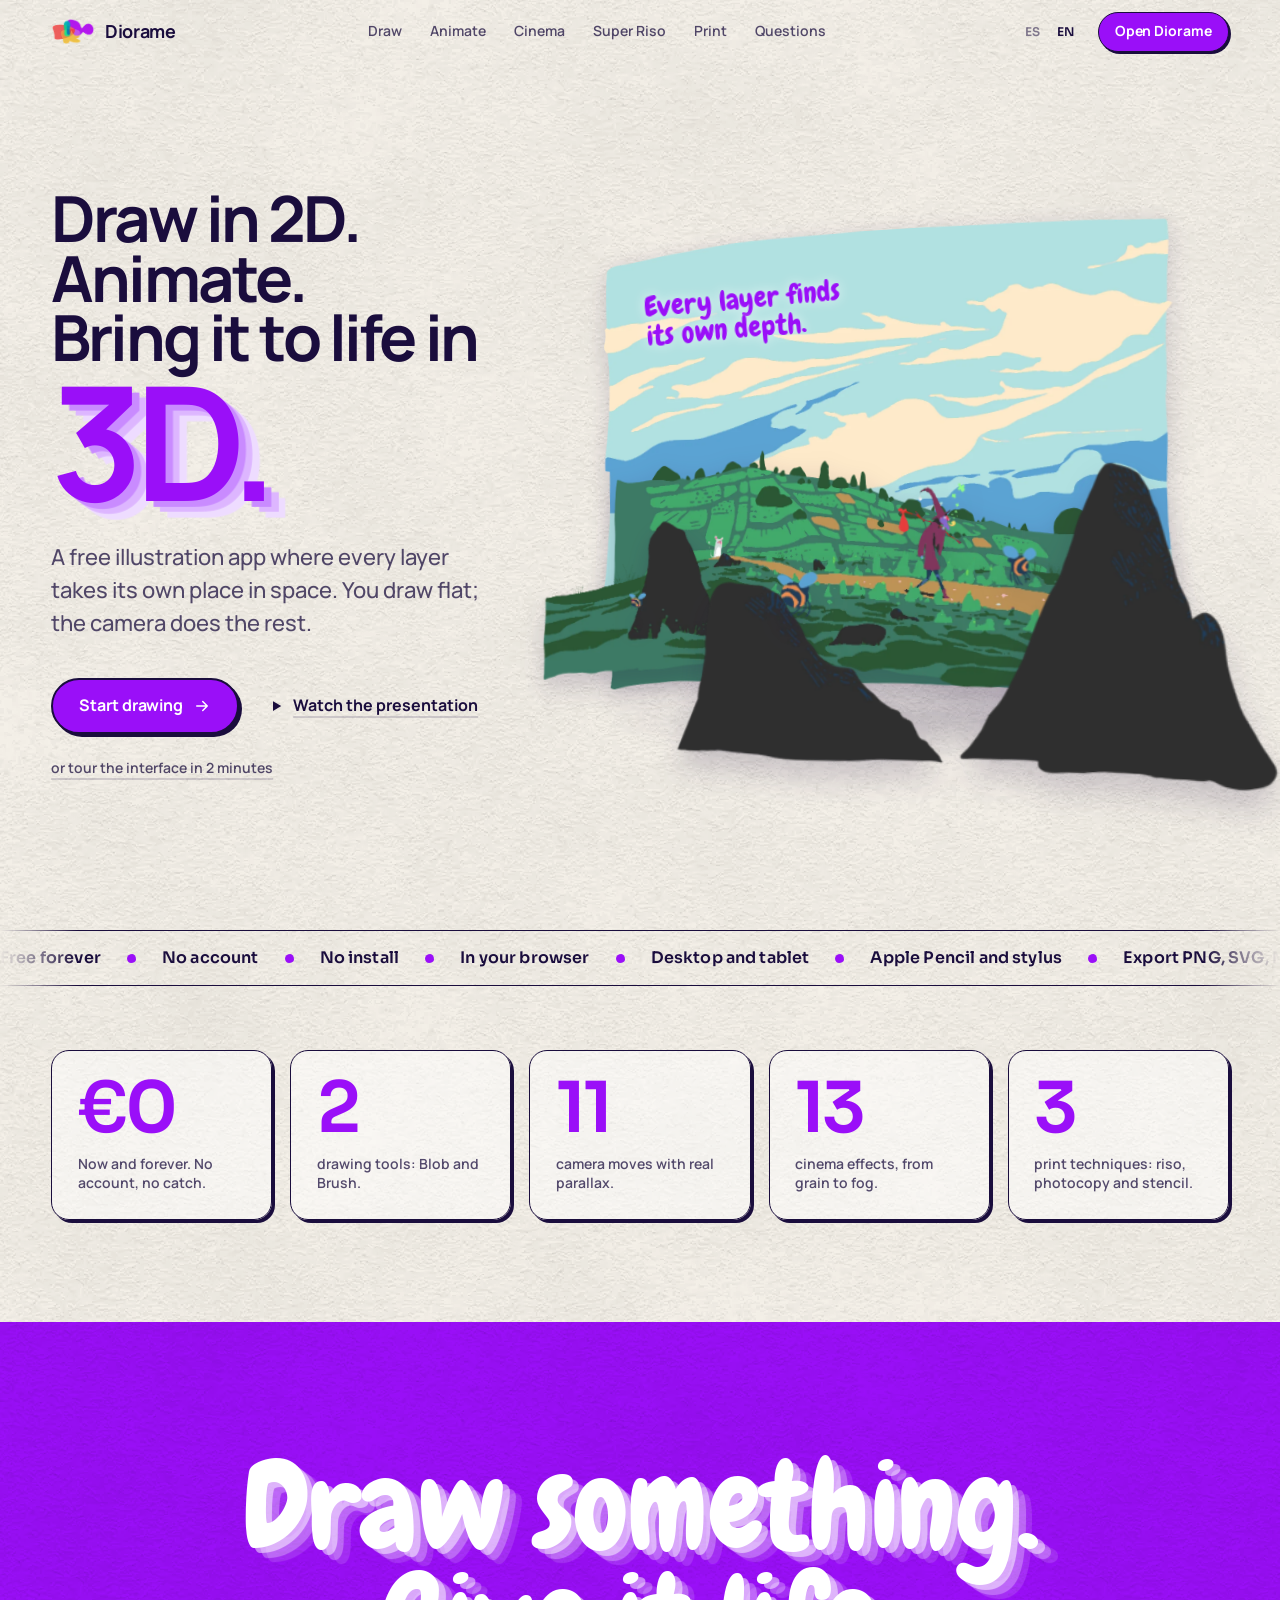
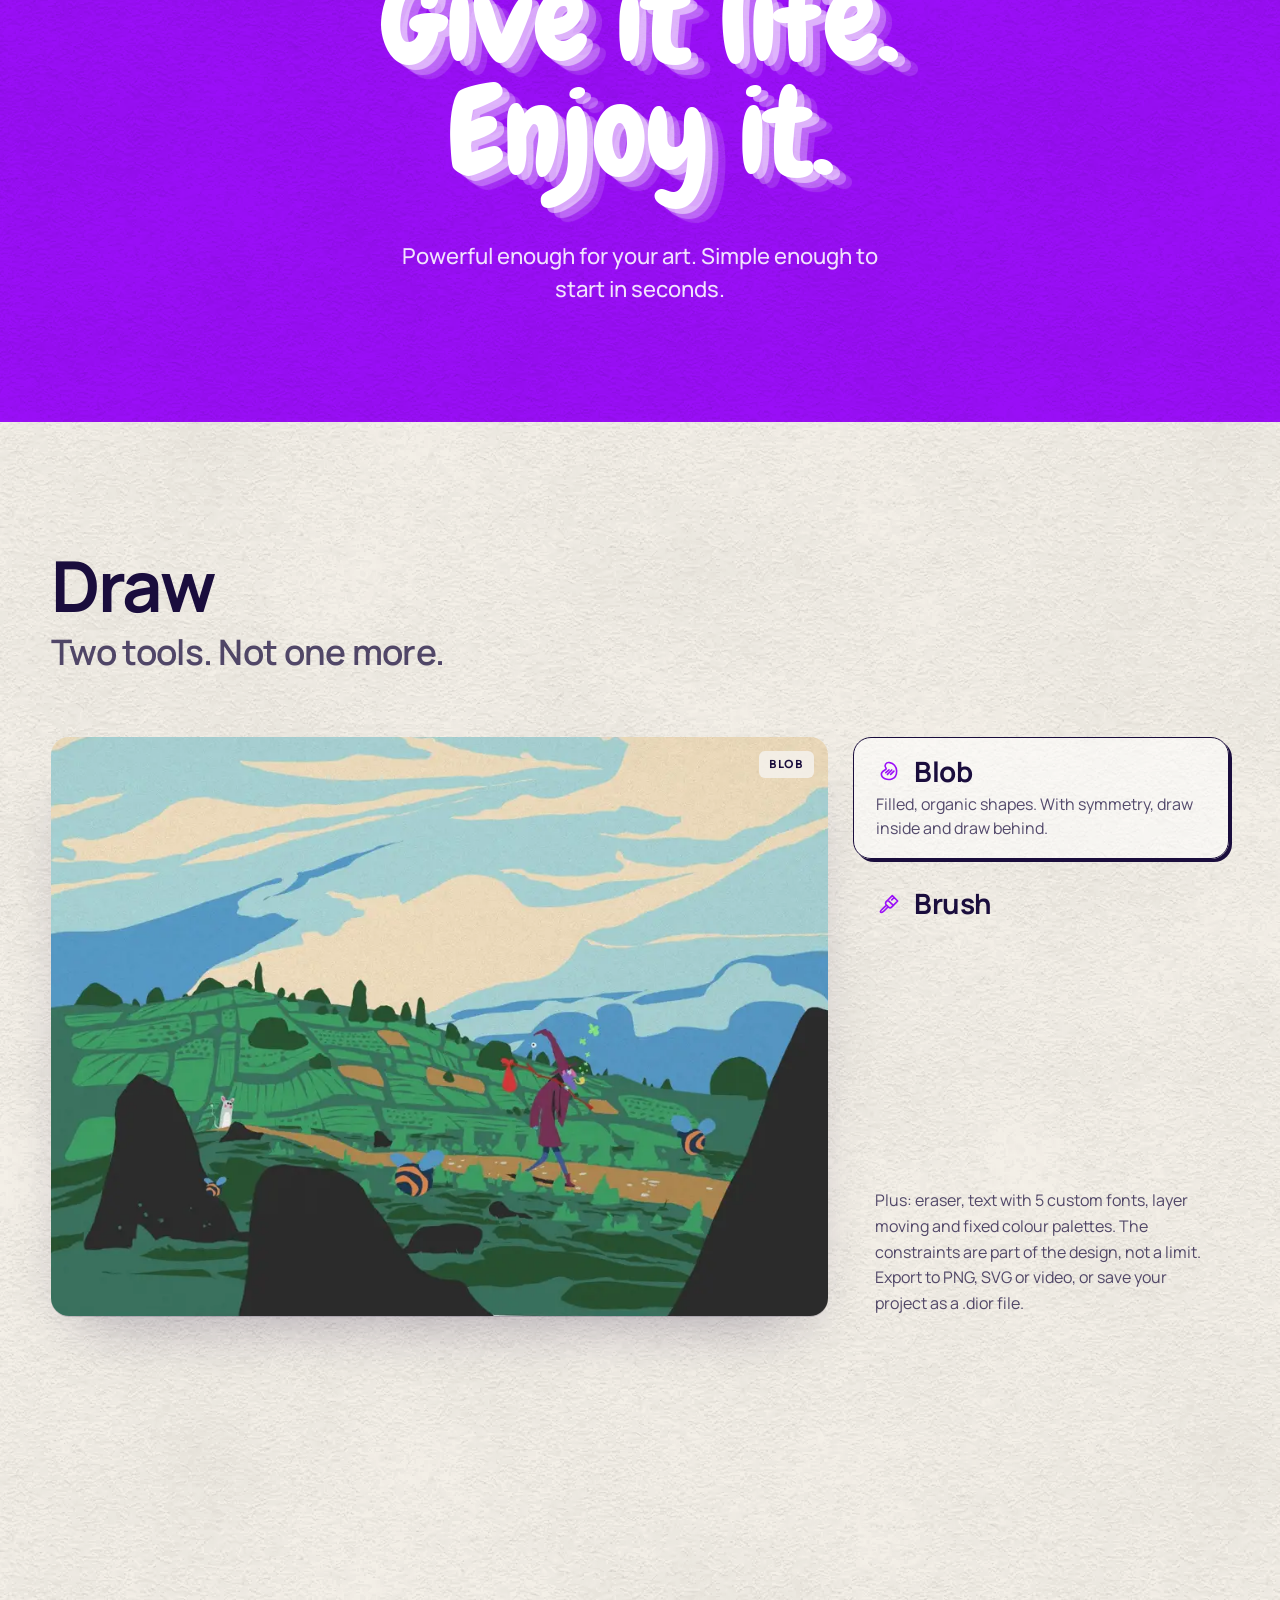
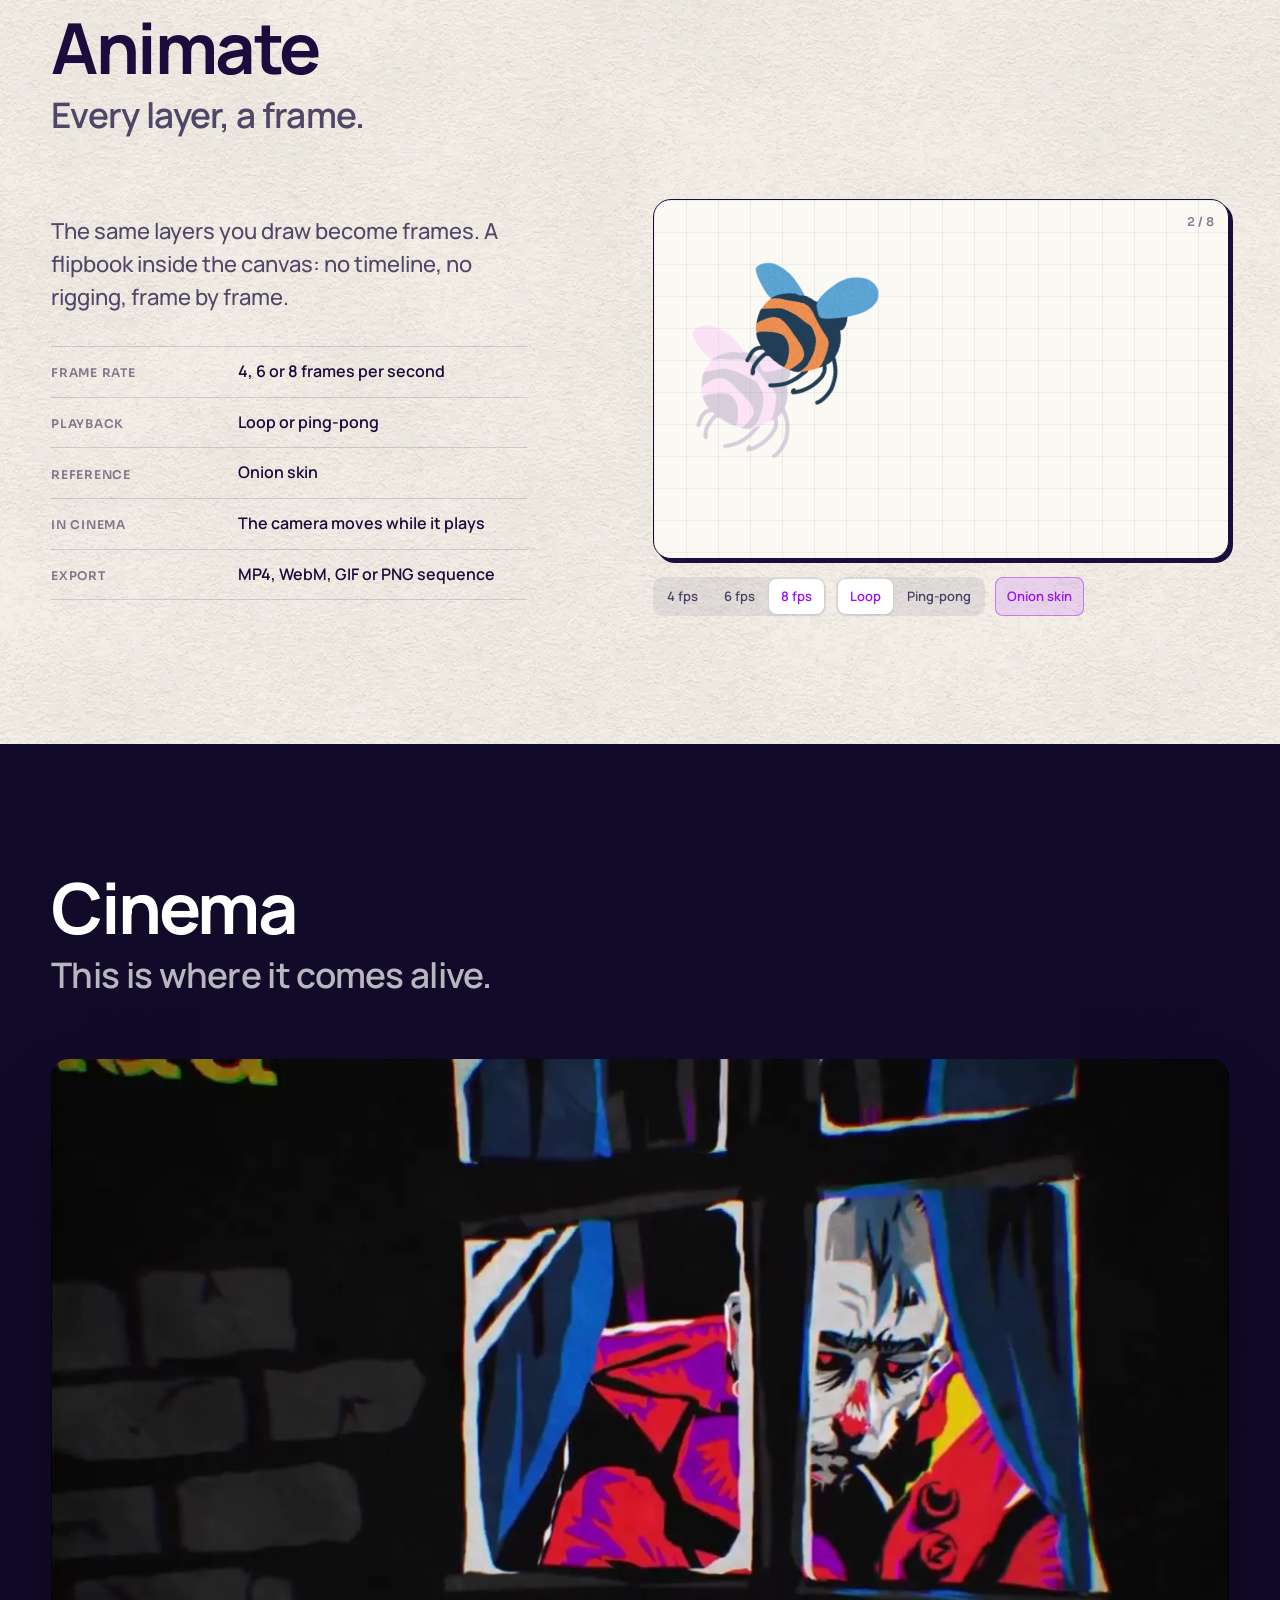
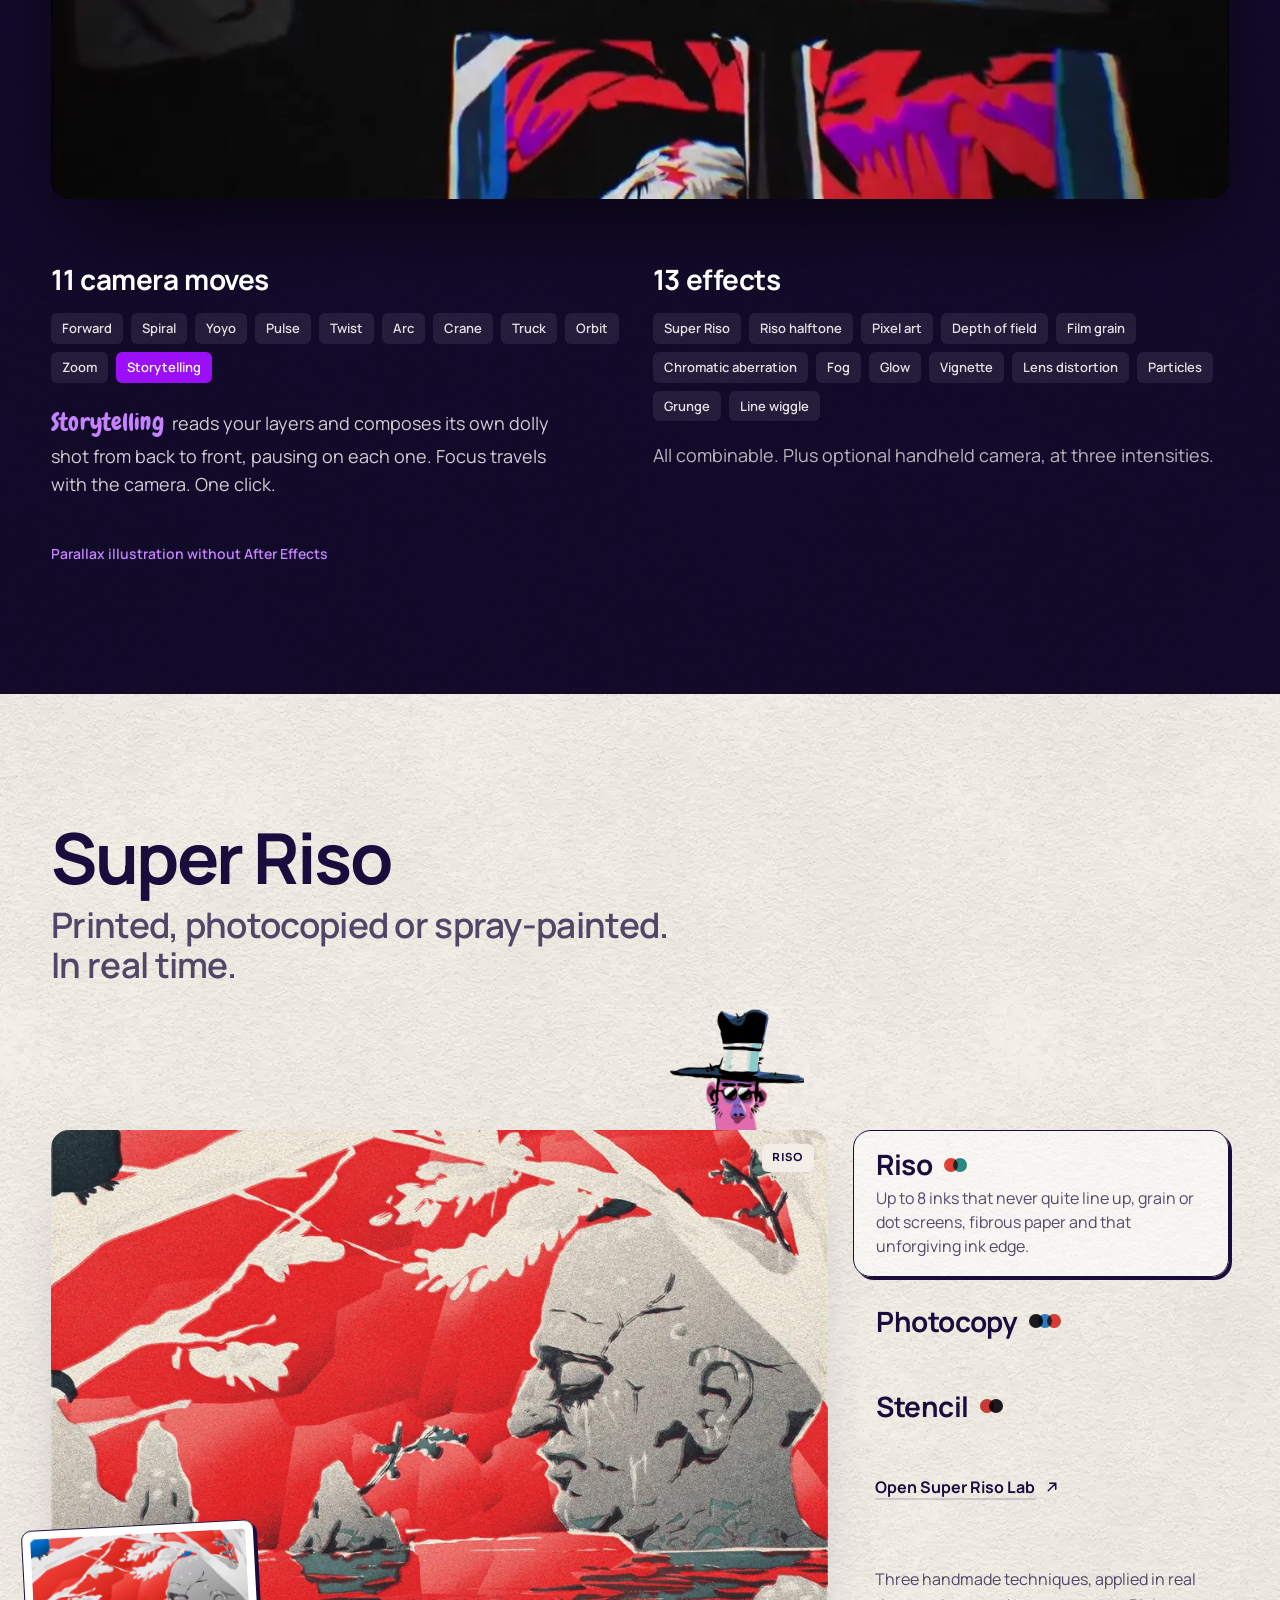
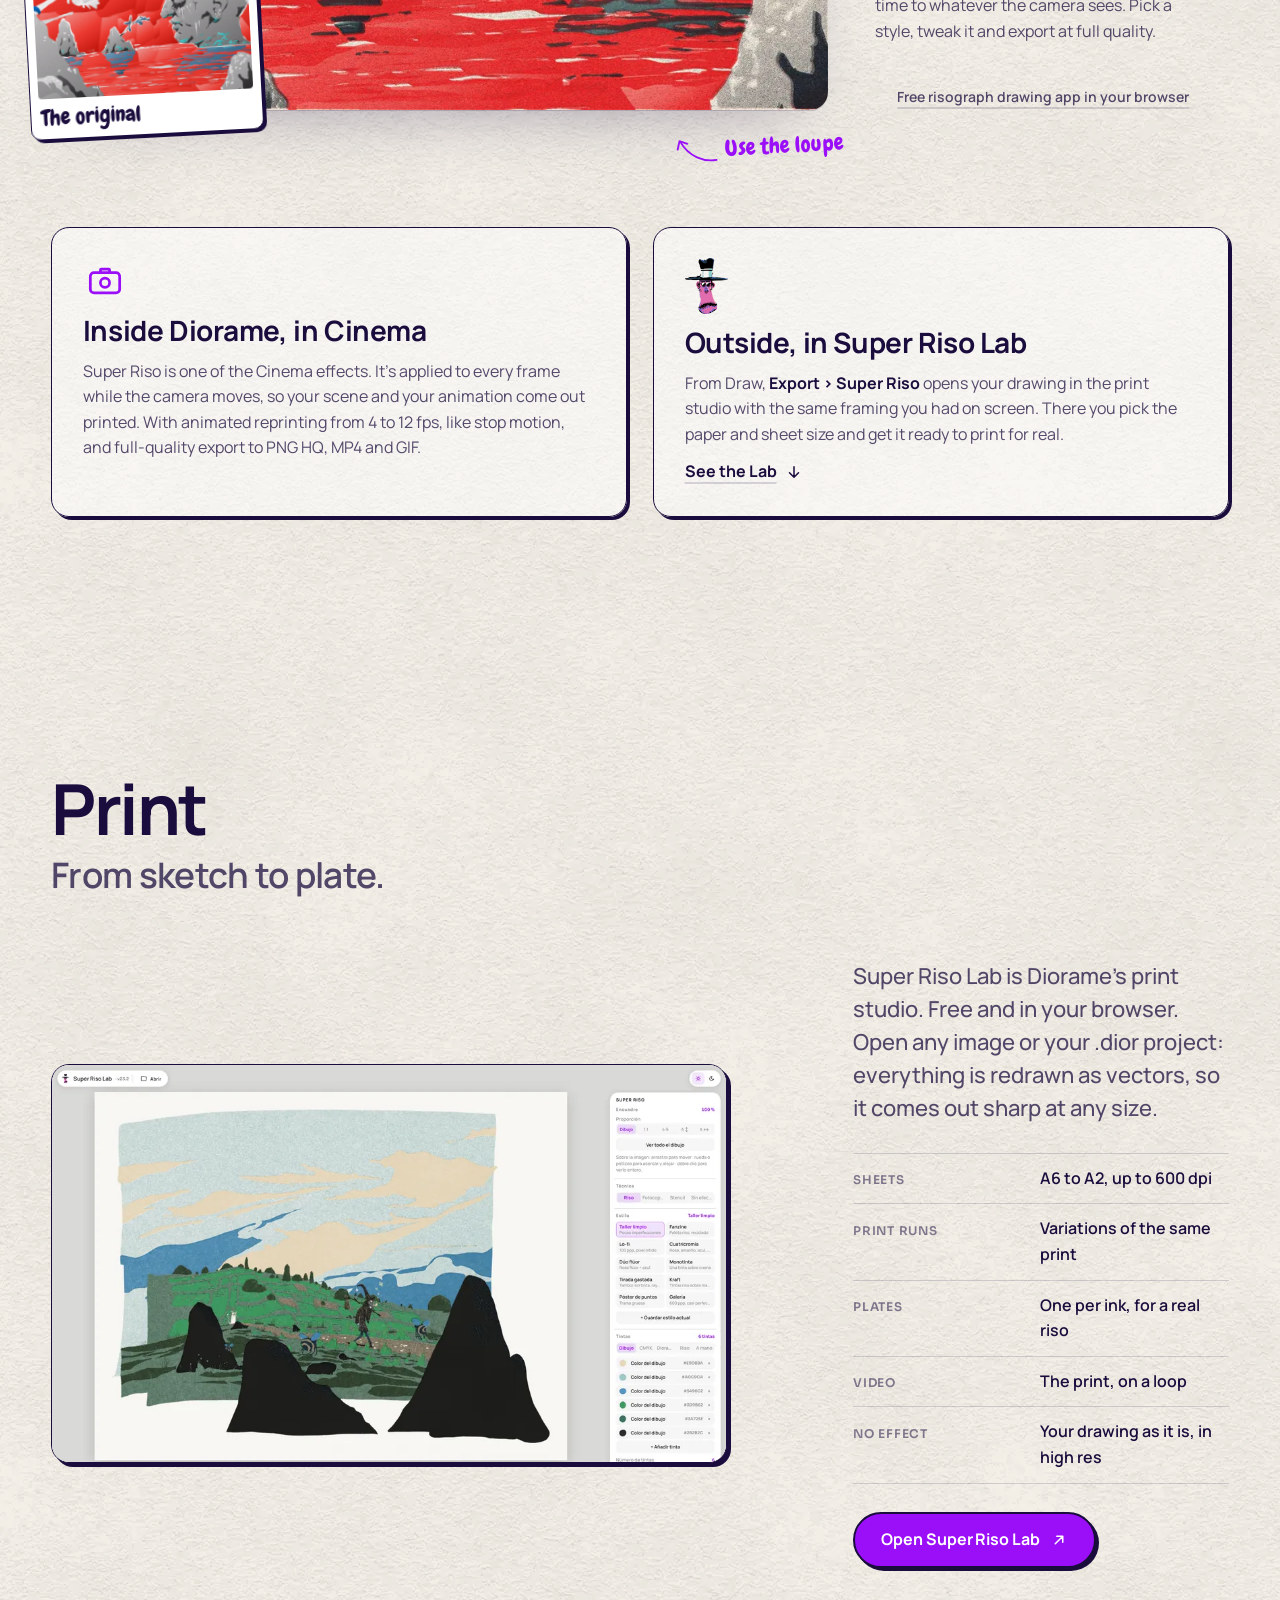
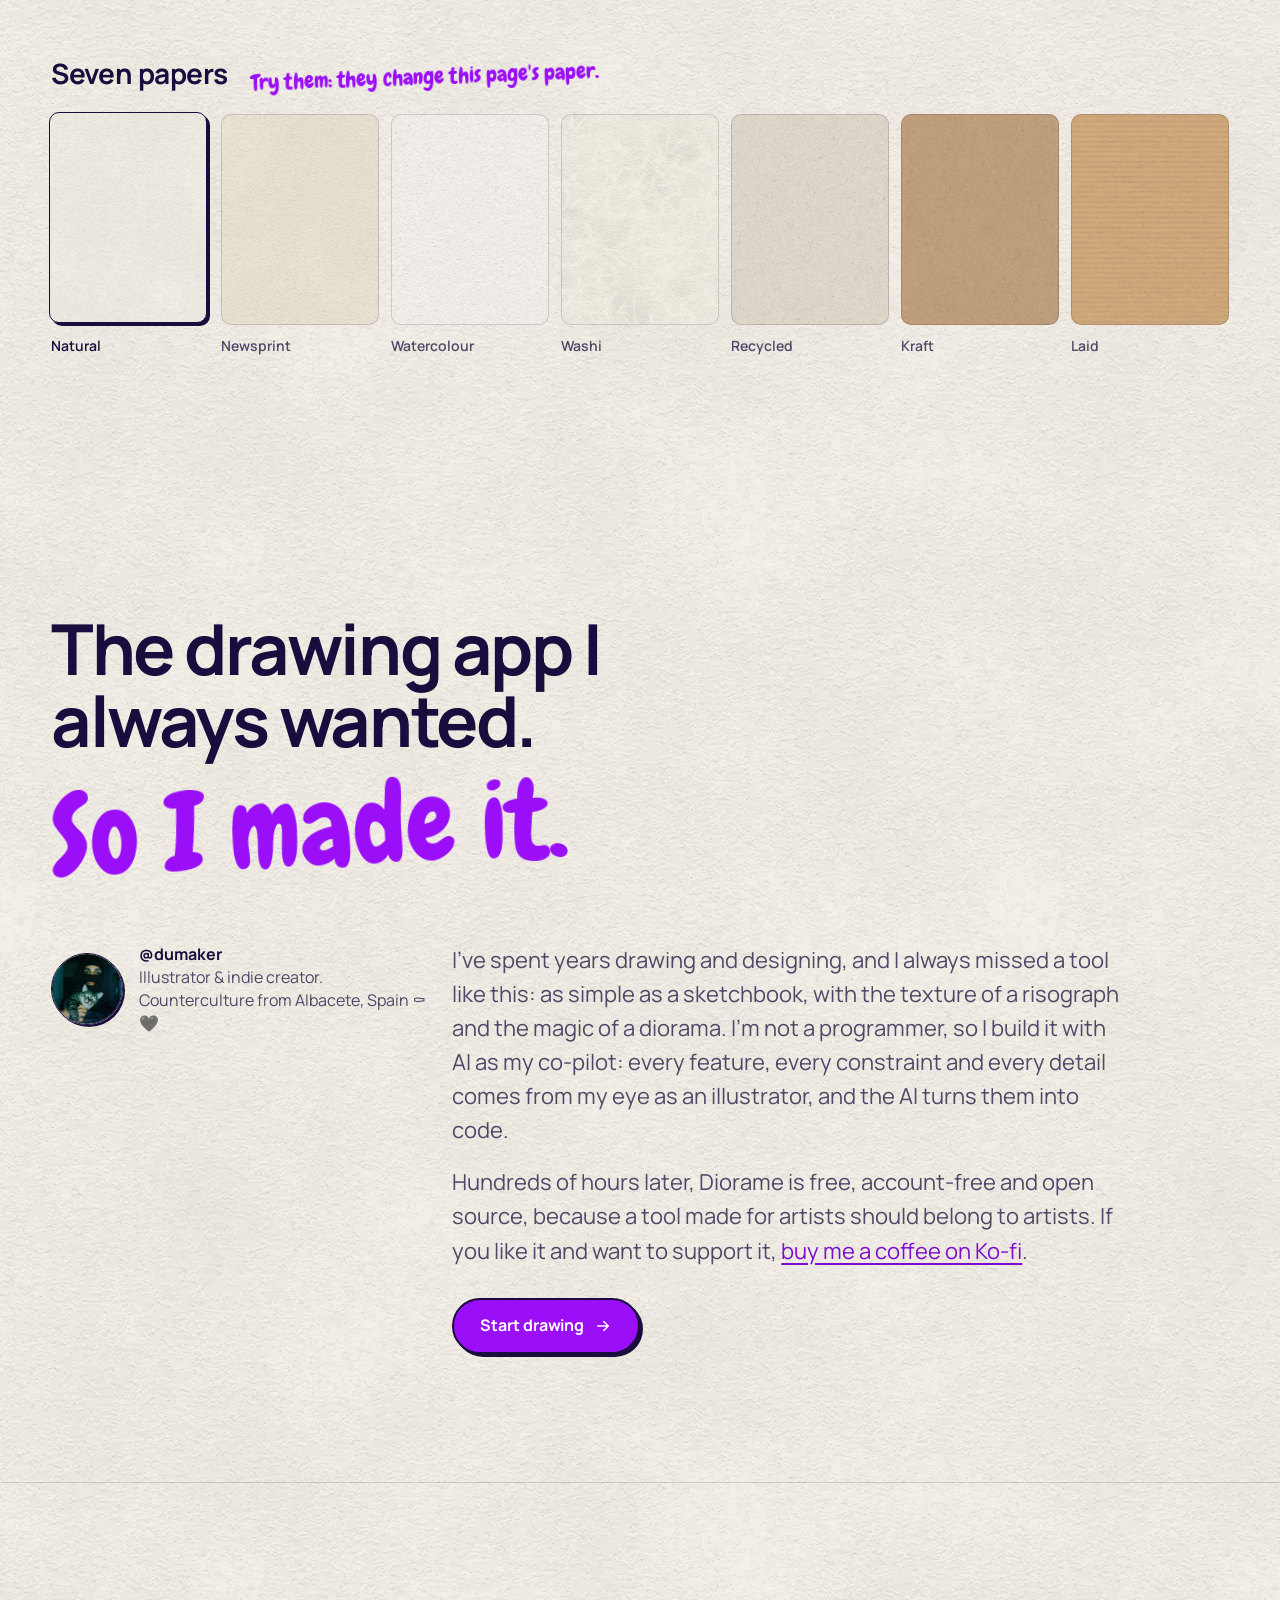
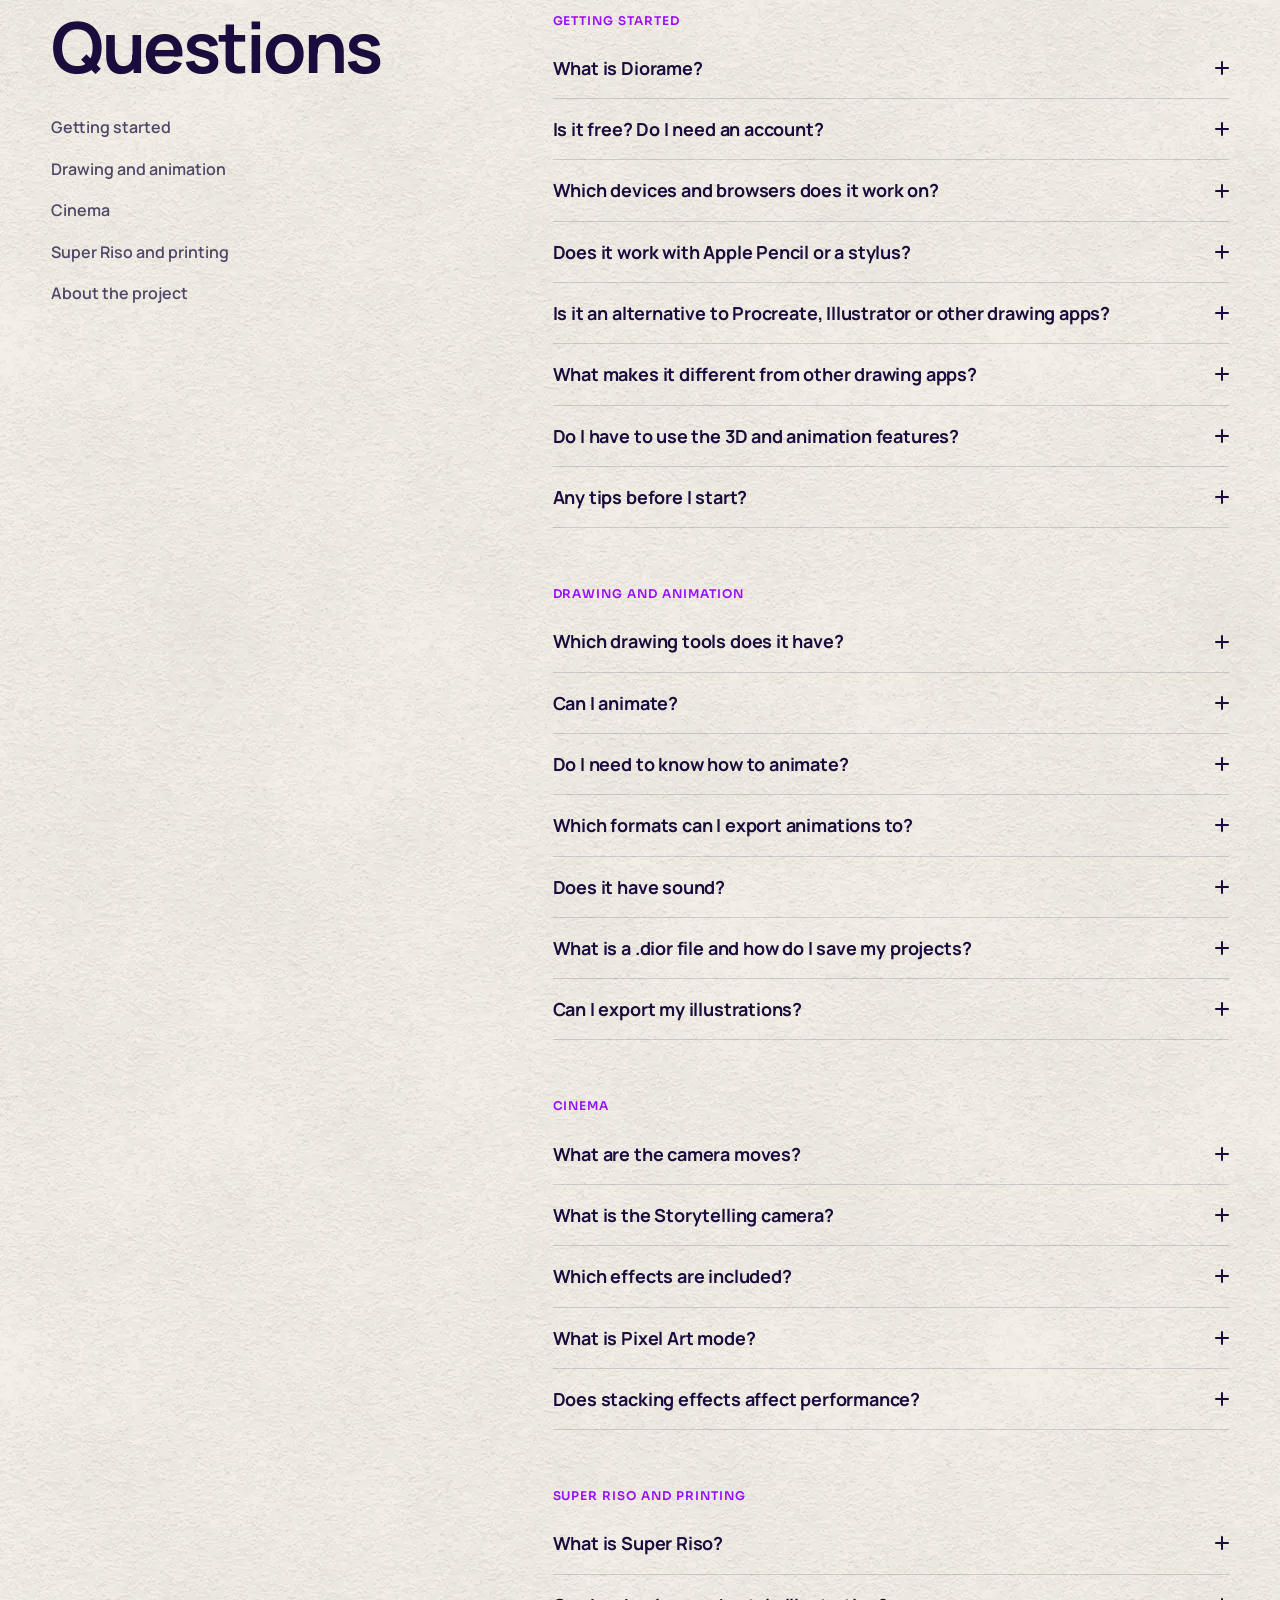
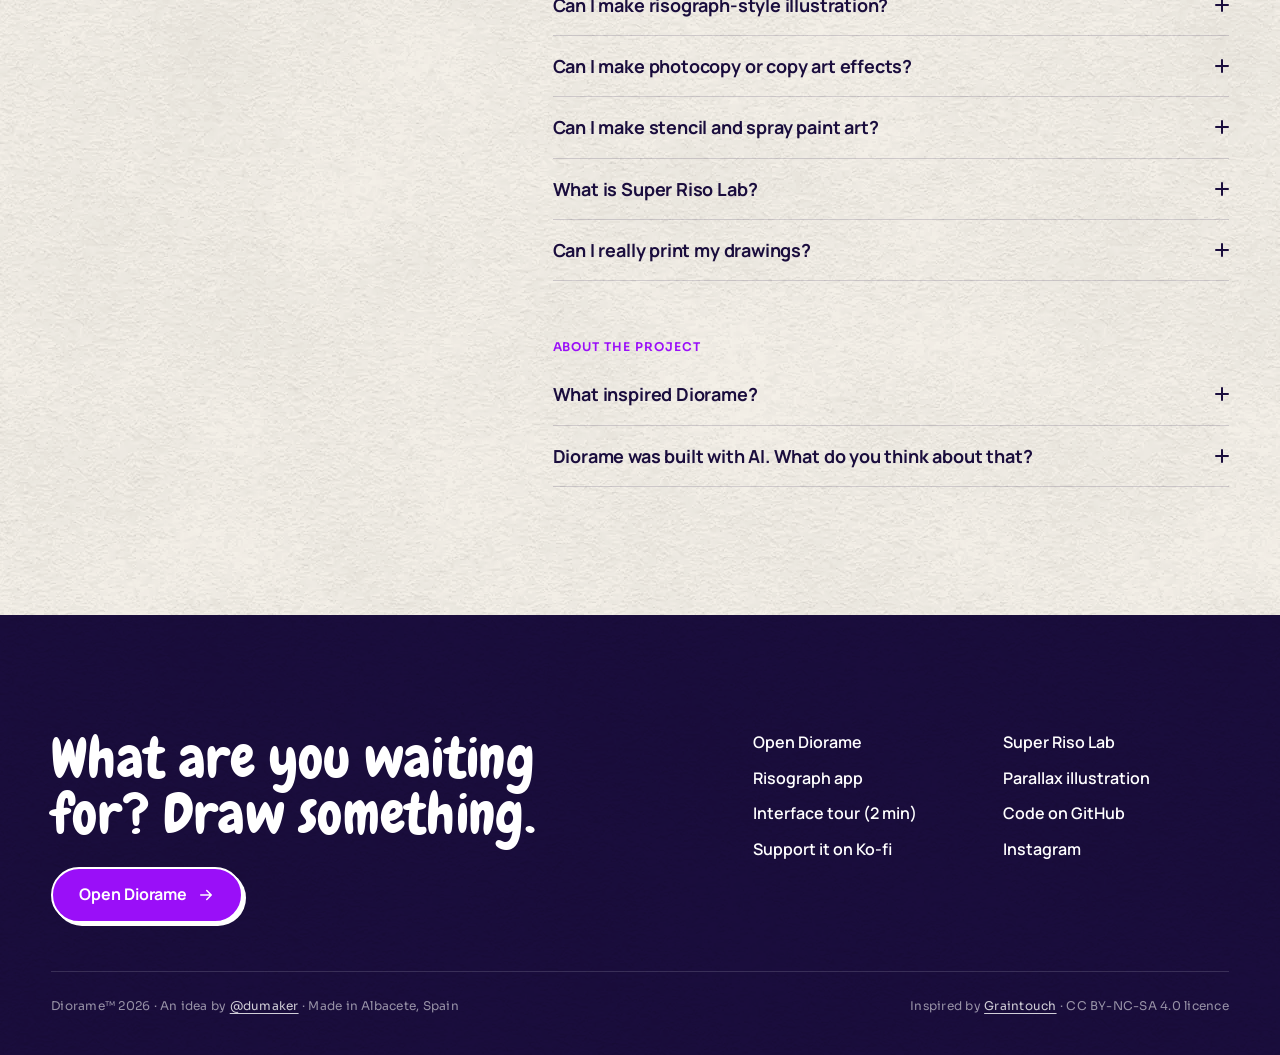
<file: index.html>
<!DOCTYPE html>
<html lang="en">
<head>
  <meta charset="UTF-8">
  <meta name="viewport" content="width=device-width, initial-scale=1">
  <meta name="robots" content="noindex">
  <title>Diorame</title>
  <link rel="icon" type="image/png" href="./assets/img/favicon.png">
  <link rel="alternate" hreflang="en" href="https://diorame.com/en/">
  <link rel="alternate" hreflang="es" href="https://diorame.com/es/">
  <link rel="alternate" hreflang="x-default" href="https://diorame.com/en/">
  <style>
    body {
      margin: 0;
      background: #ffffff;
      display: flex;
      align-items: center;
      justify-content: center;
      min-height: 100vh;
      font-family: 'Manrope', sans-serif;
      color: #353535;
      font-size: 16px;
    }
  </style>
</head>
<body>
  <p>Loading…</p>
  <noscript><p><a href="/en/">English</a> · <a href="/es/">Español</a></p></noscript>
  <script>
    (function () {
      var saved = localStorage.getItem('diorame-lang');
      var lang = saved || (navigator.language || navigator.userLanguage || 'en');
      var target = lang.toLowerCase().startsWith('es') ? '/es/' : '/en/';
      window.location.replace(target);
    })();
  </script>
</body>
</html>
</file>
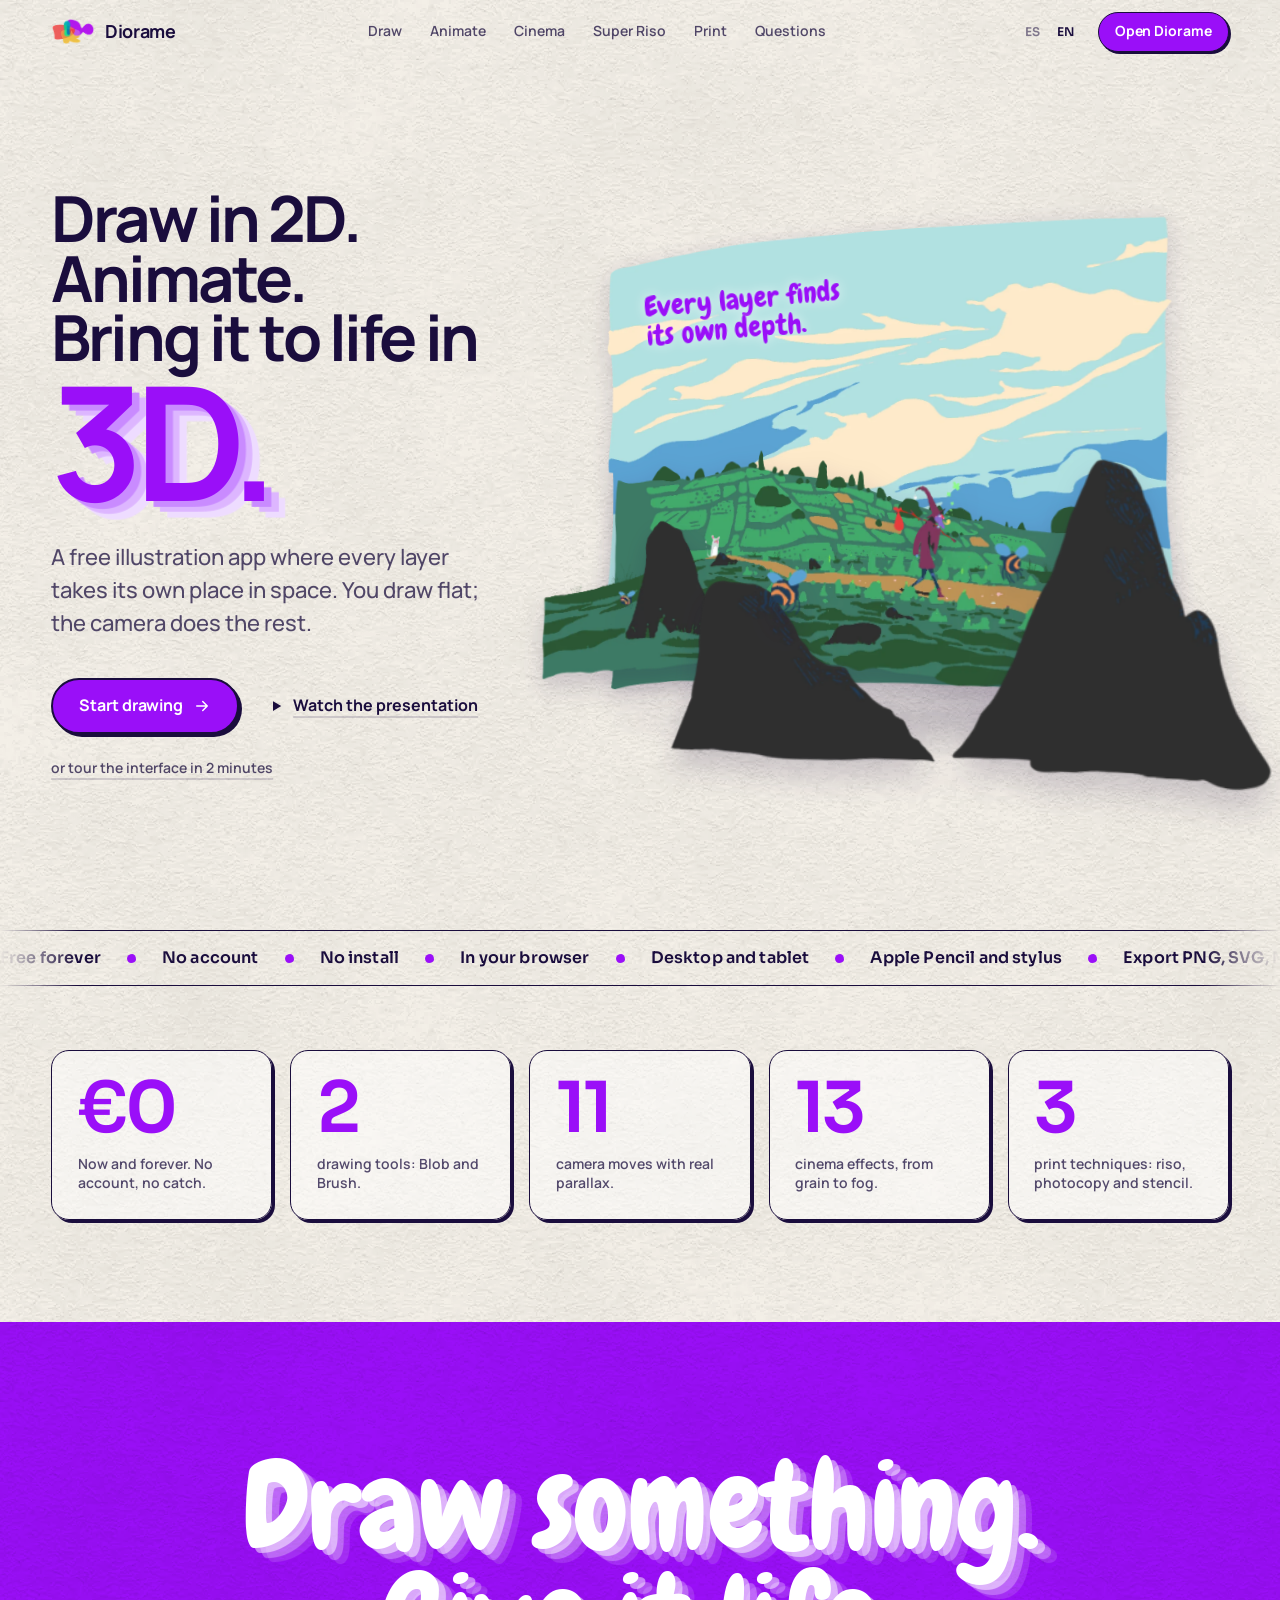
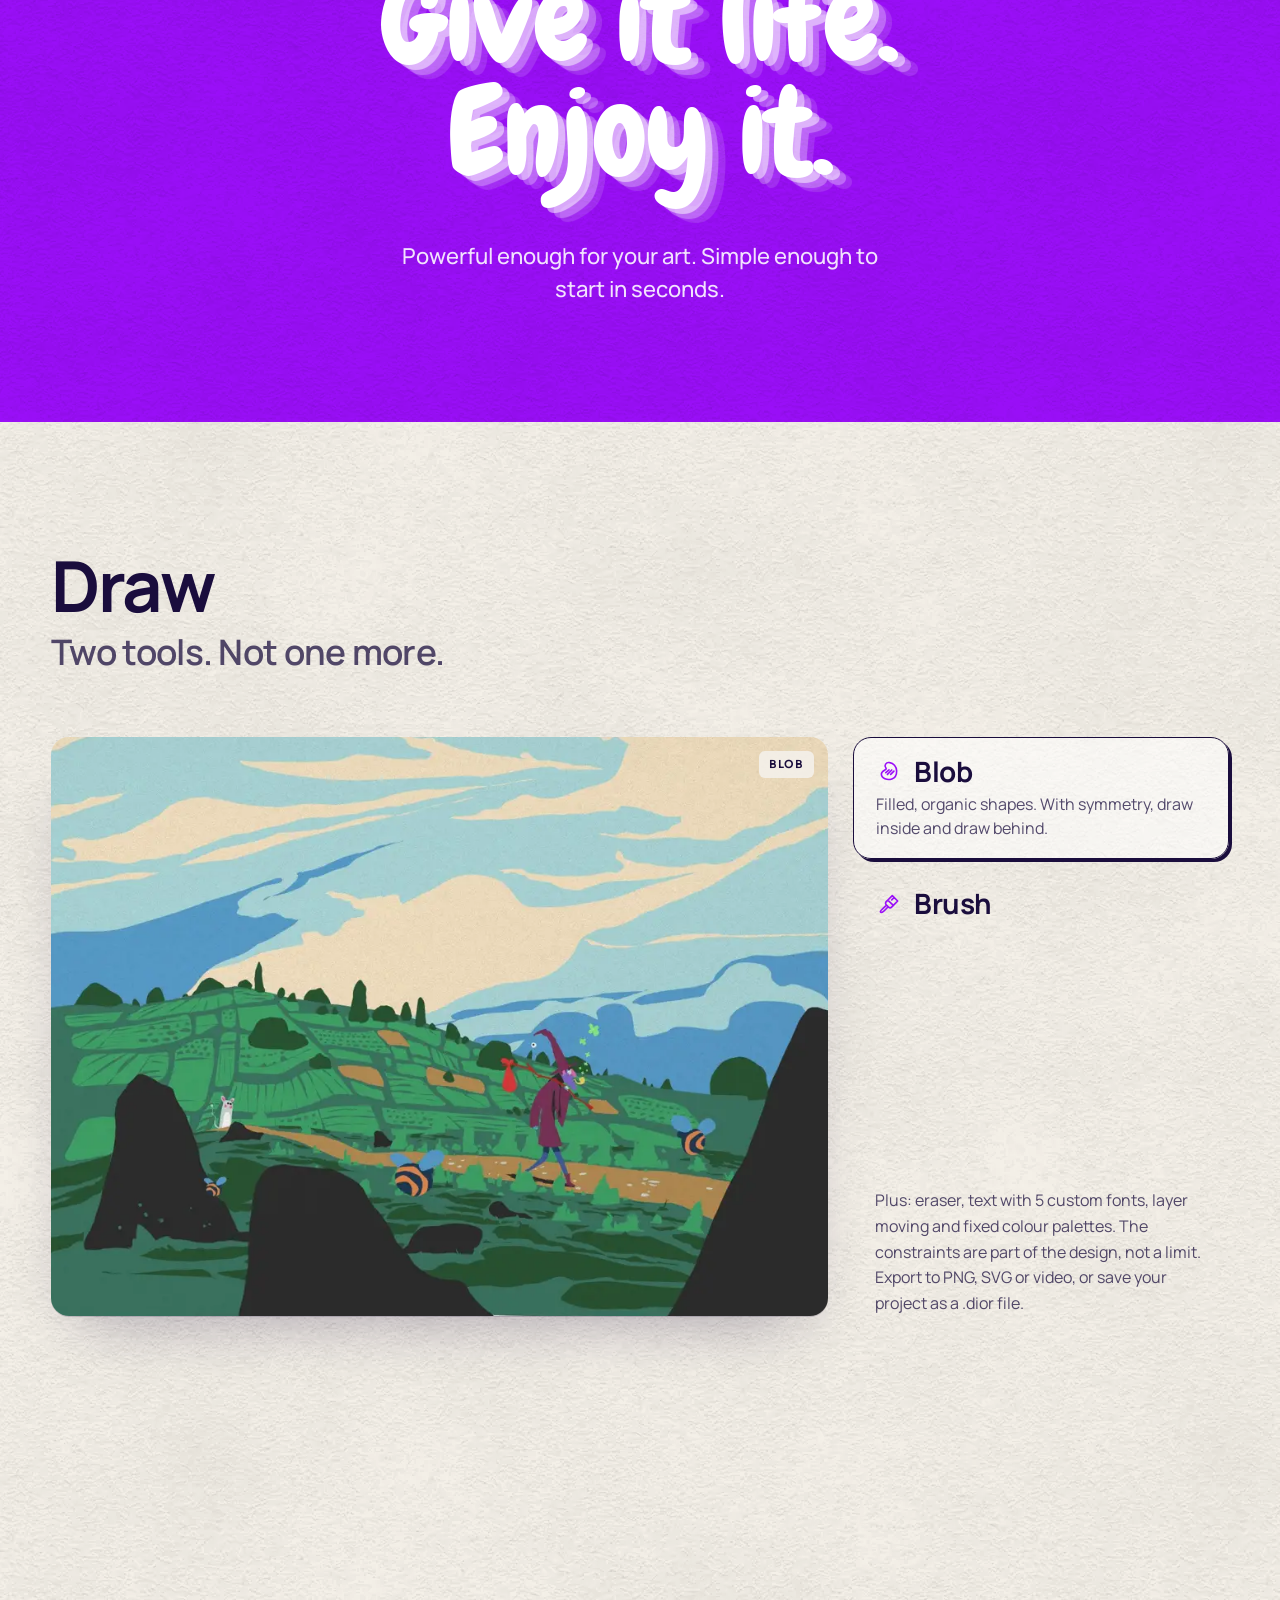
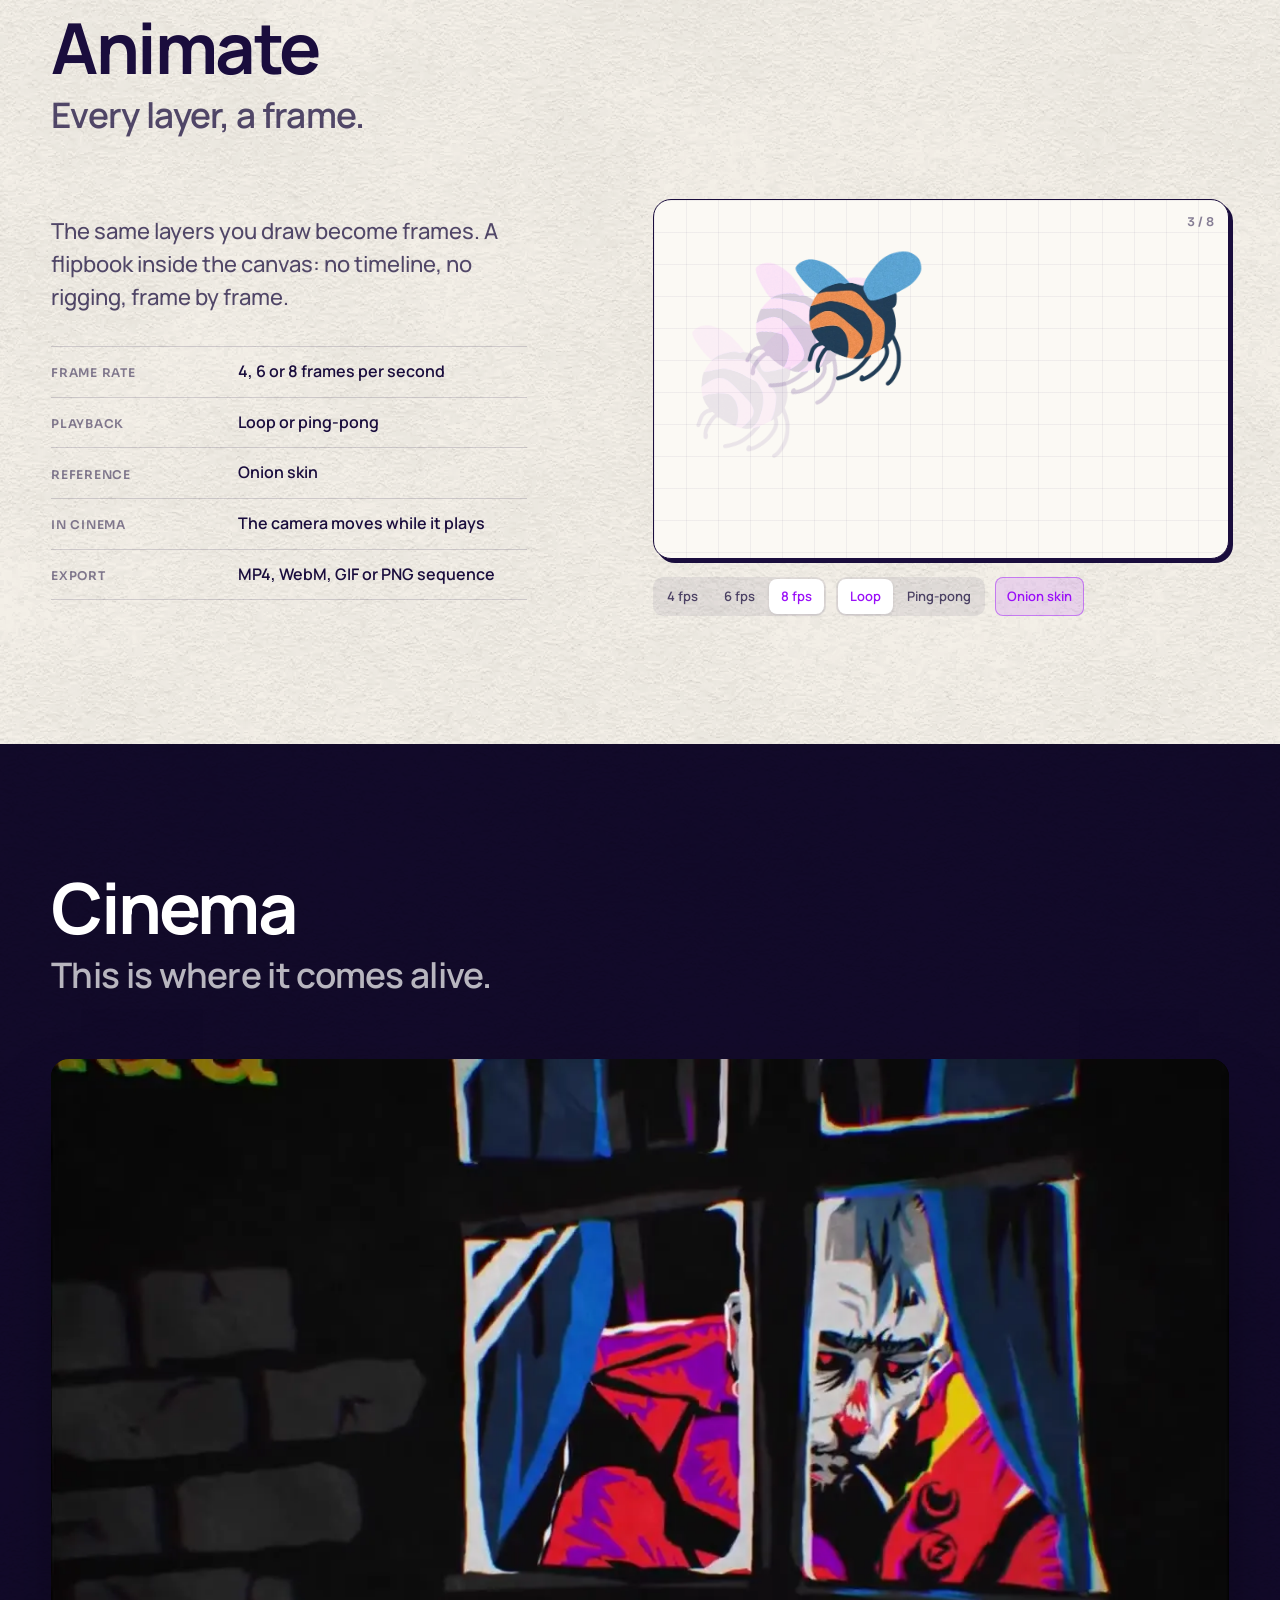
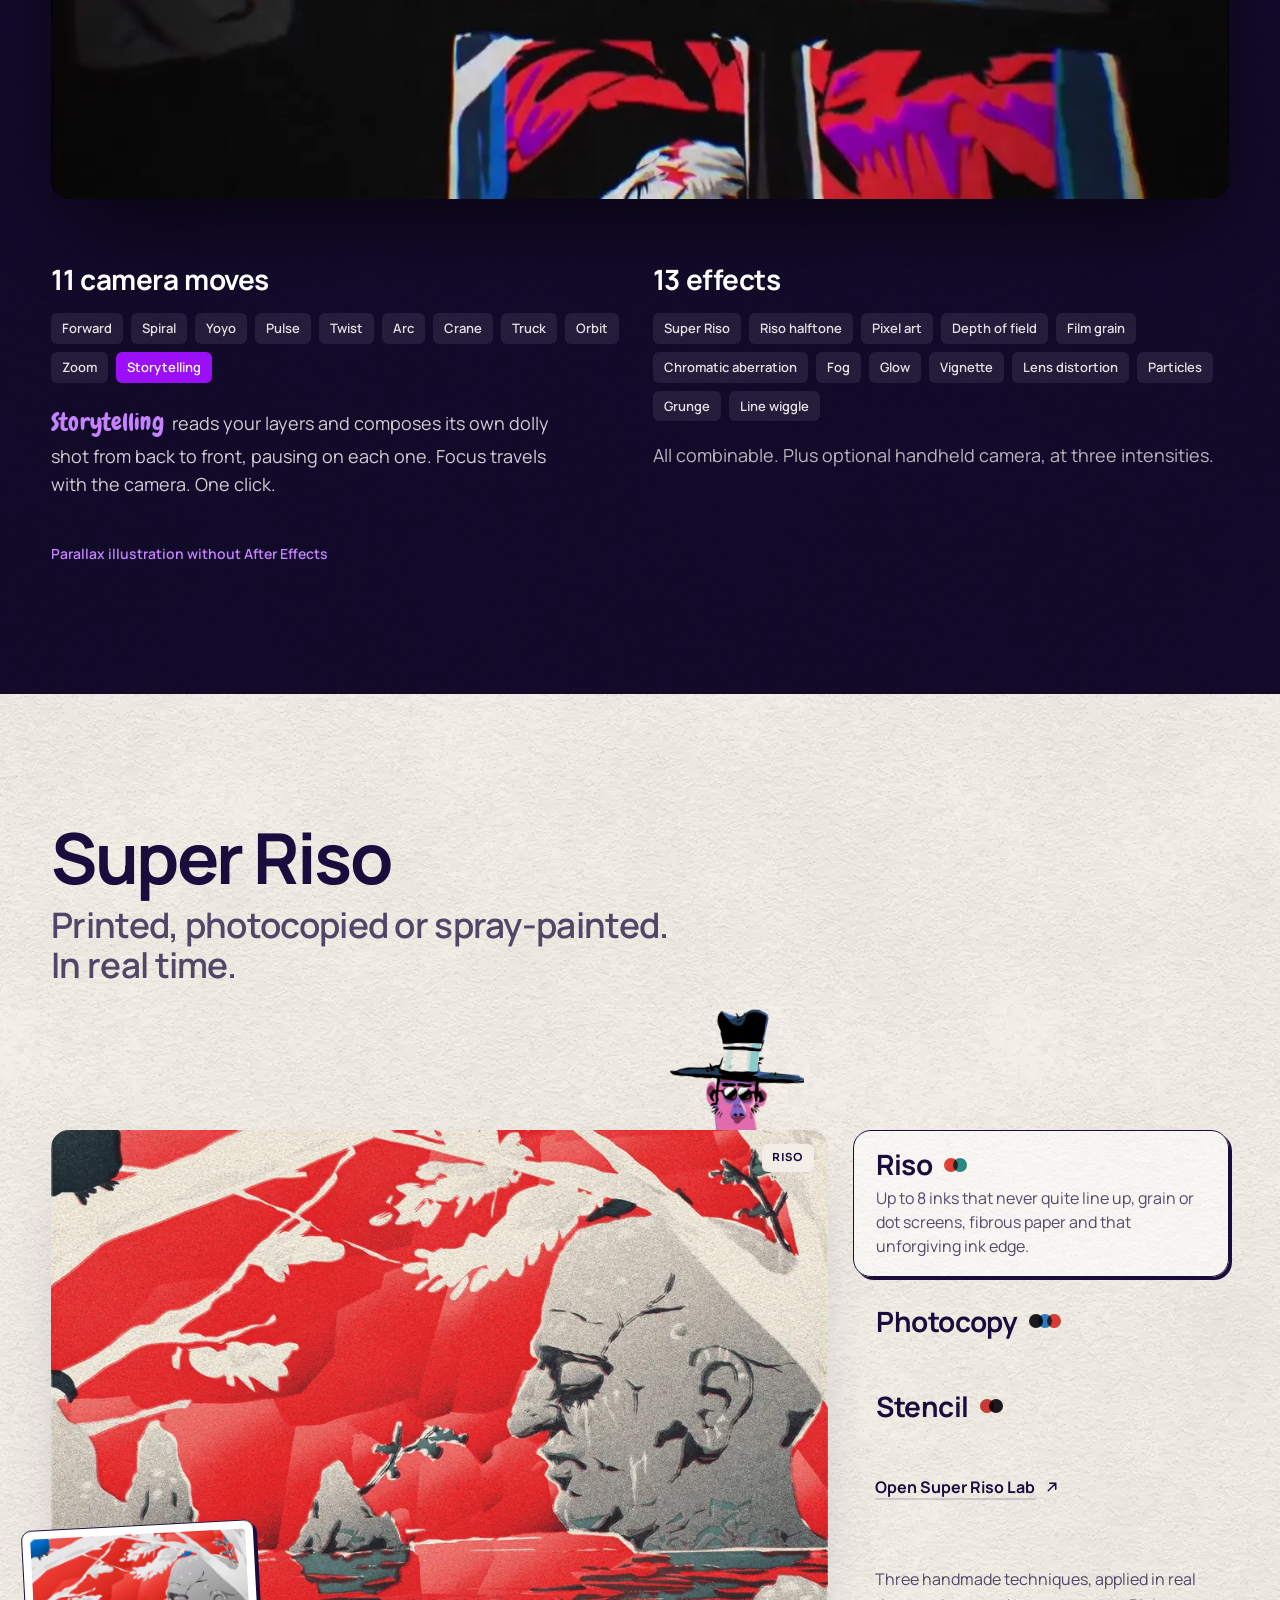
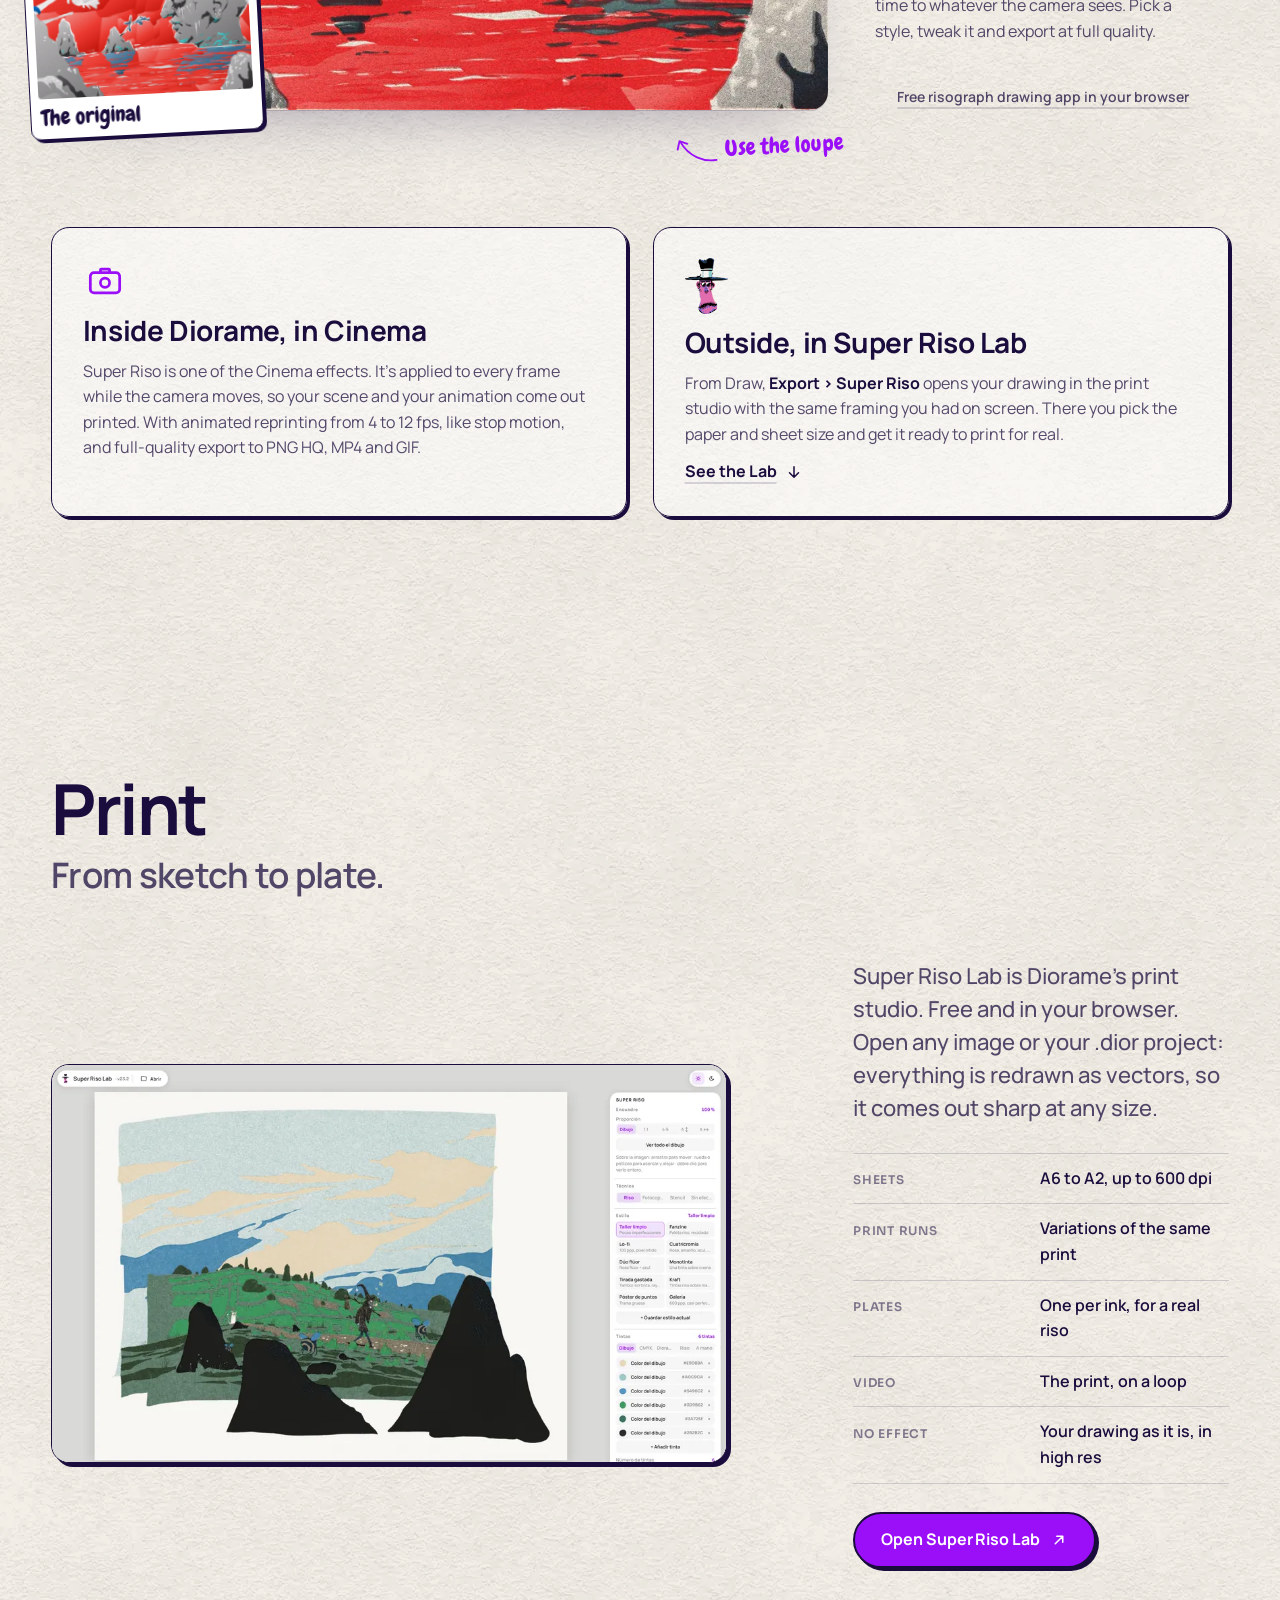
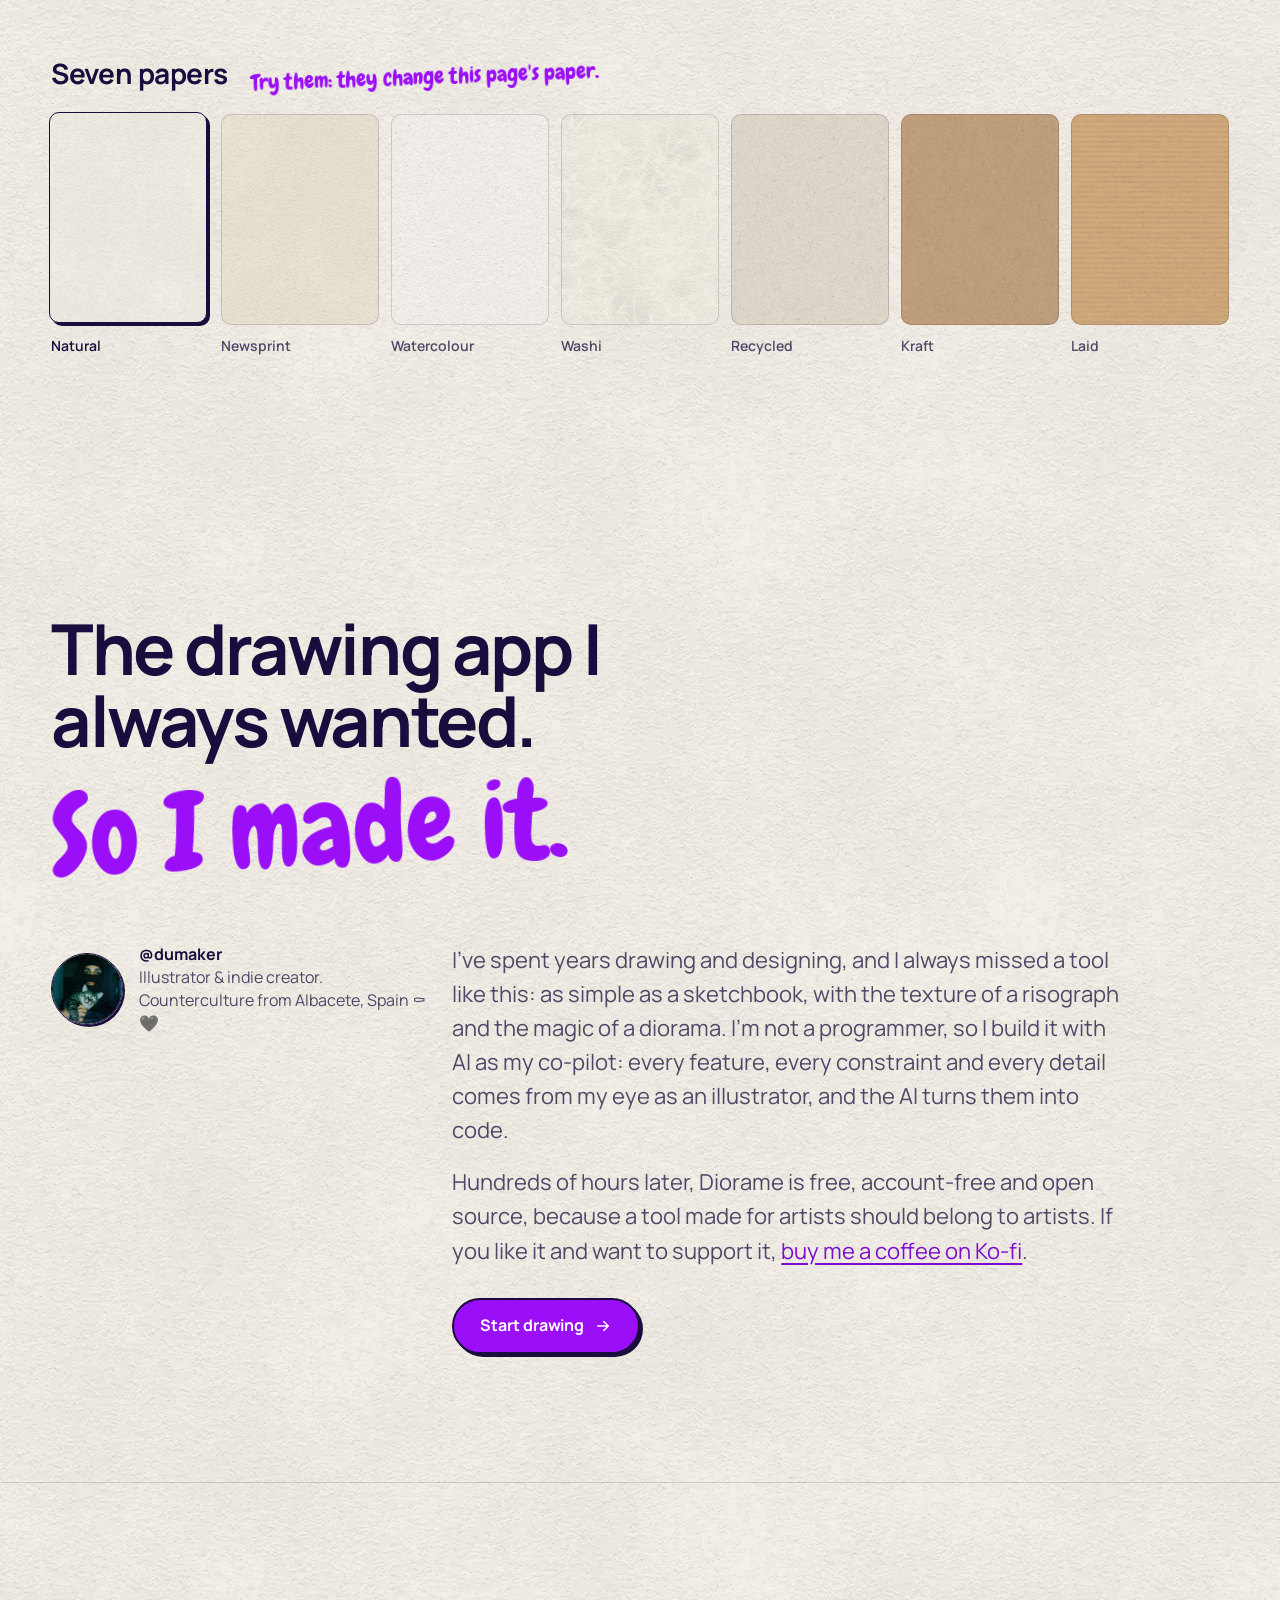
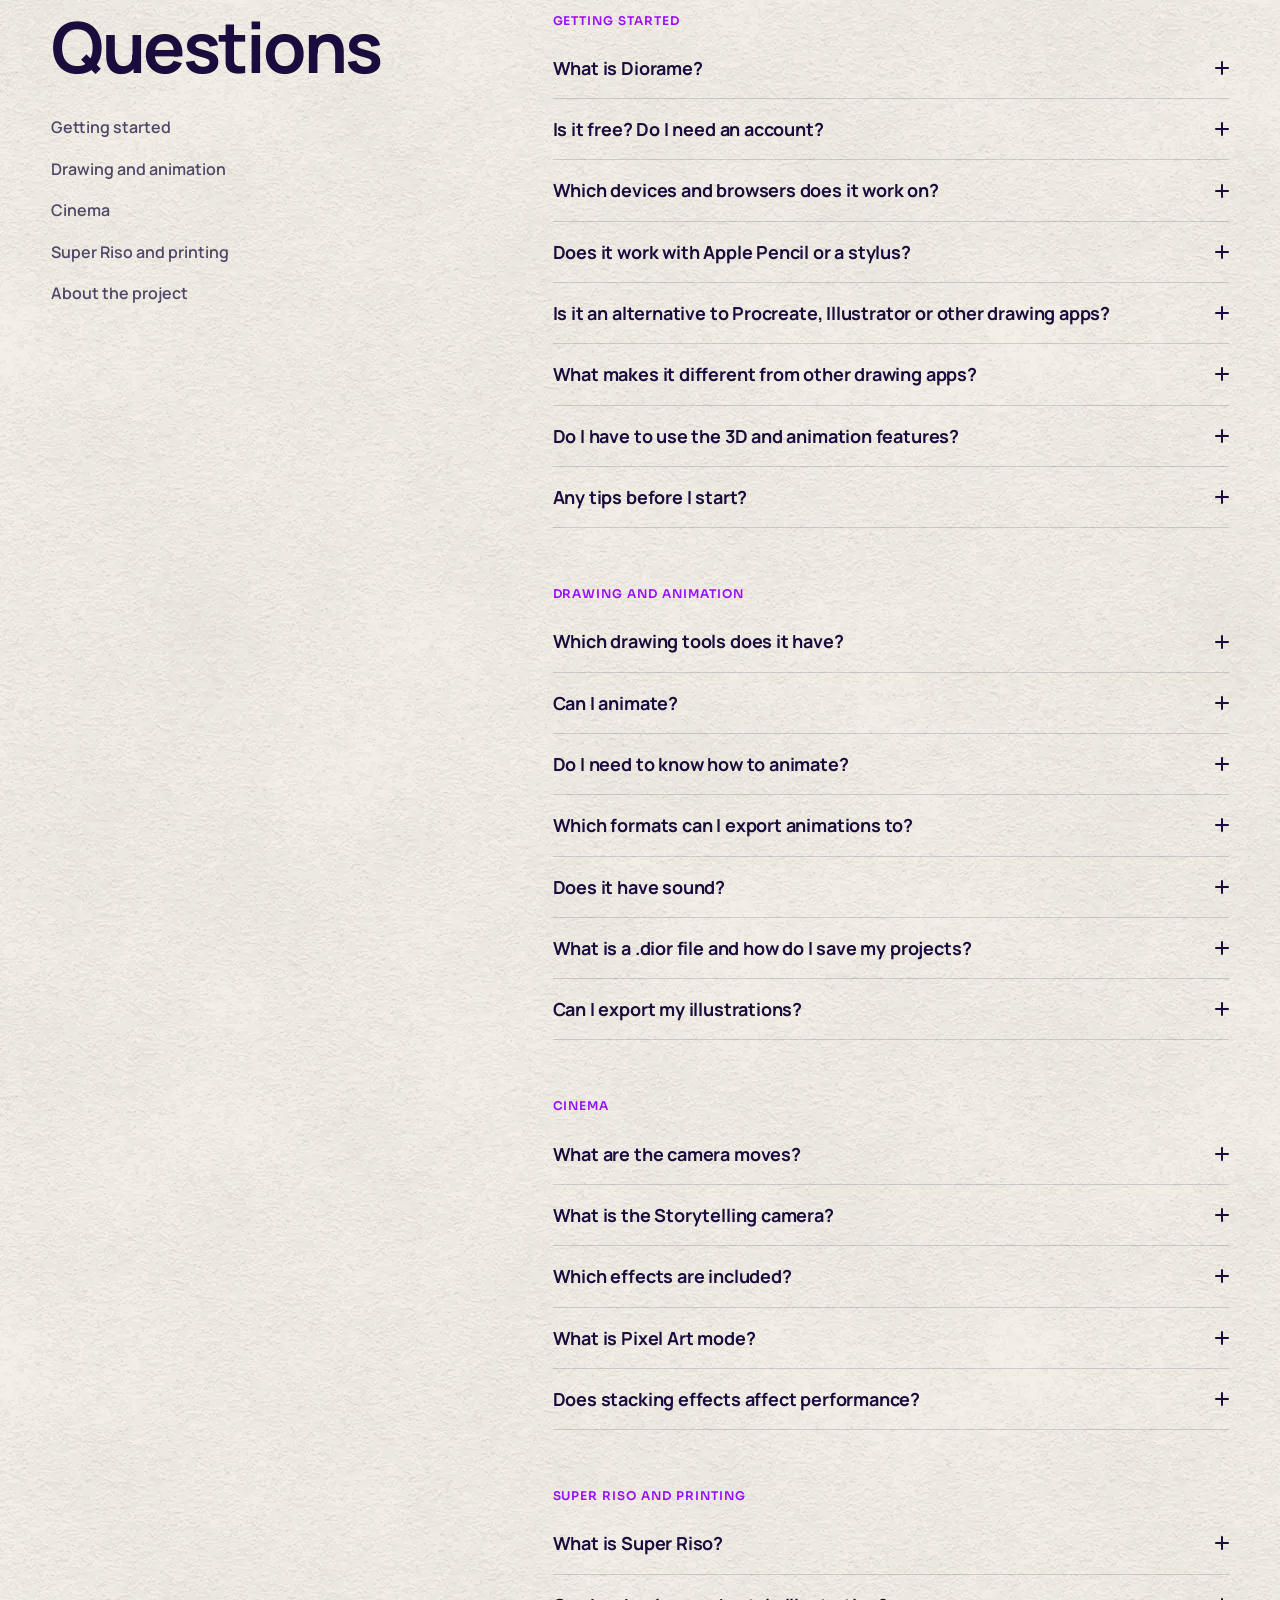
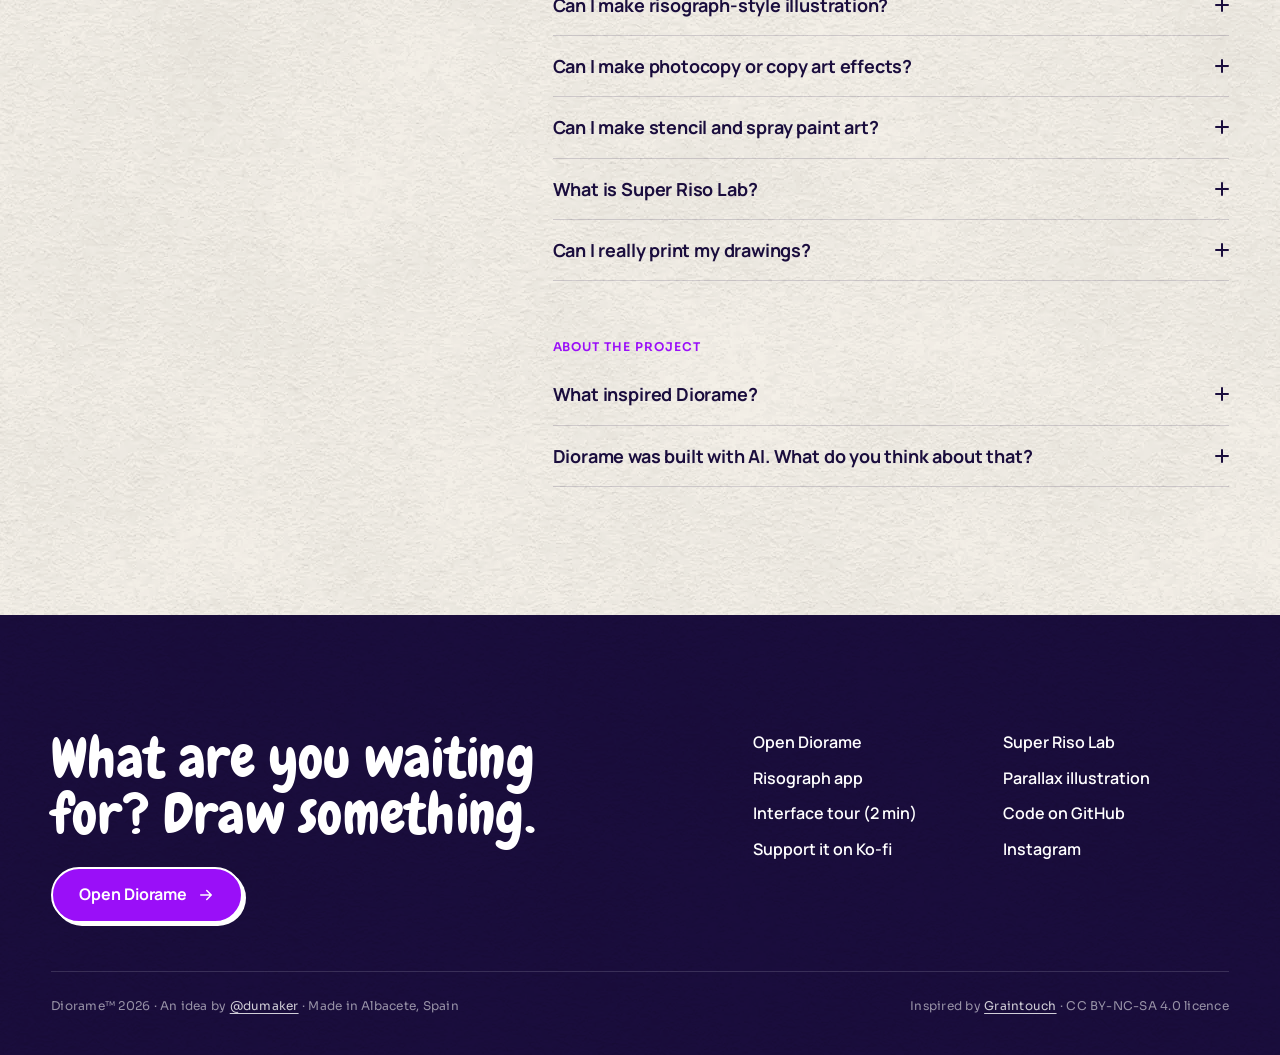
<file: en/index.html>
<!DOCTYPE html>
<html lang="en">
<head>
  <meta charset="UTF-8">
  <meta name="viewport" content="width=device-width, initial-scale=1">
  <meta name="color-scheme" content="light">

  <title>Diorame · Free drawing app with 3D depth and cinematic camera effects</title>
  <meta name="description" content="Diorame is a free, browser-based illustration app. Draw in 2D layers, animate frame by frame and bring it to life in 3D with parallax cameras, cinematic effects and riso, photocopy and stencil printing. No install, no account.">
  <meta name="robots" content="index,follow">
  <meta name="author" content="Dumaker">
  <meta name="theme-color" content="#f4f0e8">

  <meta property="og:type" content="website">
  <meta property="og:url" content="https://diorame.com/en/">
  <meta property="og:site_name" content="Diorame">
  <meta property="og:title" content="Diorame · Draw in 2D. Animate. Bring it to life in 3D.">
  <meta property="og:description" content="Free browser-based illustration app: layers with automatic depth, cinematic cameras and riso, photocopy and stencil printing.">
  <meta property="og:image" content="https://diorame.com/assets/og-image.jpg">
  <meta name="twitter:card" content="summary_large_image">
  <meta name="twitter:image" content="https://diorame.com/assets/og-image.jpg">

  <link rel="canonical" href="https://diorame.com/en/">
  <link rel="alternate" hreflang="en" href="https://diorame.com/en/">
  <link rel="alternate" hreflang="es" href="https://diorame.com/es/">
  <link rel="alternate" hreflang="x-default" href="https://diorame.com/en/">

  <link rel="icon" type="image/png" href="../assets/img/favicon.png">
  <link rel="preload" href="../assets/fonts/manrope-latin-700-normal.woff2" as="font" type="font/woff2" crossorigin>
  <link rel="preload" href="../assets/fonts/chewy-400.woff2" as="font" type="font/woff2" crossorigin>
  <link rel="preload" href="../assets/diorama/capa-0.webp" as="image">
  <link rel="stylesheet" href="../assets/site.css?v=24">
  <script type="application/ld+json">
{
  "@context": "https://schema.org",
  "@type": [
    "WebApplication",
    "SoftwareApplication"
  ],
  "name": "Diorame",
  "url": "https://diorame.com/en/",
  "description": "Diorame is a free, browser-based illustration app. Draw in 2D layers, animate frame by frame and bring it to life in 3D with parallax cameras, cinematic effects and riso, photocopy and stencil printing. No install, no account.",
  "inLanguage": "en",
  "applicationCategory": "DesignApplication",
  "operatingSystem": "Any (web browser)",
  "isAccessibleForFree": true,
  "offers": {
    "@type": "Offer",
    "price": "0",
    "priceCurrency": "EUR"
  },
  "image": "https://diorame.com/assets/og-image.jpg",
  "installUrl": "https://diorame.dumaker.com/",
  "author": {
    "@type": "Person",
    "name": "Dumaker",
    "url": "https://www.instagram.com/dumaker/"
  }
}
  </script>
  <script type="application/ld+json">
{
  "@context": "https://schema.org",
  "@type": "FAQPage",
  "inLanguage": "en",
  "mainEntity": [
    {
      "@type": "Question",
      "name": "What is Diorame?",
      "acceptedAnswer": {
        "@type": "Answer",
        "text": "A free, browser-based illustration tool for drawing in 2D and bringing your work to life in 3D, instantly. Every layer sits at its own depth on its own, with parallax and cinematic camera moves. No 3D knowledge, no complex controls."
      }
    },
    {
      "@type": "Question",
      "name": "Is it free? Do I need an account?",
      "acceptedAnswer": {
        "@type": "Answer",
        "text": "Completely free, no account, forever. No catch: open the app and start drawing. Nothing to install, nothing to sign up for."
      }
    },
    {
      "@type": "Question",
      "name": "Which devices and browsers does it work on?",
      "acceptedAnswer": {
        "@type": "Answer",
        "text": "Any modern desktop or tablet browser: Chrome, Firefox, Safari and Edge. Phones are not supported, by design: there just isn't room on such a small screen to make the most of it. Super Riso Lab does work on phones, although it's made for desktop."
      }
    },
    {
      "@type": "Question",
      "name": "Does it work with Apple Pencil or a stylus?",
      "acceptedAnswer": {
        "@type": "Answer",
        "text": "Yes. Diorame is optimized for tablets and works with any stylus your browser supports, Apple Pencil included. Touch gestures for zoom, pan, orbit and undo or redo work too."
      }
    },
    {
      "@type": "Question",
      "name": "Is it an alternative to Procreate, Illustrator or other drawing apps?",
      "acceptedAnswer": {
        "@type": "Answer",
        "text": "It doesn't try to replace Procreate, Fresco, Illustrator or Clip Studio Paint, which are professional tools with years of development behind them. Diorame is something else: an illustration tool built around simplicity, the riso look and automatic 3D depth. Think of it less as a competitor and more as a creative space you didn't have before."
      }
    },
    {
      "@type": "Question",
      "name": "What makes it different from other drawing apps?",
      "acceptedAnswer": {
        "@type": "Answer",
        "text": "Most drawing apps are flat. Diorame places every layer in 3D space, so when you switch to Cinema you get real parallax and cinematic camera moves, with no rigging and no manual positioning. It's the only free browser-based drawing tool built around the idea of a diorama."
      }
    },
    {
      "@type": "Question",
      "name": "Do I have to use the 3D and animation features?",
      "acceptedAnswer": {
        "@type": "Answer",
        "text": "Not at all. Diorame is a drawing app first. Blob, Brush, layers, palettes and modifiers are designed to make drawing simple and enjoyable on their own. 3D, cameras and effects are there when you want them."
      }
    },
    {
      "@type": "Question",
      "name": "Any tips before I start?",
      "acceptedAnswer": {
        "@type": "Answer",
        "text": "Save often. Diorame runs in the browser and, like any web app, it can close by accident; keep your .dior file at hand. And for the best video quality, besides the built-in MP4 exporter, you can use your device's own screen recording."
      }
    },
    {
      "@type": "Question",
      "name": "Which drawing tools does it have?",
      "acceptedAnswer": {
        "@type": "Answer",
        "text": "Two main ones: Blob, for filled, organic shapes, and Brush, for flowing, uniform or ink strokes. Plus an eraser, a text tool with 5 custom fonts and a tool to move whole layers. Modifiers include symmetry, draw inside, draw behind and organic mode."
      }
    },
    {
      "@type": "Question",
      "name": "Can I animate?",
      "acceptedAnswer": {
        "@type": "Answer",
        "text": "Yes. Diorame turns your layers into frames: a flipbook built on the same layer system you already use. Turn on animation in Draw, set the frame rate and play it as a loop or ping-pong. Onion skinning shows the neighbouring frames while you draw."
      }
    },
    {
      "@type": "Question",
      "name": "Do I need to know how to animate?",
      "acceptedAnswer": {
        "@type": "Answer",
        "text": "No. If you can draw in layers, you can animate. No timelines, no keyframes and no rigging: draw each frame and press play."
      }
    },
    {
      "@type": "Question",
      "name": "Which formats can I export animations to?",
      "acceptedAnswer": {
        "@type": "Answer",
        "text": "MP4 or WebM video with configurable loops, animated GIF with adjustable scale and loop or ping-pong, or a numbered PNG sequence to put together in After Effects or other software."
      }
    },
    {
      "@type": "Question",
      "name": "Does it have sound?",
      "acceptedAnswer": {
        "@type": "Answer",
        "text": "Yes, optional sound effects: small sounds that react to what you do, for a more immersive session. They're off by default and you can turn them on whenever you like."
      }
    },
    {
      "@type": "Question",
      "name": "What is a .dior file and how do I save my projects?",
      "acceptedAnswer": {
        "@type": "Answer",
        "text": "It's Diorame's project format: a single file with a thumbnail that holds your whole drawing. There's Save, Save as and Duplicate. In Chrome and Edge, Save overwrites the file; in Safari and Firefox, saving means downloading. With Diorame installed as an app, double-clicking a .dior opens it straight away."
      }
    },
    {
      "@type": "Question",
      "name": "Can I export my illustrations?",
      "acceptedAnswer": {
        "@type": "Answer",
        "text": "Yes: PNG, SVG, SVGZ and WebM or MP4 video with the camera in motion. High-quality export redraws every stroke and every effect at twice the resolution; it isn't an upscale, so the result is genuinely sharp."
      }
    },
    {
      "@type": "Question",
      "name": "What are the camera moves?",
      "acceptedAnswer": {
        "@type": "Answer",
        "text": "Eleven: Forward, Spiral, Yoyo, Pulse, Twist, Arc, Crane, Truck, Orbit, Zoom and Storytelling. They all use the real depth of your layers. You can add a handheld feel at three intensities and adjust the overall speed."
      }
    },
    {
      "@type": "Question",
      "name": "What is the Storytelling camera?",
      "acceptedAnswer": {
        "@type": "Answer",
        "text": "A camera move that animates your drawing by itself. Instead of a fixed path, it reads your layers and composes a dolly shot that travels through them from back to front, pausing on each one. Every drawing gets its own route. With depth of field on, focus travels with the camera. One click, zero setup."
      }
    },
    {
      "@type": "Question",
      "name": "Which effects are included?",
      "acceptedAnswer": {
        "@type": "Answer",
        "text": "Thirteen: Super Riso, riso halftone, pixel art, depth of field, film grain, chromatic aberration, fog, glow, vignette, lens distortion, particles, grunge and line wiggle. All adjustable and combinable."
      }
    },
    {
      "@type": "Question",
      "name": "What is Pixel Art mode?",
      "acceptedAnswer": {
        "@type": "Answer",
        "text": "I love pixel art, so it had to be there: it turns your illustration into pixel art in real time, with pixel size from 2 to 16, 2 to 32 colours and adjustable Bayer dithering. It combines with every other effect."
      }
    },
    {
      "@type": "Question",
      "name": "Does stacking effects affect performance?",
      "acceptedAnswer": {
        "@type": "Answer",
        "text": "It can. Combining many effects on a modest machine may slow the camera down in Cinema. If you notice it, reduce the number of active effects or their intensity. Draw always runs smoothly, whatever effects you've set."
      }
    },
    {
      "@type": "Question",
      "name": "What is Super Riso?",
      "acceptedAnswer": {
        "@type": "Answer",
        "text": "A Cinema effect that makes your scene look hand-printed, in real time, with three techniques: Riso, Photocopy and Stencil. It's applied to every frame while the camera moves, so it works with your animations too. They share one-click styles, print settings, animated reprinting from 4 to 12 fps and full-quality export. On iPad it lightens itself automatically."
      }
    },
    {
      "@type": "Question",
      "name": "Can I make risograph-style illustration?",
      "acceptedAnswer": {
        "@type": "Answer",
        "text": "Yes. Diorame was born from the riso look: fixed palettes, procedural halftone and registration effects. For a richer finish, Super Riso turns your scene into a scanned risograph, with up to 8 inks, grain or dot screens, misregistration and its own paper textures."
      }
    },
    {
      "@type": "Question",
      "name": "Can I make photocopy or copy art effects?",
      "acceptedAnswer": {
        "@type": "Answer",
        "text": "Yes, with Super Riso's Photocopy technique, punk and zine style: toner darkness, copy-of-a-copy generations, real grime (specks, hairs, scratches, drum streaks), line or photo mode, fluorescent papers and hand colouring over the copy with marker or watercolour."
      }
    },
    {
      "@type": "Question",
      "name": "Can I make stencil and spray paint art?",
      "acceptedAnswer": {
        "@type": "Answer",
        "text": "Yes, with the Stencil technique: 1 to 4 stencils by tone or by your drawing's colours, cut bridges, spray speckle, lifted stencil, drips, splatters and a background cloud, on wall, dark wall, cardboard, canvas, wood or paper. Drips and splatters appear when the camera is still, by design."
      }
    },
    {
      "@type": "Question",
      "name": "What is Super Riso Lab?",
      "acceptedAnswer": {
        "@type": "Answer",
        "text": "Diorame's print studio: free, in your browser and with no account. Open any image or a .dior project, apply Riso, Photocopy or Stencil, choose from seven papers and export. With a .dior you frame your drawing with zoom and pan, and everything is redrawn as vectors. From Draw you get there with Export › Super Riso, and come back with ‹ Diorame."
      }
    },
    {
      "@type": "Question",
      "name": "Can I really print my drawings?",
      "acceptedAnswer": {
        "@type": "Answer",
        "text": "Yes. Super Riso Lab exports sheets from A6 to A2 at up to 600 dpi, print runs of variations, a video loop and one plate per ink, ready for a real riso. If you just want your drawing as it is, “No effect” exports it in high resolution."
      }
    },
    {
      "@type": "Question",
      "name": "What inspired Diorame?",
      "acceptedAnswer": {
        "@type": "Answer",
        "text": "Graintouch, a beautiful iPad drawing app by Iorama Studio: its riso look, its simplicity and its organic tools. Diorame's core idea is its own: automatic 3D depth per layer, real parallax, cinematic cameras and real-time printing."
      }
    },
    {
      "@type": "Question",
      "name": "Diorame was built with AI. What do you think about that?",
      "acceptedAnswer": {
        "@type": "Answer",
        "text": "I'm an illustrator, designer and drawer, not a programmer. For years I believed the drawing app in my head would stay out of reach. AI changed that, not as a substitute for creativity or talent (I reject that idea completely), but as a collaborator that let me build something I couldn't have built alone. The code is mine in the sense that matters: every decision, every feature and every constraint is intentional and comes from years of thinking about what my ideal drawing app should be. The AI wrote the syntax. I kept the vision. Diorame is free and open source (CC BY-NC-SA 4.0 licence, public repository on GitHub) because a tool made for artists should belong to artists."
      }
    }
  ]
}
  </script>
</head>

<body>
  <a class="skip-link" href="#main">Skip to content</a>

  <!-- ═══ NAV ═══ -->
  <header class="nav" id="nav">
    <div class="wrap">
      <a class="nav-brand" href="#top" aria-label="Diorame, home">
        <img src="../assets/img/logo-96.webp" width="96" height="61" alt="">
        Diorame
      </a>
      <nav class="nav-links" aria-label="Sections">
        <a href="#draw">Draw</a>
        <a href="#animate">Animate</a>
        <a href="#cinema">Cinema</a>
        <a href="#super-riso">Super Riso</a>
        <a href="#print">Print</a>
        <a href="#faq">Questions</a>
      </nav>
      <div class="nav-right">
        <div class="lang" aria-label="Language">
          <a href="/es/" lang="es">ES</a>
          <a href="/en/" aria-current="true" lang="en">EN</a>
        </div>
        <a class="btn btn--ink btn--sm no-mobile" href="https://diorame.dumaker.com/" target="_blank" rel="noopener">Open Diorame</a>
        <button class="menu-btn" type="button" id="menu-btn" aria-expanded="false" aria-controls="menu-panel" aria-label="Open menu" data-close="Close menu">
          <span></span><span></span>
        </button>
      </div>
    </div>
    <nav class="menu-panel" id="menu-panel" aria-label="Sections" hidden>
      <ul>
        <li><a href="#draw">Draw</a></li>
        <li><a href="#animate">Animate</a></li>
        <li><a href="#cinema">Cinema</a></li>
        <li><a href="#super-riso">Super Riso</a></li>
        <li><a href="#print">Print</a></li>
        <li><a href="#faq">Questions</a></li>
      </ul>
    </nav>
  </header>

  <a class="to-top" id="to-top" href="#top" aria-label="Back to top">
    <svg viewBox="0 0 24 24" fill="none" stroke="currentColor" stroke-width="2" stroke-linecap="round" stroke-linejoin="round" aria-hidden="true"><path d="M12 19V5M6 11l6-6 6 6"/></svg>
  </a>

  <main id="main">

    <!-- ═══ HERO ═══ -->
    <section class="hero" id="top">
      <div class="wrap grid">
        <div class="hero-copy">
          <h1 class="h-display">
            <span>Draw in 2D.</span>
            <span>Animate.</span>
            <span>Bring it to life in</span>
            <span class="big"><em class="inks" aria-label="3D."><span class="ink k3" aria-hidden="true" data-text="3D."></span><span class="ink k2" aria-hidden="true" data-text="3D."></span><span class="ink k1" aria-hidden="true" data-text="3D."></span><span class="ink-top" aria-hidden="true">3D.</span></em></span>
          </h1>
          <p class="lead">A free illustration app where every layer takes its own place in space. You draw flat; the camera does the rest.</p>
          <div class="hero-ctas">
            <button class="btn btn--ink only-mobile" type="button" id="share-btn" data-done="Link copied">
              Send yourself the link
              <svg viewBox="0 0 24 24" fill="none" stroke="currentColor" stroke-width="2" stroke-linecap="round" stroke-linejoin="round" aria-hidden="true"><path d="M12 3v12M7 8l5-5 5 5M5 14v5a2 2 0 0 0 2 2h10a2 2 0 0 0 2-2v-5"/></svg>
            </button>
            <a class="btn btn--ink no-mobile" href="https://diorame.dumaker.com/" target="_blank" rel="noopener">
              Start drawing
              <svg viewBox="0 0 24 24" fill="none" stroke="currentColor" stroke-width="2" stroke-linecap="round" stroke-linejoin="round" aria-hidden="true"><path d="M5 12h14M13 6l6 6-6 6"/></svg>
            </a>
            <a class="link" href="https://youtu.be/MiXzFndPSzI" target="_blank" rel="noopener noreferrer">
              <svg viewBox="0 0 24 24" fill="currentColor" aria-hidden="true"><path d="M8 5.5v13l11-6.5z"/></svg>
              Watch the presentation
            </a>
          </div>
          <p class="hero-tour"><a class="link" href="https://youtu.be/CDC0PQLCHCQ" target="_blank" rel="noopener noreferrer">or tour the interface in 2 minutes</a></p>
          <p class="mobile-note only-mobile">Diorame runs on tablets and computers. Send yourself the link and draw there.</p>        </div>

        <div class="hero-stage">
          <div class="dio" id="dio" aria-label="An illustration made in Diorame, split into its six depth layers" role="img">
            <div class="dio-world" id="dio-world">
              <img class="dio-layer" style="--d:0;--x:3.708;--y:4.772;--w:81.708" src="../assets/diorama/capa-0.webp" width="1471" height="1019" alt="" fetchpriority="high">
              <img class="dio-layer" style="--d:1;--x:10.958;--y:44.718;--w:68.75"  src="../assets/diorama/capa-1.webp" width="1238" height="569" alt="">
              <img class="dio-layer" style="--d:2;--x:5.5;--y:51.046;--w:75.708"    src="../assets/diorama/capa-2.webp" width="1363" height="447" alt="">
              <img class="dio-layer" style="--d:3;--x:27.75;--y:49.651;--w:68.542"  src="../assets/diorama/capa-3.webp" width="1234" height="638" alt="">
              <img class="dio-layer" style="--d:4;--x:43.208;--y:65.255;--w:4.708"  src="../assets/diorama/capa-4.webp" width="85" height="90" alt="">
              <img class="dio-layer" style="--d:4.5;--x:27.458;--y:68.204;--w:1.958" src="../assets/diorama/capa-5.webp" width="35" height="38" alt="">
            </div>
          </div>
          <p class="hero-note hand" aria-hidden="true">
            <span>Every layer finds<br>its own depth.</span>
          </p>
        </div>
      </div>
    </section>

    <!-- ═══ MARQUESINA ═══ -->
    <div class="marquee" aria-label="Highlights">
      <div class="marquee-track">
        <ul><li>Free forever</li><li>No account</li><li>No install</li><li>In your browser</li><li>Desktop and tablet</li><li>Apple Pencil and stylus</li><li>Export PNG, SVG, MP4 and GIF</li><li>.dior projects</li><li>Open source</li><li>Made by an illustrator</li></ul>
        <ul aria-hidden="true"><li>Free forever</li><li>No account</li><li>No install</li><li>In your browser</li><li>Desktop and tablet</li><li>Apple Pencil and stylus</li><li>Export PNG, SVG, MP4 and GIF</li><li>.dior projects</li><li>Open source</li><li>Made by an illustrator</li></ul>
      </div>
    </div>

    <!-- ═══ FICHA ═══ -->
    <section class="facts" aria-label="Diorame in numbers">
      <div class="wrap">
        <ul class="rv">
          <li><b>€0</b><span>Now and forever. No account, no catch.</span></li>
          <li><b>2</b><span>drawing tools: Blob and Brush.</span></li>
          <li><b>11</b><span>camera moves with real parallax.</span></li>
          <li><b>13</b><span>cinema effects, from grain to fog.</span></li>
          <li><b>3</b><span>print techniques: riso, photocopy and stencil.</span></li>
        </ul>
      </div>
    </section>

    <!-- ═══ BANDA ═══ -->
    <section class="band" aria-label="Motto">
      <div class="wrap">
        <p class="band-line"><em class="inks" id="band-inks" aria-label="Draw something. Give it life. Enjoy it."><span class="ink k3" aria-hidden="true" data-text="Draw something.&#10;Give it life.&#10;Enjoy it."></span><span class="ink k2" aria-hidden="true" data-text="Draw something.&#10;Give it life.&#10;Enjoy it."></span><span class="ink k1" aria-hidden="true" data-text="Draw something.&#10;Give it life.&#10;Enjoy it."></span><span class="ink-top" aria-hidden="true">Draw something.<br>Give it life.<br>Enjoy it.</span></em></p>
        <p class="band-sub rv">Powerful enough for your art. Simple enough to start in seconds.</p>
      </div>
    </section>

    <!-- ═══ DIBUJA ═══ -->
    <section class="sec draw" id="draw">
      <div class="wrap">
        <div class="grid sec-head">
          <h2 class="h-1 rv">Draw<small>Two tools. Not one more.</small></h2>
        </div>

        <div class="grid">
          <div class="sr-stage rv">
            <div class="plate plate--video">
              <video id="draw-video" class="js-autoplay" muted loop playsinline preload="none" poster="../assets/img/dibuja-blob-poster.webp" width="1400" height="1046" aria-label="Timelapse of a Diorame illustration: its shapes appear one by one">
                <source src="../assets/video/dibuja-blob.mp4" type="video/mp4">
              </video>
              <span class="plate-tag" id="draw-tag">Blob</span>
            </div>
          </div>

          <div class="sr-side" role="group" aria-label="Tool">
            <button class="tech tool-btn" type="button" aria-pressed="true" data-label="Blob"
              data-video="../assets/video/dibuja-blob.mp4" data-poster="../assets/img/dibuja-blob-poster.webp"
              data-alt="Timelapse of a Diorame illustration: its shapes appear one by one">
              <span class="tech-name"><svg viewBox="0 0 24 24" fill="none" stroke="currentColor" stroke-width="1.5" stroke-linecap="round" stroke-linejoin="round" aria-hidden="true"><path d="M16.55 12.05L13.55 15.05M14.55 11.05L10.55 15.05M12.05 11.05L9.05 13.55M9.05 9.05C7.25 6.9 9.15 3.65 12.65 4.25C16.05 4.75 18.95 7.85 19.05 12.05C19.15 15.95 18.25 18.15 14.65 19.35C10.65 20.75 4.95 19.05 4.95 14.85C5.05 11.05 10.84 11.2 9.05 9.05Z"/></svg> Blob</span>
              <span class="tech-desc"><span>Filled, organic shapes. With symmetry, draw inside and draw behind.</span></span>
            </button>
            <button class="tech tool-btn" type="button" aria-pressed="false" data-label="Brush"
              data-video="../assets/video/dibuja-brush.mp4" data-poster="../assets/img/dibuja-brush-poster.webp"
              data-alt="Timelapse of the same illustration: brush strokes add grass, texture and detail">
              <span class="tech-name"><svg viewBox="0 0 24 24" fill="none" stroke="currentColor" stroke-width="1.5" stroke-linecap="round" stroke-linejoin="round" aria-hidden="true"><path d="M9.52 13.25C7.52 15.25 3.52 18.25 4.02 19.25C5.52 21.25 9.02 16.75 11.02 14.75M16.02 13.25L10.89 8.38L9.44 9.84C8.65 10.62 8.65 11.88 9.44 12.66L11.61 14.84C12.39 15.62 13.65 15.62 14.44 14.84L16.02 13.25ZM16.02 13.25L20.02 9.25L15.02 4.25L10.52 8.75M14.52 8.25L16.52 6.25"/></svg> Brush</span>
              <span class="tech-desc"><span>Flowing, uniform or ink strokes, with a thickness you can change later. It brings the grass, the texture and the detail.</span></span>
            </button>
            <p class="sr-about">Plus: eraser, text with 5 custom fonts, layer moving and fixed colour palettes. The constraints are part of the design, not a limit. Export to PNG, SVG or video, or save your project as a .dior file.</p>
          </div>
        </div>
      </div>
    </section>

    <!-- ═══ ANIMA ═══ -->
    <section class="sec anim" id="animate">
      <div class="wrap">
        <div class="grid sec-head">
          <h2 class="h-1 rv">Animate<small>Every layer, a frame.</small></h2>
        </div>

        <div class="grid anim-grid">
          <div class="anim-side">
            <p class="lead rv">The same layers you draw become frames. A flipbook inside the canvas: no timeline, no rigging, frame by frame.</p>
            <dl class="specs rv">
              <div><dt>Frame rate</dt><dd>4, 6 or 8 frames per second</dd></div>
              <div><dt>Playback</dt><dd>Loop or ping-pong</dd></div>
              <div><dt>Reference</dt><dd>Onion skin</dd></div>
              <div><dt>In Cinema</dt><dd>The camera moves while it plays</dd></div>
              <div><dt>Export</dt><dd>MP4, WebM, GIF or PNG sequence</dd></div>
            </dl>
          </div>

          <div class="flip rv" id="flip">
            <div class="flip-stage" aria-label="Frame-by-frame animation demo: a bee flies with onion skinning" role="img">
              <img class="flip-ghost g2" src="../assets/img/abeja.webp" alt="" width="300" height="319">
              <img class="flip-ghost g1" src="../assets/img/abeja.webp" alt="" width="300" height="319">
              <img class="flip-bee" src="../assets/img/abeja.webp" alt="" width="300" height="319">
              <span class="flip-count num" id="flip-count">1 / 8</span>
            </div>
            <div class="flip-ui">
              <div class="seg" role="group" aria-label="Frames per second">
                <button type="button" data-fps="4">4 fps</button>
                <button type="button" data-fps="6">6 fps</button>
                <button type="button" data-fps="8" aria-pressed="true">8 fps</button>
              </div>
              <div class="seg" role="group" aria-label="Playback">
                <button type="button" data-mode="loop" aria-pressed="true">Loop</button>
                <button type="button" data-mode="pingpong">Ping-pong</button>
              </div>
              <button type="button" class="chip" id="flip-onion" aria-pressed="true">Onion skin</button>
            </div>
          </div>
        </div>
      </div>
    </section>

    <!-- ═══ CINE ═══ -->
    <section class="sec cine" id="cinema">
      <div class="wrap">
        <div class="grid sec-head">
          <h2 class="h-1 rv">Cinema<small>This is where it comes alive.</small></h2>
        </div>

        <div class="cine-screen rv">
          <video class="js-autoplay" muted loop playsinline preload="none" poster="../assets/img/cine-poster.webp" width="1280" height="804" aria-label="A Diorame scene in Cinema mode: the camera travels through the layers of an illustration">
            <source src="../assets/video/cine.mp4" type="video/mp4">
          </video>
        </div>

        <div class="grid cine-grid">
          <div class="cine-col rv">
            <h3 class="h-3">11 camera moves</h3>
            <ul class="cams">
              <li>Forward</li><li>Spiral</li><li>Yoyo</li><li>Pulse</li><li>Twist</li><li>Arc</li><li>Crane</li><li>Truck</li><li>Orbit</li><li>Zoom</li><li class="is-star">Storytelling</li>
            </ul>
            <p class="cine-star"><span class="hand">Storytelling</span> reads your layers and composes its own dolly shot from back to front, pausing on each one. Focus travels with the camera. One click.</p>
          </div>
          <div class="cine-col rv">
            <h3 class="h-3">13 effects</h3>
            <ul class="fx">
              <li>Super Riso</li><li>Riso halftone</li><li>Pixel art</li><li>Depth of field</li><li>Film grain</li><li>Chromatic aberration</li><li>Fog</li><li>Glow</li><li>Vignette</li><li>Lens distortion</li><li>Particles</li><li>Grunge</li><li>Line wiggle</li>
            </ul>
            <p class="muted">All combinable. Plus optional handheld camera, at three intensities.</p>
          </div>
        </div>
        <p class="cine-more"><a class="link" href="/en/parallax-illustration/">Parallax illustration without After Effects</a></p>
      </div>
    </section>

    <!-- ═══ SUPER RISO ═══ -->
    <section class="sec sr" id="super-riso">
      <div class="wrap">
        <div class="grid sec-head">
          <h2 class="h-1 rv">Super Riso<small>Printed, photocopied or spray-painted.<br class="no-mobile"> In real time.</small></h2>
        </div>

        <div class="grid">
          <div class="sr-stage rv">
            <span class="sr-peek" aria-hidden="true"><img src="../assets/img/super-riso-mascota.webp" width="320" height="408" alt="" loading="lazy" decoding="async"></span>
            <div class="plate" id="plate" data-big="../assets/img/sr-riso-1600.webp">
              <img id="plate-img" src="../assets/img/sr-riso-960.webp" srcset="../assets/img/sr-riso-960.webp 960w, ../assets/img/sr-riso-1600.webp 1600w" sizes="(max-width: 960px) 92vw, 64vw" width="960" height="717" alt="The illustration printed in riso: red and teal inks with grain and misregistration on cream paper." loading="lazy" decoding="async">
              <span class="plate-tag" id="plate-tag">Riso</span>
              <span class="loupe" id="loupe" aria-hidden="true"></span>
            </div>
            <figure class="proof">
              <img src="../assets/img/sr-base-960.webp" width="960" height="717" alt="The original illustration, no effect: a stone face in profile looking at a calm red sea." loading="lazy" decoding="async">
              <figcaption>The original</figcaption>
            </figure>
            <p class="sr-hint hand" aria-hidden="true">
              <svg viewBox="0 0 60 44" fill="none" stroke="currentColor" stroke-width="2.4" stroke-linecap="round" stroke-linejoin="round"><path d="M56 36C40 38 20 30 10 10"/><path d="M6 20l3-11 10 4"/></svg>
              <span id="sr-hint-text" data-touch="Tap to zoom in">Use the loupe</span>
            </p>
          </div>

          <div class="sr-side" role="group" aria-label="Technique">
            <button class="tech" type="button" aria-pressed="true"
              data-label="Riso" data-src="../assets/img/sr-riso-960.webp" data-big="../assets/img/sr-riso-1600.webp"
              data-alt="The same illustration printed in riso: red and teal inks with grain and misregistration on cream paper.">
              <span class="tech-name">Riso <span class="tech-inks" aria-hidden="true"><i style="background:#e8403a"></i><i style="background:#2b8f8a"></i></span></span>
              <span class="tech-desc"><span>Up to 8 inks that never quite line up, grain or dot screens, fibrous paper and that unforgiving ink edge.</span></span>
            </button>
            <button class="tech" type="button" aria-pressed="false"
              data-label="Photocopy" data-src="../assets/img/sr-fotocopia-960.webp" data-big="../assets/img/sr-fotocopia-1600.webp"
              data-alt="The same illustration as a hand-coloured photocopy: black toner, blue watercolour and red marker.">
              <span class="tech-name">Photocopy <span class="tech-inks" aria-hidden="true"><i style="background:#1d1b1f"></i><i style="background:#2f86d6"></i><i style="background:#e8403a"></i></span></span>
              <span class="tech-desc"><span>Punk copy art: copy of a copy, dirty toner, fluorescent papers and hand colouring with marker or watercolour.</span></span>
            </button>
            <button class="tech" type="button" aria-pressed="false"
              data-label="Stencil" data-src="../assets/img/sr-stencil-960.webp" data-big="../assets/img/sr-stencil-1600.webp"
              data-alt="The same illustration as spray-painted stencil art: flat red and black, with drips and splatters.">
              <span class="tech-name">Stencil <span class="tech-inks" aria-hidden="true"><i style="background:#d8403c"></i><i style="background:#1d1b1f"></i></span></span>
              <span class="tech-desc"><span>1 to 4 stencils and real spray: drips, splatters and the mist that creeps under the cardboard.</span></span>
            </button>
            <a class="link" href="https://super-riso.dumaker.com" target="_blank" rel="noopener">
              Open Super Riso Lab
              <svg viewBox="0 0 24 24" fill="none" stroke="currentColor" stroke-width="2" stroke-linecap="round" stroke-linejoin="round" aria-hidden="true"><path d="M7 17L17 7M9 7h8v8"/></svg>
            </a>
            <p class="sr-about">Three handmade techniques, applied in real time to whatever the camera sees. Pick a style, tweak it and export at full quality.</p>
            <p class="sr-more"><a class="link" href="/en/risograph-app/">Free risograph drawing app in your browser</a></p>
          </div>


        </div>
        <div class="doors">
          <article class="door rv">
            <svg class="door-ico" viewBox="0 0 24 24" fill="none" stroke="currentColor" stroke-width="1.5" stroke-linecap="round" stroke-linejoin="round" aria-hidden="true"><rect x="4" y="8" width="16" height="11" rx="2"/><path d="M9.5 8V6.5c0-.28.22-.5.5-.5h4c.28 0 .5.22.5.5V8"/><circle cx="12" cy="13.5" r="2.5"/></svg>
            <h3 class="h-3">Inside Diorame, in Cinema</h3>
            <p>Super Riso is one of the Cinema effects. It's applied to every frame while the camera moves, so your scene and your animation come out printed. With animated reprinting from 4 to 12 fps, like stop motion, and full-quality export to PNG HQ, MP4 and GIF.</p>
          </article>
          <article class="door rv">
            <img class="door-ico door-ico--img" src="../assets/img/super-riso-mascota.webp" width="320" height="408" alt="" loading="lazy">
            <h3 class="h-3">Outside, in Super Riso Lab</h3>
            <p>From Draw, <b>Export › Super Riso</b> opens your drawing in the print studio with the same framing you had on screen. There you pick the paper and sheet size and get it ready to print for real.</p>
            <a class="link" href="#print">See the Lab
              <svg viewBox="0 0 24 24" fill="none" stroke="currentColor" stroke-width="2" stroke-linecap="round" stroke-linejoin="round" aria-hidden="true"><path d="M12 5v14M6 13l6 6 6-6"/></svg>
            </a>
          </article>
        </div>
      </div>
    </section>

    <!-- ═══ IMPRIME ═══ -->
    <section class="sec print" id="print">
      <div class="wrap">
        <div class="grid sec-head">
          <h2 class="h-1 rv">Print<small>From sketch to plate.</small></h2>
        </div>

        <div class="grid print-grid">
          <figure class="print-stage rv">
            <div class="canvas-card">
              <img src="../assets/img/lab-interfaz-1600.webp" srcset="../assets/img/lab-interfaz-1000.webp 1000w, ../assets/img/lab-interfaz-1600.webp 1600w, ../assets/img/lab-interfaz-2400.webp 2400w" sizes="(max-width: 960px) 92vw, 58vw" width="1600" height="940" alt="Super Riso Lab with the Diorame landscape printed in riso on the sheet and, on the right, the framing, technique, style and ink panels." loading="lazy" decoding="async">
            </div>
          </figure>

          <div class="print-side">
            <p class="lead rv">Super Riso Lab is Diorame's print studio. Free and in your browser. Open any image or your .dior project: everything is redrawn as vectors, so it comes out sharp at any size.</p>
            <dl class="specs rv">
              <div><dt>Sheets</dt><dd>A6 to A2, up to 600 dpi</dd></div>
              <div><dt>Print runs</dt><dd>Variations of the same print</dd></div>
              <div><dt>Plates</dt><dd>One per ink, for a real riso</dd></div>
              <div><dt>Video</dt><dd>The print, on a loop</dd></div>
              <div><dt>No effect</dt><dd>Your drawing as it is, in high res</dd></div>
            </dl>
            <a class="btn btn--ink rv" href="https://super-riso.dumaker.com" target="_blank" rel="noopener">
              Open Super Riso Lab
              <svg viewBox="0 0 24 24" fill="none" stroke="currentColor" stroke-width="2" stroke-linecap="round" stroke-linejoin="round" aria-hidden="true"><path d="M7 17L17 7M9 7h8v8"/></svg>
            </a>
          </div>
        </div>

        <div class="papers rv">
          <div class="papers-head">
            <h3 class="h-3">Seven papers</h3>
            <p class="hand papers-note">Try them: they change this page's paper.</p>
          </div>
          <div class="papers-list" role="group" aria-label="Page paper">
            <button type="button" class="paper" aria-pressed="true"  data-paper="natural"   data-color="#f4f0e8" style="--c:#f4f0e8"><i></i>Natural</button>
            <button type="button" class="paper" aria-pressed="false" data-paper="prensa"    data-color="#ece6d6" style="--c:#ece6d6"><i></i>Newsprint</button>
            <button type="button" class="paper" aria-pressed="false" data-paper="acuarela"  data-color="#f6f3ee" style="--c:#f6f3ee"><i></i>Watercolour</button>
            <button type="button" class="paper" aria-pressed="false" data-paper="washi"     data-color="#f3eee4" style="--c:#f3eee4"><i></i>Washi</button>
            <button type="button" class="paper" aria-pressed="false" data-paper="reciclado" data-color="#e2dbcf" style="--c:#e2dbcf"><i></i>Recycled</button>
            <button type="button" class="paper" aria-pressed="false" data-paper="kraft"     data-color="#c4a27f" style="--c:#c4a27f"><i></i>Kraft</button>
            <button type="button" class="paper" aria-pressed="false" data-paper="verjurado" data-color="#d2ab7d" style="--c:#d2ab7d"><i></i>Laid</button>
          </div>
        </div>
      </div>
    </section>

    <!-- ═══ AUTOR ═══ -->
    <section class="sec maker" id="autor">
      <div class="wrap">
        <h2 class="maker-title rv">The drawing app I always wanted. <span class="hand">So I made it.</span></h2>
        <div class="grid maker-grid">
          <div class="maker-who rv">
            <img src="../assets/img/dumaker-192.webp" width="192" height="192" alt="Dumaker, illustrator" loading="lazy">
            <p><a href="https://www.instagram.com/dumaker/" target="_blank" rel="noopener"><b>@dumaker</b></a><br>Illustrator &amp; indie creator.<br>Counterculture from Albacete, Spain ⚰️🖤</p>
          </div>
          <div class="maker-text rv">
            <p>I've spent years drawing and designing, and I always missed a tool like this: as simple as a sketchbook, with the texture of a risograph and the magic of a diorama. I'm not a programmer, so I build it with AI as my co-pilot: every feature, every constraint and every detail comes from my eye as an illustrator, and the AI turns them into code.</p>
            <p>Hundreds of hours later, Diorame is free, account-free and open source, because a tool made for artists should belong to artists. If you like it and want to support it, <a href="https://ko-fi.com/dumaker" target="_blank" rel="noopener">buy me a coffee on Ko-fi</a>.</p>
            <a class="btn btn--ink no-mobile" href="https://diorame.dumaker.com/" target="_blank" rel="noopener">
              Start drawing
              <svg viewBox="0 0 24 24" fill="none" stroke="currentColor" stroke-width="2" stroke-linecap="round" stroke-linejoin="round" aria-hidden="true"><path d="M5 12h14M13 6l6 6-6 6"/></svg>
            </a>
          </div>
        </div>
      </div>
    </section>

    <!-- ═══ FAQ ═══ -->
    <section class="sec faq" id="faq">
      <div class="wrap grid">
        <aside class="faq-aside">
          <h2 class="h-1">Questions</h2>
          <ul class="faq-nav"><li><a href="#faq-start">Getting started</a></li><li><a href="#faq-draw">Drawing and animation</a></li><li><a href="#faq-cinema">Cinema</a></li><li><a href="#faq-riso">Super Riso and printing</a></li><li><a href="#faq-project">About the project</a></li></ul>
        </aside>
        <div class="faq-body">
          <div class="faq-group" id="faq-start">
            <h3 class="faq-gname">Getting started</h3>
            <details class="qa">
              <summary><span>What is Diorame?</span><i aria-hidden="true"></i></summary>
              <div class="qa-a"><div><p>A free, browser-based illustration tool for drawing in 2D and bringing your work to life in 3D, instantly. Every layer sits at its own depth on its own, with parallax and cinematic camera moves. No 3D knowledge, no complex controls.</p></div></div>
            </details>
            <details class="qa">
              <summary><span>Is it free? Do I need an account?</span><i aria-hidden="true"></i></summary>
              <div class="qa-a"><div><p>Completely free, no account, forever. No catch: open the app and start drawing. Nothing to install, nothing to sign up for.</p></div></div>
            </details>
            <details class="qa">
              <summary><span>Which devices and browsers does it work on?</span><i aria-hidden="true"></i></summary>
              <div class="qa-a"><div><p>Any modern desktop or tablet browser: Chrome, Firefox, Safari and Edge. Phones are not supported, by design: there just isn't room on such a small screen to make the most of it. Super Riso Lab does work on phones, although it's made for desktop.</p></div></div>
            </details>
            <details class="qa">
              <summary><span>Does it work with Apple Pencil or a stylus?</span><i aria-hidden="true"></i></summary>
              <div class="qa-a"><div><p>Yes. Diorame is optimized for tablets and works with any stylus your browser supports, Apple Pencil included. Touch gestures for zoom, pan, orbit and undo or redo work too.</p></div></div>
            </details>
            <details class="qa">
              <summary><span>Is it an alternative to Procreate, Illustrator or other drawing apps?</span><i aria-hidden="true"></i></summary>
              <div class="qa-a"><div><p>It doesn't try to replace Procreate, Fresco, Illustrator or Clip Studio Paint, which are professional tools with years of development behind them. Diorame is something else: an illustration tool built around simplicity, the riso look and automatic 3D depth. Think of it less as a competitor and more as a creative space you didn't have before.</p></div></div>
            </details>
            <details class="qa">
              <summary><span>What makes it different from other drawing apps?</span><i aria-hidden="true"></i></summary>
              <div class="qa-a"><div><p>Most drawing apps are flat. Diorame places every layer in 3D space, so when you switch to Cinema you get real parallax and cinematic camera moves, with no rigging and no manual positioning. It's the only free browser-based drawing tool built around the idea of a diorama.</p></div></div>
            </details>
            <details class="qa">
              <summary><span>Do I have to use the 3D and animation features?</span><i aria-hidden="true"></i></summary>
              <div class="qa-a"><div><p>Not at all. Diorame is a drawing app first. Blob, Brush, layers, palettes and modifiers are designed to make drawing simple and enjoyable on their own. 3D, cameras and effects are there when you want them.</p></div></div>
            </details>
            <details class="qa">
              <summary><span>Any tips before I start?</span><i aria-hidden="true"></i></summary>
              <div class="qa-a"><div><p>Save often. Diorame runs in the browser and, like any web app, it can close by accident; keep your .dior file at hand. And for the best video quality, besides the built-in MP4 exporter, you can use your device's own screen recording.</p></div></div>
            </details>
          </div>
          <div class="faq-group" id="faq-draw">
            <h3 class="faq-gname">Drawing and animation</h3>
            <details class="qa">
              <summary><span>Which drawing tools does it have?</span><i aria-hidden="true"></i></summary>
              <div class="qa-a"><div><p>Two main ones: Blob, for filled, organic shapes, and Brush, for flowing, uniform or ink strokes. Plus an eraser, a text tool with 5 custom fonts and a tool to move whole layers. Modifiers include symmetry, draw inside, draw behind and organic mode.</p></div></div>
            </details>
            <details class="qa">
              <summary><span>Can I animate?</span><i aria-hidden="true"></i></summary>
              <div class="qa-a"><div><p>Yes. Diorame turns your layers into frames: a flipbook built on the same layer system you already use. Turn on animation in Draw, set the frame rate and play it as a loop or ping-pong. Onion skinning shows the neighbouring frames while you draw.</p></div></div>
            </details>
            <details class="qa">
              <summary><span>Do I need to know how to animate?</span><i aria-hidden="true"></i></summary>
              <div class="qa-a"><div><p>No. If you can draw in layers, you can animate. No timelines, no keyframes and no rigging: draw each frame and press play.</p></div></div>
            </details>
            <details class="qa">
              <summary><span>Which formats can I export animations to?</span><i aria-hidden="true"></i></summary>
              <div class="qa-a"><div><p>MP4 or WebM video with configurable loops, animated GIF with adjustable scale and loop or ping-pong, or a numbered PNG sequence to put together in After Effects or other software.</p></div></div>
            </details>
            <details class="qa">
              <summary><span>Does it have sound?</span><i aria-hidden="true"></i></summary>
              <div class="qa-a"><div><p>Yes, optional sound effects: small sounds that react to what you do, for a more immersive session. They're off by default and you can turn them on whenever you like.</p></div></div>
            </details>
            <details class="qa">
              <summary><span>What is a .dior file and how do I save my projects?</span><i aria-hidden="true"></i></summary>
              <div class="qa-a"><div><p>It's Diorame's project format: a single file with a thumbnail that holds your whole drawing. There's Save, Save as and Duplicate. In Chrome and Edge, Save overwrites the file; in Safari and Firefox, saving means downloading. With Diorame installed as an app, double-clicking a .dior opens it straight away.</p></div></div>
            </details>
            <details class="qa">
              <summary><span>Can I export my illustrations?</span><i aria-hidden="true"></i></summary>
              <div class="qa-a"><div><p>Yes: PNG, SVG, SVGZ and WebM or MP4 video with the camera in motion. High-quality export redraws every stroke and every effect at twice the resolution; it isn't an upscale, so the result is genuinely sharp.</p></div></div>
            </details>
          </div>
          <div class="faq-group" id="faq-cinema">
            <h3 class="faq-gname">Cinema</h3>
            <details class="qa">
              <summary><span>What are the camera moves?</span><i aria-hidden="true"></i></summary>
              <div class="qa-a"><div><p>Eleven: Forward, Spiral, Yoyo, Pulse, Twist, Arc, Crane, Truck, Orbit, Zoom and Storytelling. They all use the real depth of your layers. You can add a handheld feel at three intensities and adjust the overall speed.</p></div></div>
            </details>
            <details class="qa">
              <summary><span>What is the Storytelling camera?</span><i aria-hidden="true"></i></summary>
              <div class="qa-a"><div><p>A camera move that animates your drawing by itself. Instead of a fixed path, it reads your layers and composes a dolly shot that travels through them from back to front, pausing on each one. Every drawing gets its own route. With depth of field on, focus travels with the camera. One click, zero setup.</p></div></div>
            </details>
            <details class="qa">
              <summary><span>Which effects are included?</span><i aria-hidden="true"></i></summary>
              <div class="qa-a"><div><p>Thirteen: Super Riso, riso halftone, pixel art, depth of field, film grain, chromatic aberration, fog, glow, vignette, lens distortion, particles, grunge and line wiggle. All adjustable and combinable.</p></div></div>
            </details>
            <details class="qa">
              <summary><span>What is Pixel Art mode?</span><i aria-hidden="true"></i></summary>
              <div class="qa-a"><div><p>I love pixel art, so it had to be there: it turns your illustration into pixel art in real time, with pixel size from 2 to 16, 2 to 32 colours and adjustable Bayer dithering. It combines with every other effect.</p></div></div>
            </details>
            <details class="qa">
              <summary><span>Does stacking effects affect performance?</span><i aria-hidden="true"></i></summary>
              <div class="qa-a"><div><p>It can. Combining many effects on a modest machine may slow the camera down in Cinema. If you notice it, reduce the number of active effects or their intensity. Draw always runs smoothly, whatever effects you've set.</p></div></div>
            </details>
          </div>
          <div class="faq-group" id="faq-riso">
            <h3 class="faq-gname">Super Riso and printing</h3>
            <details class="qa">
              <summary><span>What is Super Riso?</span><i aria-hidden="true"></i></summary>
              <div class="qa-a"><div><p>A Cinema effect that makes your scene look hand-printed, in real time, with three techniques: Riso, Photocopy and Stencil. It's applied to every frame while the camera moves, so it works with your animations too. They share one-click styles, print settings, animated reprinting from 4 to 12 fps and full-quality export. On iPad it lightens itself automatically.</p></div></div>
            </details>
            <details class="qa">
              <summary><span>Can I make risograph-style illustration?</span><i aria-hidden="true"></i></summary>
              <div class="qa-a"><div><p>Yes. Diorame was born from the riso look: fixed palettes, procedural halftone and registration effects. For a richer finish, Super Riso turns your scene into a scanned risograph, with up to 8 inks, grain or dot screens, misregistration and its own paper textures.</p></div></div>
            </details>
            <details class="qa">
              <summary><span>Can I make photocopy or copy art effects?</span><i aria-hidden="true"></i></summary>
              <div class="qa-a"><div><p>Yes, with Super Riso's Photocopy technique, punk and zine style: toner darkness, copy-of-a-copy generations, real grime (specks, hairs, scratches, drum streaks), line or photo mode, fluorescent papers and hand colouring over the copy with marker or watercolour.</p></div></div>
            </details>
            <details class="qa">
              <summary><span>Can I make stencil and spray paint art?</span><i aria-hidden="true"></i></summary>
              <div class="qa-a"><div><p>Yes, with the Stencil technique: 1 to 4 stencils by tone or by your drawing's colours, cut bridges, spray speckle, lifted stencil, drips, splatters and a background cloud, on wall, dark wall, cardboard, canvas, wood or paper. Drips and splatters appear when the camera is still, by design.</p></div></div>
            </details>
            <details class="qa">
              <summary><span>What is Super Riso Lab?</span><i aria-hidden="true"></i></summary>
              <div class="qa-a"><div><p>Diorame's print studio: free, in your browser and with no account. Open any image or a .dior project, apply Riso, Photocopy or Stencil, choose from seven papers and export. With a .dior you frame your drawing with zoom and pan, and everything is redrawn as vectors. From Draw you get there with Export › Super Riso, and come back with ‹ Diorame.</p></div></div>
            </details>
            <details class="qa">
              <summary><span>Can I really print my drawings?</span><i aria-hidden="true"></i></summary>
              <div class="qa-a"><div><p>Yes. Super Riso Lab exports sheets from A6 to A2 at up to 600 dpi, print runs of variations, a video loop and one plate per ink, ready for a real riso. If you just want your drawing as it is, “No effect” exports it in high resolution.</p></div></div>
            </details>
          </div>
          <div class="faq-group" id="faq-project">
            <h3 class="faq-gname">About the project</h3>
            <details class="qa">
              <summary><span>What inspired Diorame?</span><i aria-hidden="true"></i></summary>
              <div class="qa-a"><div><p>Graintouch, a beautiful iPad drawing app by Iorama Studio: its riso look, its simplicity and its organic tools. Diorame's core idea is its own: automatic 3D depth per layer, real parallax, cinematic cameras and real-time printing.</p></div></div>
            </details>
            <details class="qa">
              <summary><span>Diorame was built with AI. What do you think about that?</span><i aria-hidden="true"></i></summary>
              <div class="qa-a"><div><p>I'm an illustrator, designer and drawer, not a programmer. For years I believed the drawing app in my head would stay out of reach. AI changed that, not as a substitute for creativity or talent (I reject that idea completely), but as a collaborator that let me build something I couldn't have built alone.</p><p>The code is mine in the sense that matters: every decision, every feature and every constraint is intentional and comes from years of thinking about what my ideal drawing app should be. The AI wrote the syntax. I kept the vision.</p><p>Diorame is free and open source (CC BY-NC-SA 4.0 licence, public repository on GitHub) because a tool made for artists should belong to artists.</p></div></div>
            </details>
          </div>
        </div>
      </div>
    </section>

  </main>

  <!-- ═══ COLOFÓN ═══ -->
  <footer class="colophon">
    <div class="wrap grid">
      <div class="col-who">
        <p class="col-cta-line hand">What are you waiting for? Draw something.</p>
        <a class="btn btn--ink btn--on-dark no-mobile" href="https://diorame.dumaker.com/" target="_blank" rel="noopener">
          Open Diorame
          <svg viewBox="0 0 24 24" fill="none" stroke="currentColor" stroke-width="2" stroke-linecap="round" stroke-linejoin="round" aria-hidden="true"><path d="M5 12h14M13 6l6 6-6 6"/></svg>
        </a>
      </div>
      <nav class="col-links" aria-label="Links">
        <a href="https://diorame.dumaker.com/" target="_blank" rel="noopener">Open Diorame</a>
        <a href="https://super-riso.dumaker.com" target="_blank" rel="noopener">Super Riso Lab</a>
        <a href="/en/risograph-app/">Risograph app</a>
        <a href="/en/parallax-illustration/">Parallax illustration</a>
        <a href="https://youtu.be/CDC0PQLCHCQ" target="_blank" rel="noopener noreferrer">Interface tour (2 min)</a>
        <a href="https://github.com/DrKlanes/diorame" target="_blank" rel="noopener">Code on GitHub</a>
        <a href="https://ko-fi.com/dumaker" target="_blank" rel="noopener">Support it on Ko-fi</a>
        <a href="https://www.instagram.com/dumaker/" target="_blank" rel="noopener">Instagram</a>
      </nav>
      <div class="col-base">
        <span>Diorame™ 2026 · An idea by <a href="https://www.instagram.com/dumaker/" target="_blank" rel="noopener">@dumaker</a> · Made in Albacete, Spain</span>
        <span>Inspired by <a href="https://www.iorama.studio/graintouch" target="_blank" rel="noopener">Graintouch</a> · CC BY-NC-SA 4.0 licence</span>
      </div>
    </div>
  </footer>

  <script src="../assets/site.js?v=20" defer></script>
</body>
</html>
</file>
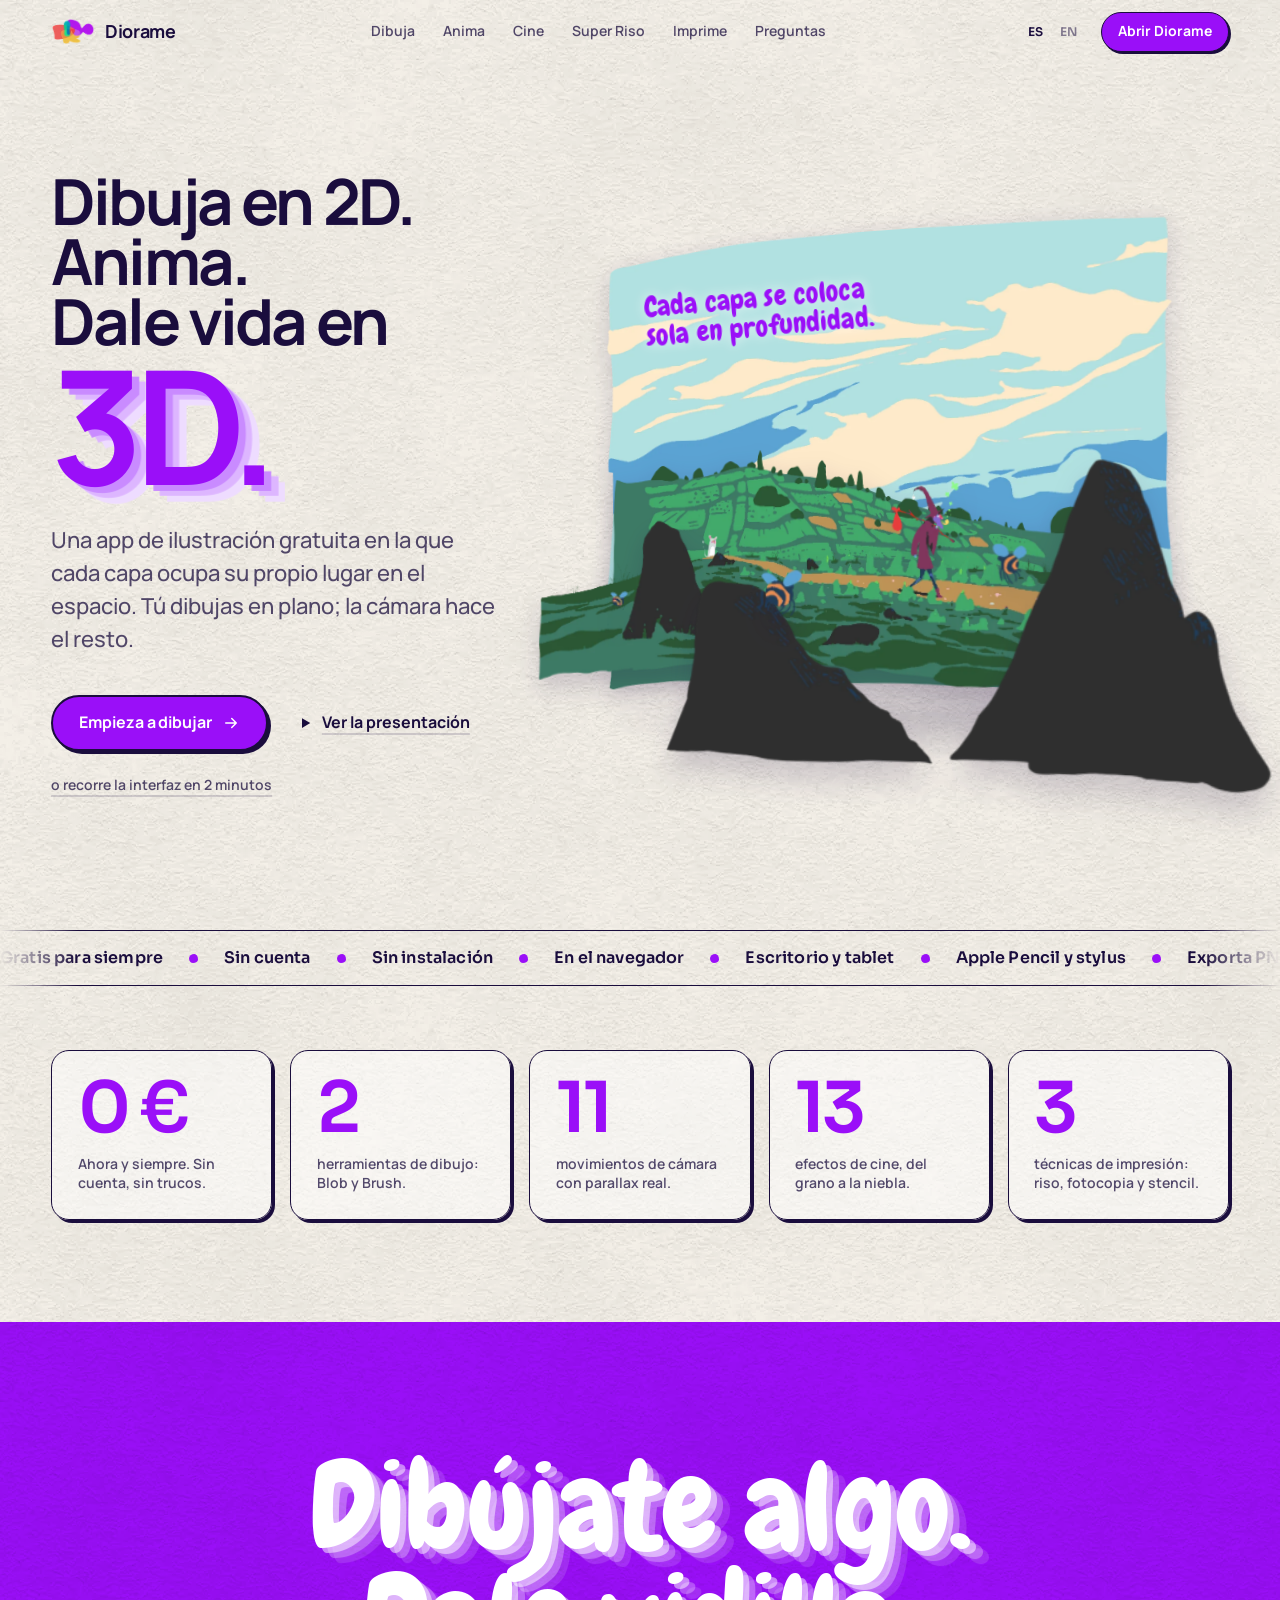
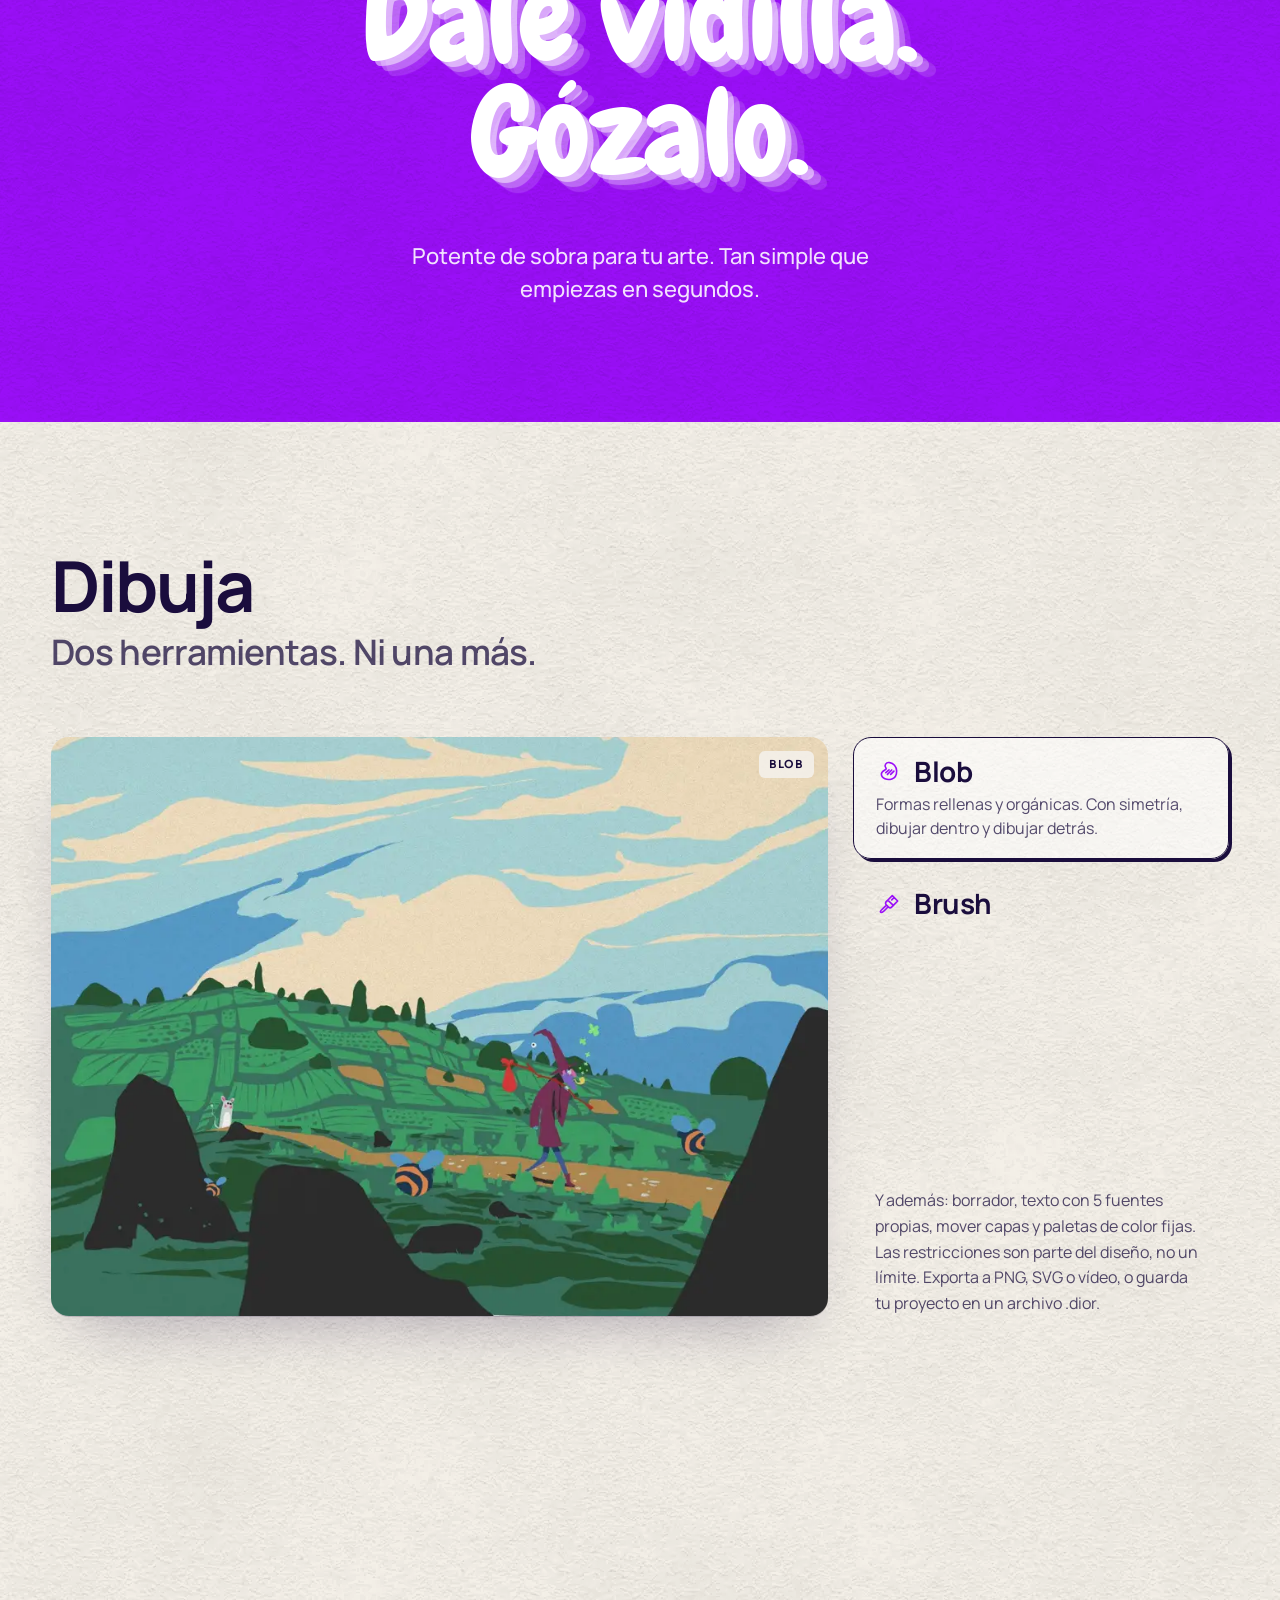
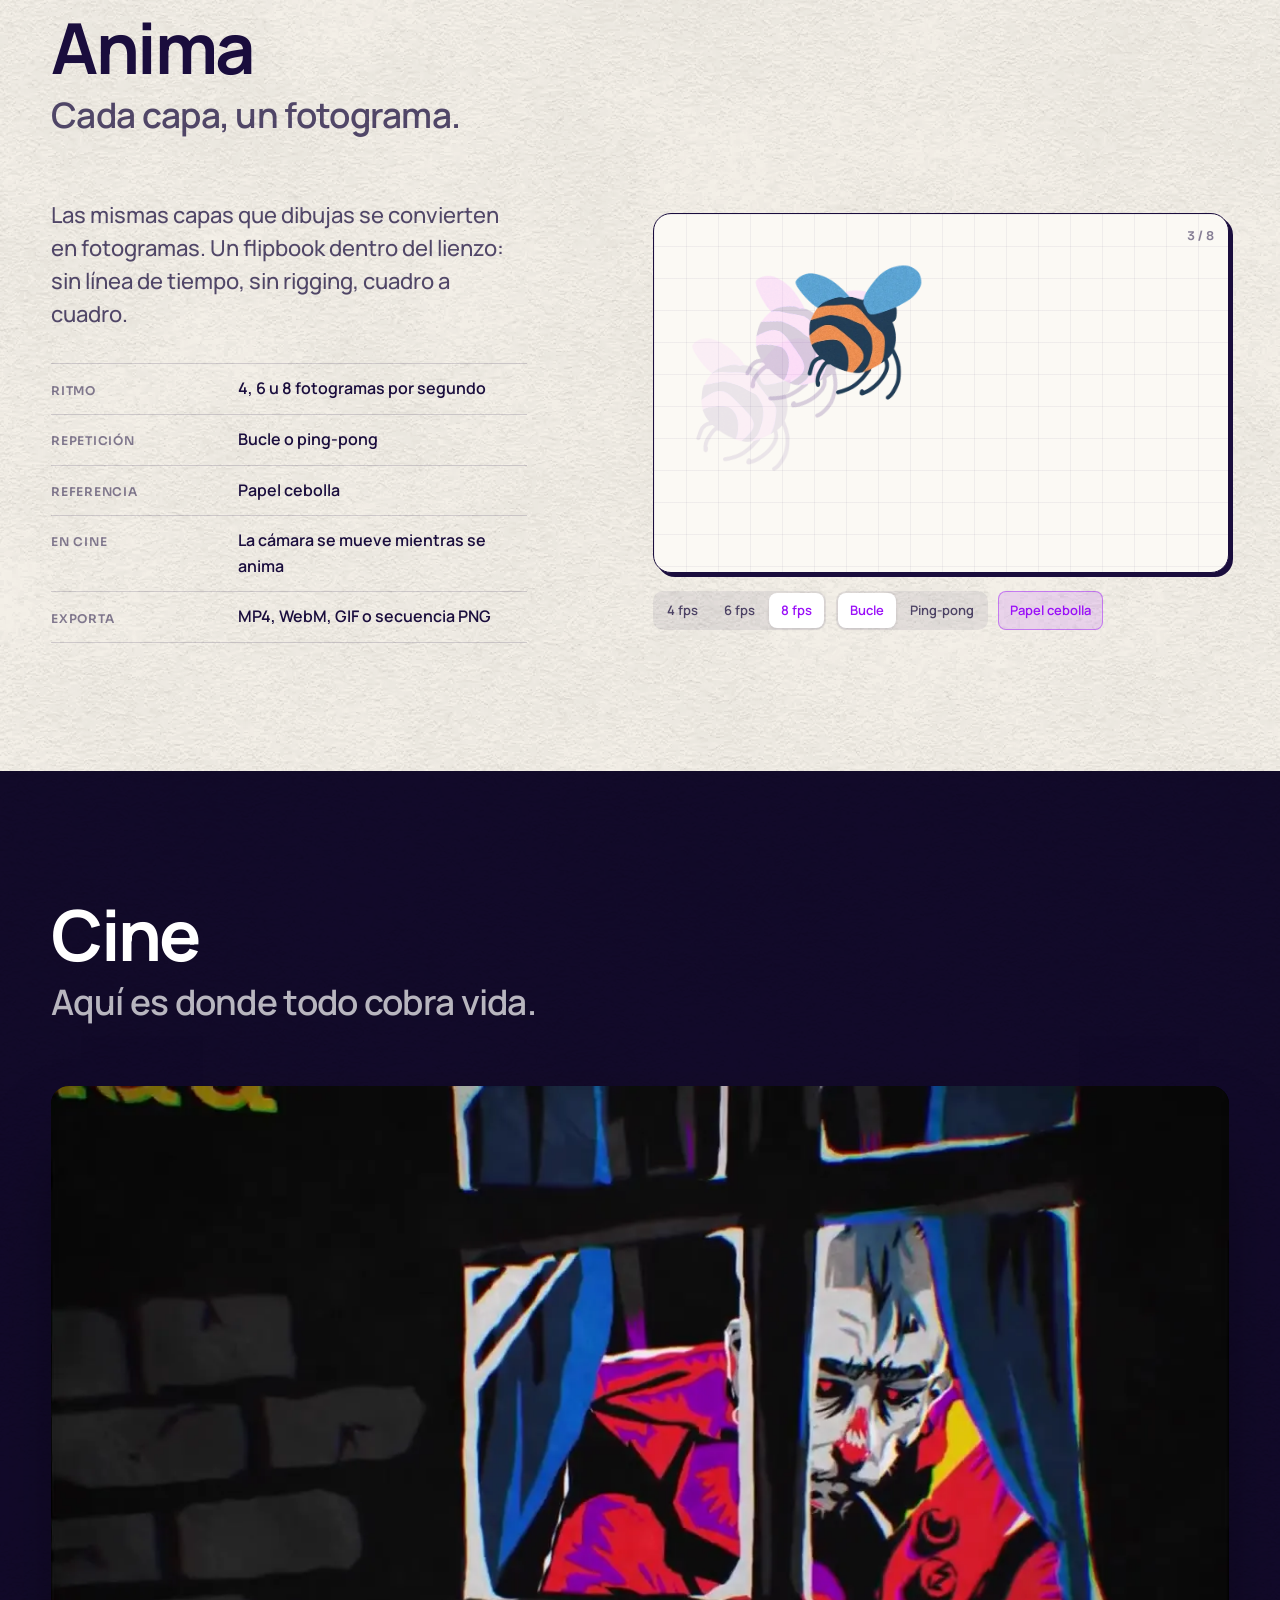
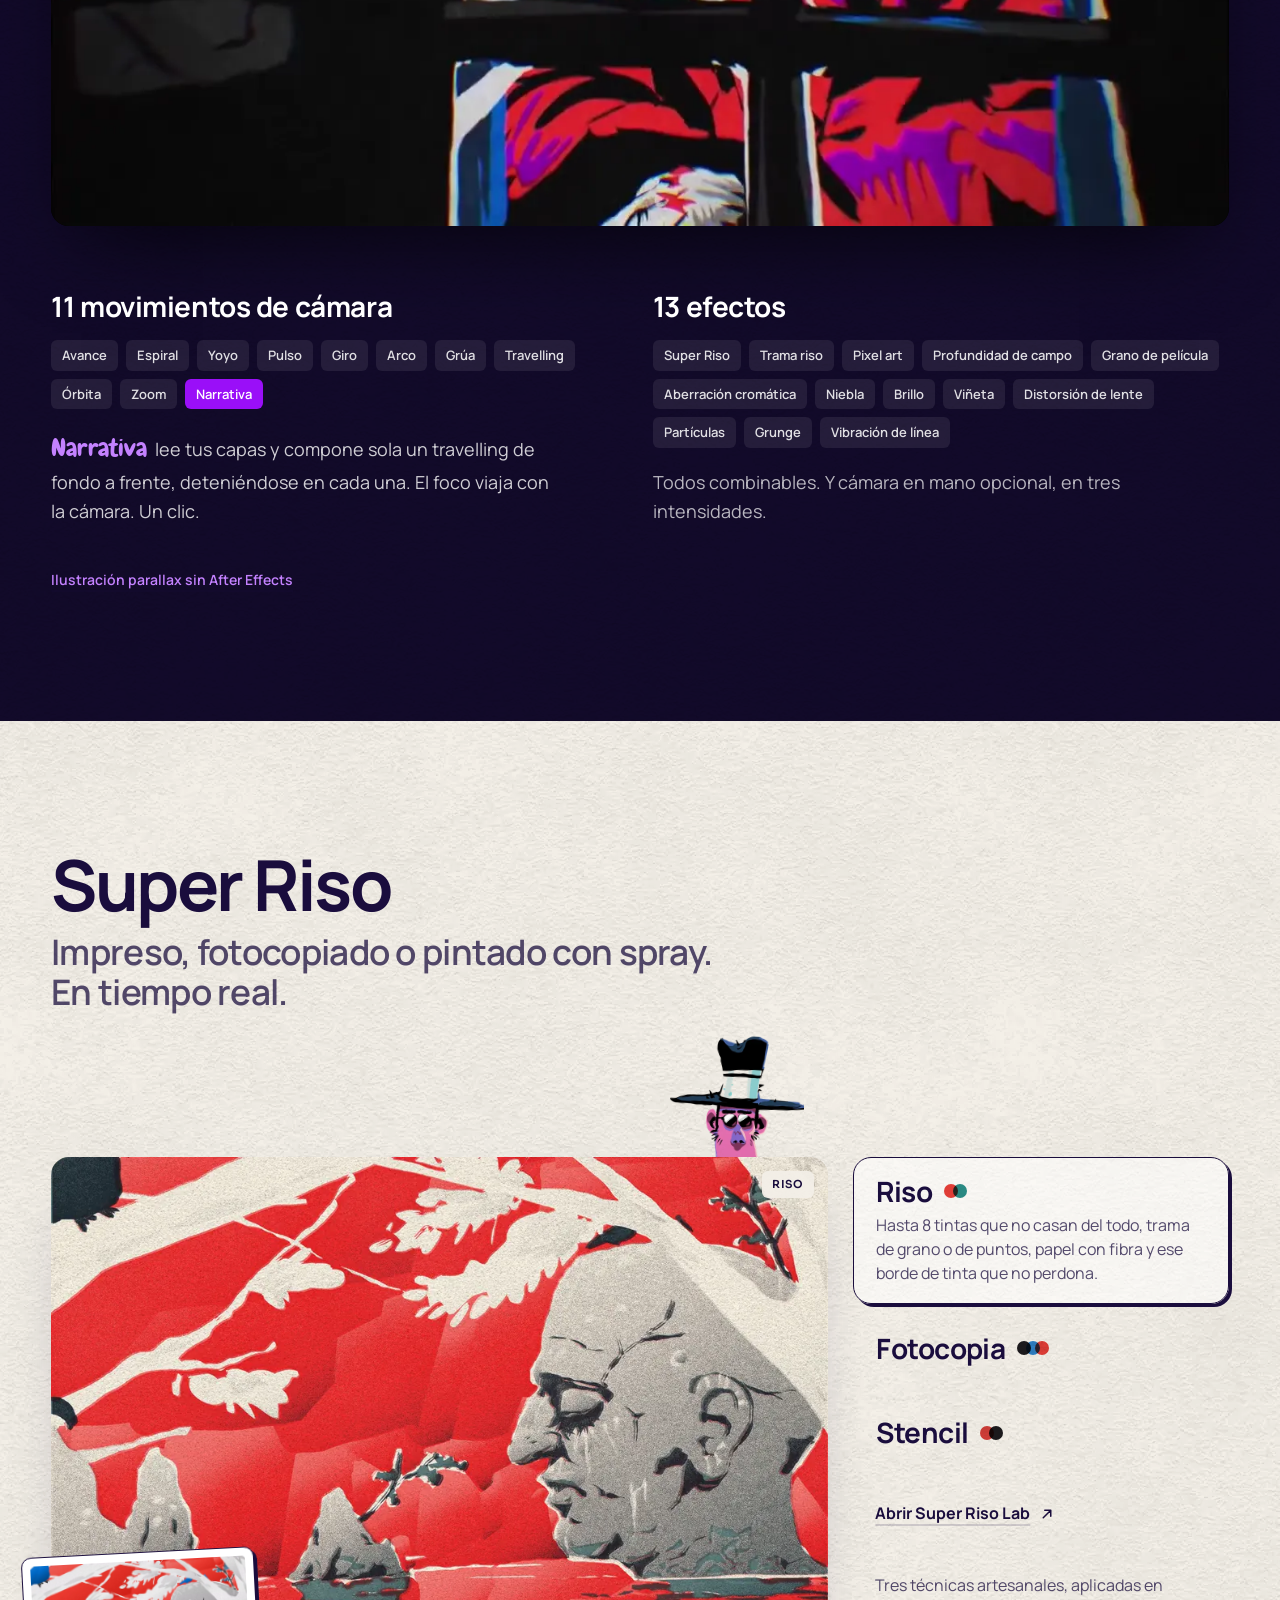
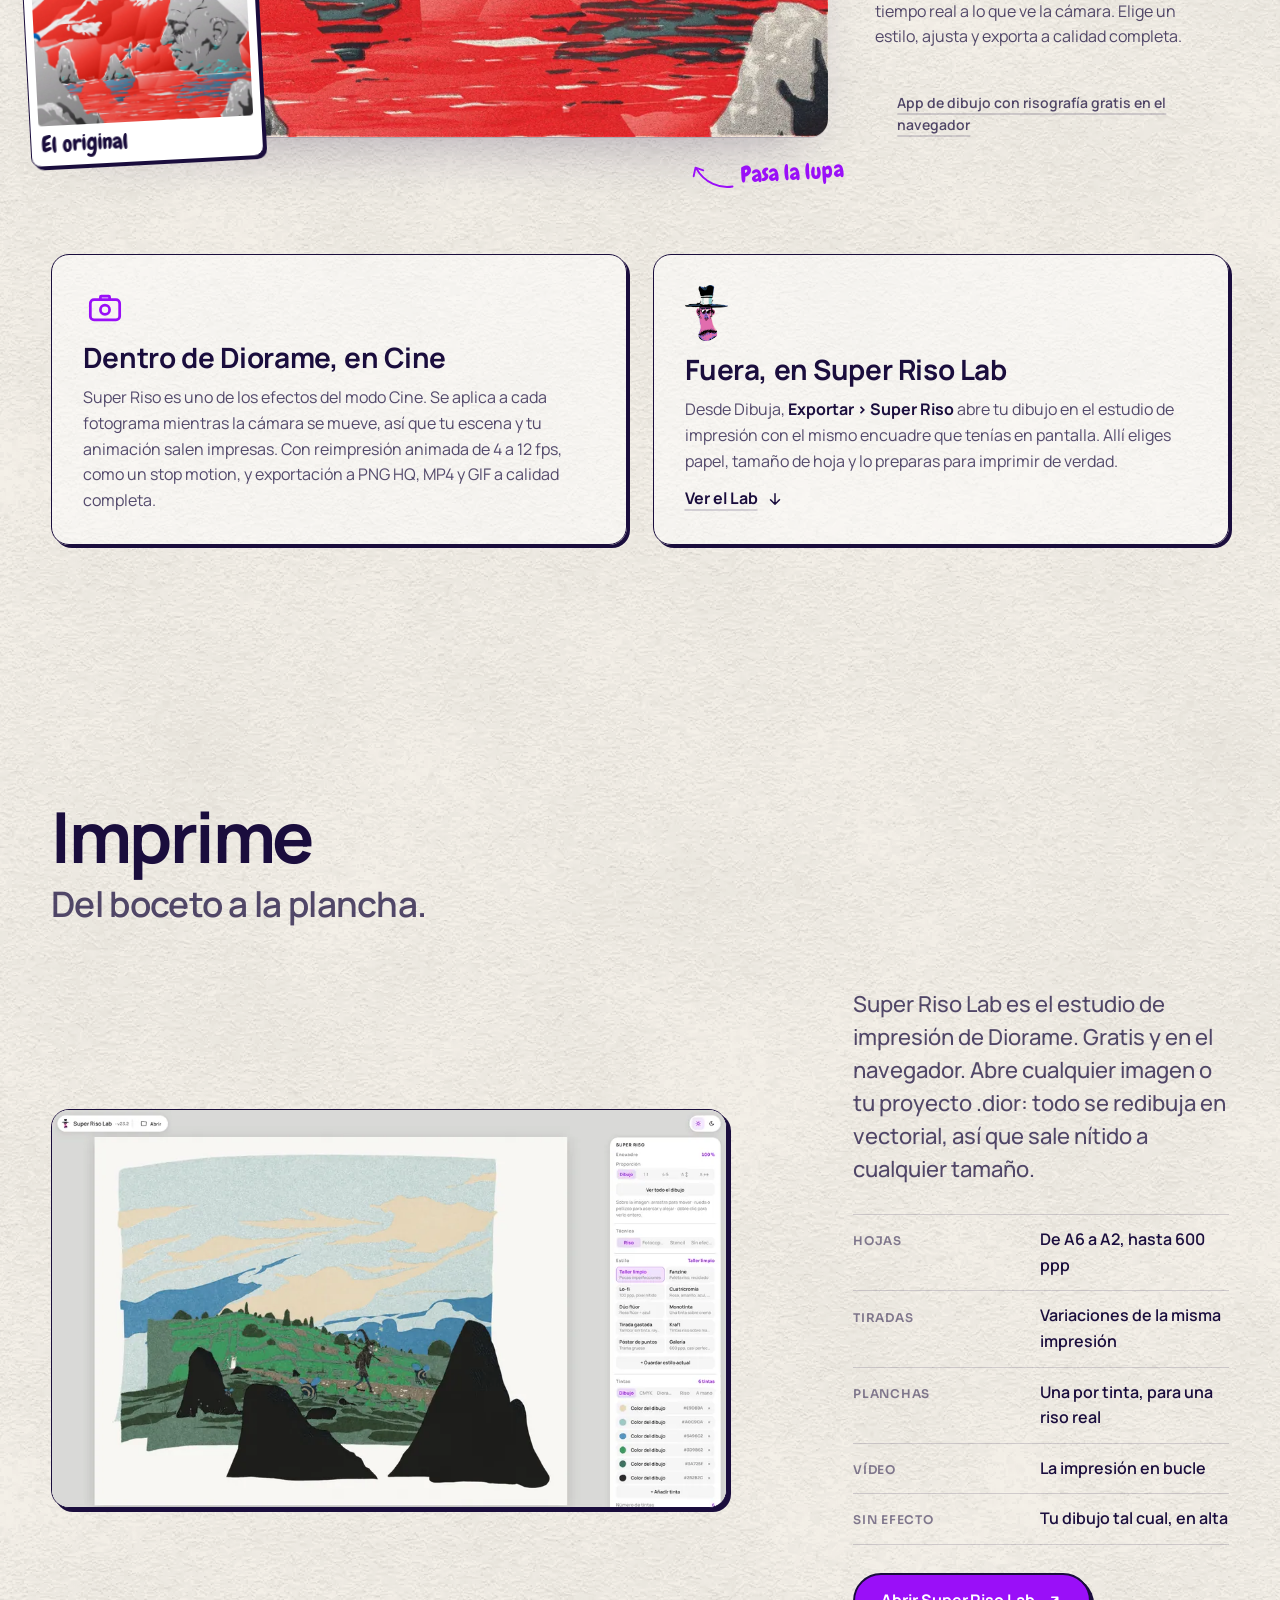
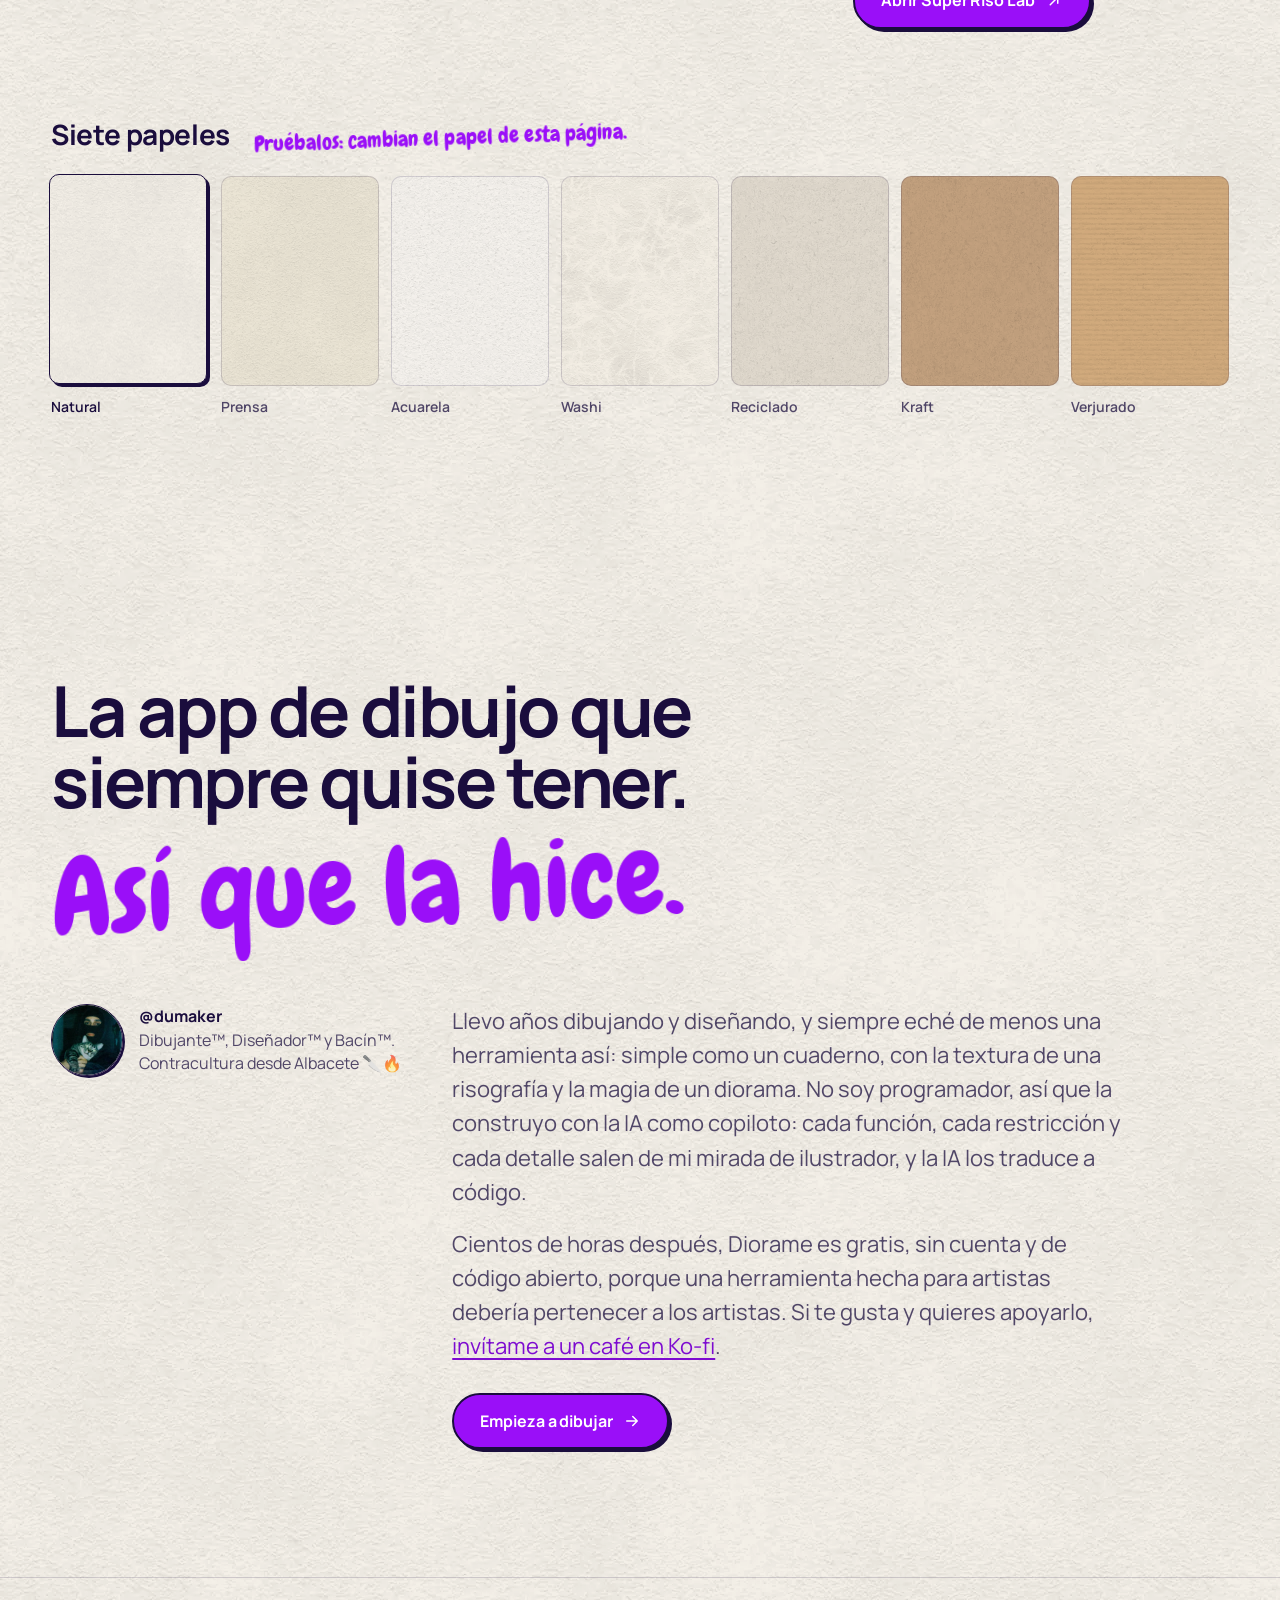
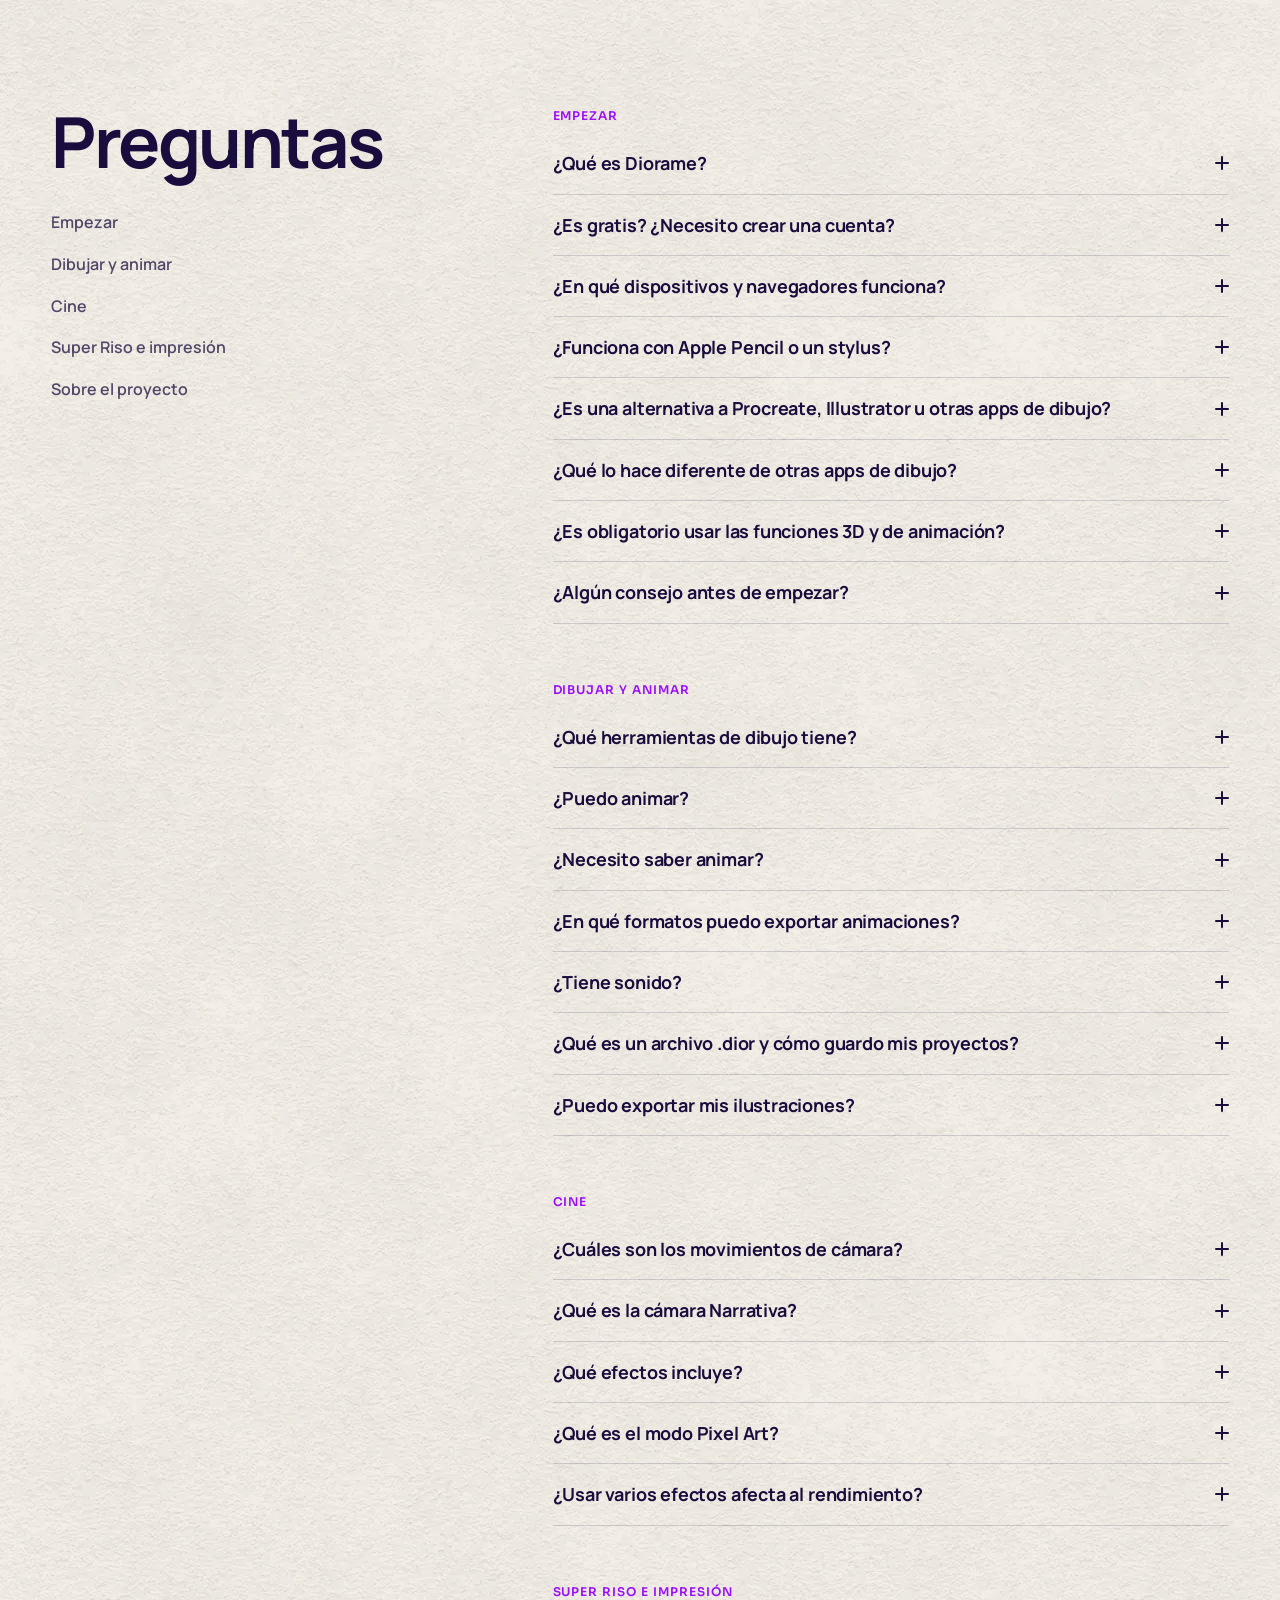
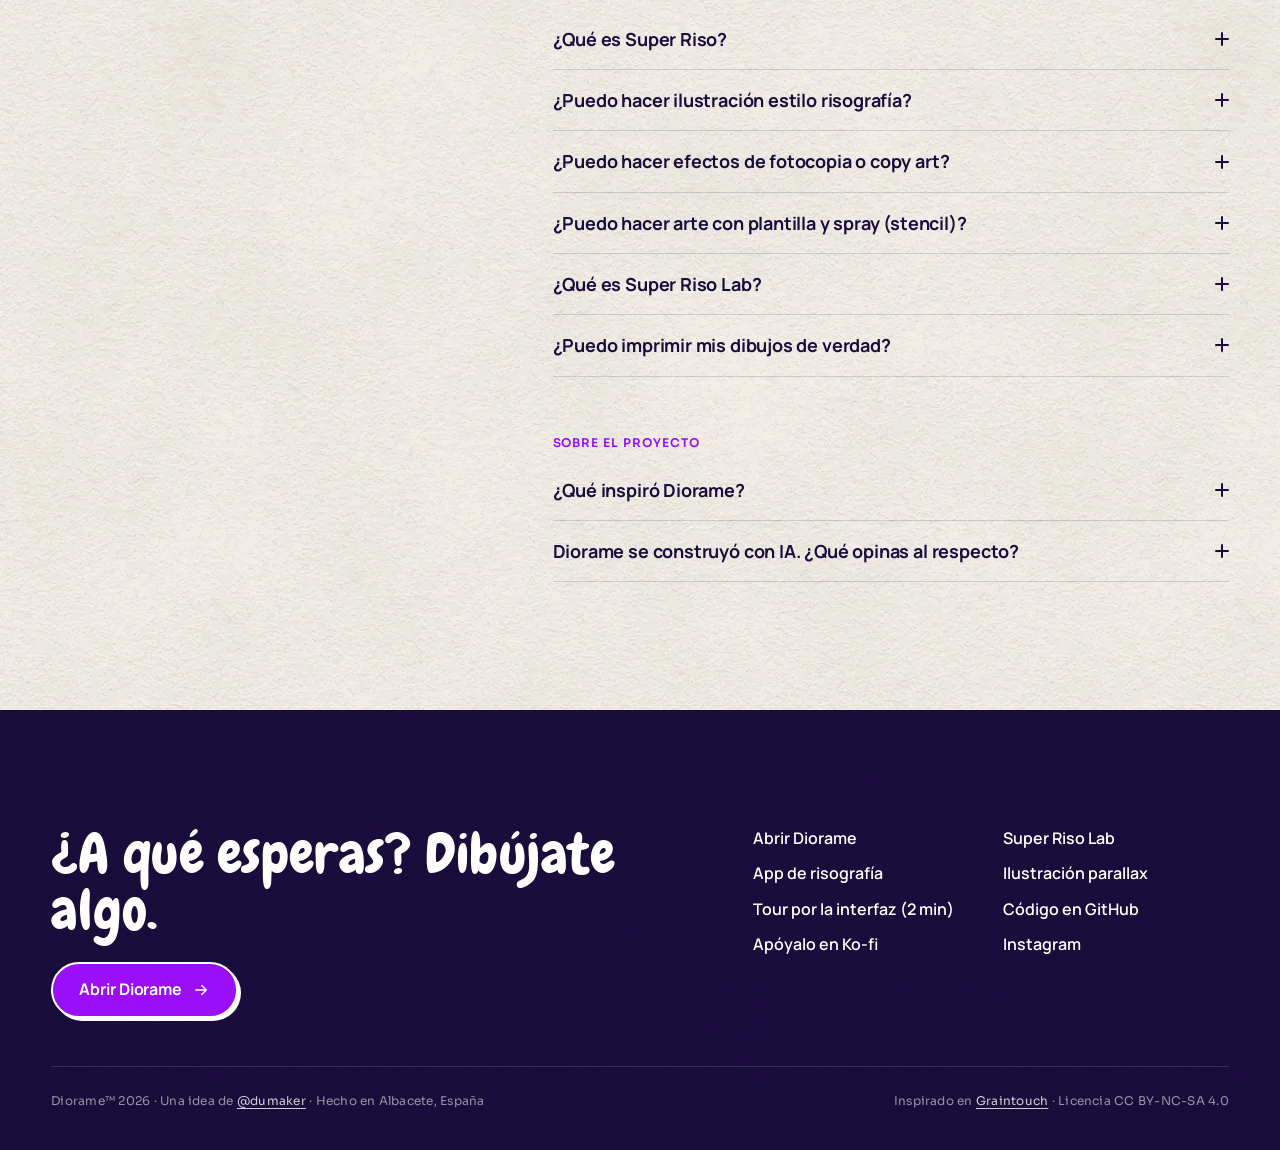
<file: es/index.html>
<!DOCTYPE html>
<html lang="es">
<head>
  <meta charset="UTF-8">
  <meta name="viewport" content="width=device-width, initial-scale=1">
  <meta name="color-scheme" content="light">

  <title>Diorame · App de dibujo gratuita con profundidad 3D y efectos de cámara cinemáticos</title>
  <meta name="description" content="Diorame es una app de ilustración gratuita que funciona en el navegador. Dibuja en 2D por capas, anima cuadro a cuadro y dale vida en 3D con cámaras parallax, efectos cinemáticos e impresión riso, fotocopia y stencil. Sin instalación ni cuenta.">
  <meta name="robots" content="index,follow">
  <meta name="author" content="Dumaker">
  <meta name="theme-color" content="#f4f0e8">

  <meta property="og:type" content="website">
  <meta property="og:url" content="https://diorame.com/es/">
  <meta property="og:site_name" content="Diorame">
  <meta property="og:title" content="Diorame · Dibuja en 2D. Anima. Dale vida en 3D.">
  <meta property="og:description" content="App de ilustración gratuita en el navegador: capas con profundidad automática, cámaras cinemáticas e impresión riso, fotocopia y stencil.">
  <meta property="og:image" content="https://diorame.com/assets/og-image.jpg">
  <meta name="twitter:card" content="summary_large_image">
  <meta name="twitter:image" content="https://diorame.com/assets/og-image.jpg">

  <link rel="canonical" href="https://diorame.com/es/">
  <link rel="alternate" hreflang="en" href="https://diorame.com/en/">
  <link rel="alternate" hreflang="es" href="https://diorame.com/es/">
  <link rel="alternate" hreflang="x-default" href="https://diorame.com/en/">

  <link rel="icon" type="image/png" href="../assets/img/favicon.png">
  <link rel="preload" href="../assets/fonts/manrope-latin-700-normal.woff2" as="font" type="font/woff2" crossorigin>
  <link rel="preload" href="../assets/fonts/chewy-400.woff2" as="font" type="font/woff2" crossorigin>
  <link rel="preload" href="../assets/diorama/capa-0.webp" as="image">
  <link rel="stylesheet" href="../assets/site.css?v=24">
  <script type="application/ld+json">
{
  "@context": "https://schema.org",
  "@type": [
    "WebApplication",
    "SoftwareApplication"
  ],
  "name": "Diorame",
  "url": "https://diorame.com/es/",
  "description": "Diorame es una app de ilustración gratuita que funciona en el navegador. Dibuja en 2D por capas, anima cuadro a cuadro y dale vida en 3D con cámaras parallax, efectos cinemáticos e impresión riso, fotocopia y stencil. Sin instalación ni cuenta.",
  "inLanguage": "es",
  "applicationCategory": "DesignApplication",
  "operatingSystem": "Any (web browser)",
  "isAccessibleForFree": true,
  "offers": {
    "@type": "Offer",
    "price": "0",
    "priceCurrency": "EUR"
  },
  "image": "https://diorame.com/assets/og-image.jpg",
  "installUrl": "https://diorame.dumaker.com/",
  "author": {
    "@type": "Person",
    "name": "Dumaker",
    "url": "https://www.instagram.com/dumaker/"
  }
}
  </script>
  <script type="application/ld+json">
{
  "@context": "https://schema.org",
  "@type": "FAQPage",
  "inLanguage": "es",
  "mainEntity": [
    {
      "@type": "Question",
      "name": "¿Qué es Diorame?",
      "acceptedAnswer": {
        "@type": "Answer",
        "text": "Una herramienta de ilustración gratuita en el navegador para dibujar en 2D y dar vida a tu trabajo en 3D al instante. Cada capa se coloca sola a una profundidad distinta, con parallax y movimientos de cámara cinemáticos, sin conocimientos de 3D ni controles complejos."
      }
    },
    {
      "@type": "Question",
      "name": "¿Es gratis? ¿Necesito crear una cuenta?",
      "acceptedAnswer": {
        "@type": "Answer",
        "text": "Completamente gratis, sin cuenta y para siempre. No hay truco: abres la app y empiezas a dibujar. Sin instalación ni registro."
      }
    },
    {
      "@type": "Question",
      "name": "¿En qué dispositivos y navegadores funciona?",
      "acceptedAnswer": {
        "@type": "Answer",
        "text": "En cualquier navegador moderno de escritorio o tablet: Chrome, Firefox, Safari y Edge. Los móviles no están soportados, por diseño: en una pantalla tan pequeña no hay sitio para sacarle partido. Super Riso Lab sí funciona en móvil, aunque está pensado para escritorio."
      }
    },
    {
      "@type": "Question",
      "name": "¿Funciona con Apple Pencil o un stylus?",
      "acceptedAnswer": {
        "@type": "Answer",
        "text": "Sí. Diorame está optimizado para tablet y funciona con cualquier lápiz compatible con tu navegador, Apple Pencil incluido. Los gestos para zoom, desplazamiento, órbita y deshacer o rehacer también funcionan."
      }
    },
    {
      "@type": "Question",
      "name": "¿Es una alternativa a Procreate, Illustrator u otras apps de dibujo?",
      "acceptedAnswer": {
        "@type": "Answer",
        "text": "No pretende reemplazar a Procreate, Fresco, Illustrator o Clip Studio Paint, que son herramientas profesionales con años de desarrollo. Diorame es otra cosa: una herramienta de ilustración centrada en la simplicidad, la estética riso y la profundidad 3D automática. Piénsalo menos como un competidor y más como un espacio creativo que no habías tenido antes."
      }
    },
    {
      "@type": "Question",
      "name": "¿Qué lo hace diferente de otras apps de dibujo?",
      "acceptedAnswer": {
        "@type": "Answer",
        "text": "La mayoría de apps de dibujo son planas. Diorame coloca cada capa en el espacio 3D, así que al pasar al modo Cine tienes parallax real y movimientos de cámara cinemáticos, sin rigging ni posicionamiento manual. Es la única herramienta de dibujo gratuita en el navegador construida alrededor de la idea de diorama."
      }
    },
    {
      "@type": "Question",
      "name": "¿Es obligatorio usar las funciones 3D y de animación?",
      "acceptedAnswer": {
        "@type": "Answer",
        "text": "Para nada. Diorame es, ante todo, una app de dibujo. Blob, Brush, las capas, las paletas y los modificadores están pensados para que dibujar sea simple y disfrutable por sí solo. El 3D, las cámaras y los efectos están ahí cuando los quieras."
      }
    },
    {
      "@type": "Question",
      "name": "¿Algún consejo antes de empezar?",
      "acceptedAnswer": {
        "@type": "Answer",
        "text": "Guarda a menudo. Diorame funciona en el navegador y, como cualquier app web, puede cerrarse por accidente; mantén tu archivo .dior a mano. Y para la mejor calidad de vídeo, además del exportador MP4 integrado, puedes usar la grabación de pantalla de tu dispositivo."
      }
    },
    {
      "@type": "Question",
      "name": "¿Qué herramientas de dibujo tiene?",
      "acceptedAnswer": {
        "@type": "Answer",
        "text": "Dos principales: Blob, para formas rellenas y orgánicas, y Brush, para trazos fluidos, uniformes o de tinta. Además, borrador, texto con 5 fuentes propias y una herramienta para mover capas enteras. Los modificadores incluyen simetría, dibujar dentro, dibujar detrás y modo orgánico."
      }
    },
    {
      "@type": "Question",
      "name": "¿Puedo animar?",
      "acceptedAnswer": {
        "@type": "Answer",
        "text": "Sí. Diorame convierte tus capas en fotogramas: un flipbook construido sobre el mismo sistema de capas que ya usas. Activa la animación dentro de Dibuja, ajusta el ritmo y reprodúcela en bucle o ping-pong. El papel cebolla te deja ver los fotogramas vecinos mientras dibujas."
      }
    },
    {
      "@type": "Question",
      "name": "¿Necesito saber animar?",
      "acceptedAnswer": {
        "@type": "Answer",
        "text": "No. Si sabes dibujar en capas, sabes animar. Sin líneas de tiempo, sin keyframes y sin rigging: dibujas cada fotograma y le das al play."
      }
    },
    {
      "@type": "Question",
      "name": "¿En qué formatos puedo exportar animaciones?",
      "acceptedAnswer": {
        "@type": "Answer",
        "text": "Vídeo MP4 o WebM con bucles configurables, GIF animado con escala ajustable y bucle o ping-pong, o una secuencia PNG numerada para montarla en After Effects u otros programas."
      }
    },
    {
      "@type": "Question",
      "name": "¿Tiene sonido?",
      "acceptedAnswer": {
        "@type": "Answer",
        "text": "Sí, efectos de sonido opcionales: pequeños sonidos que responden a lo que haces para una sesión más inmersiva. Vienen desactivados y los activas cuando quieras."
      }
    },
    {
      "@type": "Question",
      "name": "¿Qué es un archivo .dior y cómo guardo mis proyectos?",
      "acceptedAnswer": {
        "@type": "Answer",
        "text": "Es el formato de proyecto de Diorame: un solo archivo con miniatura en el que viaja todo tu dibujo. Hay Guardar, Guardar como y Duplicar. En Chrome y Edge, Guardar sobrescribe el archivo; en Safari y Firefox, guardar es descargar. Con Diorame instalado como app, un doble clic en un .dior lo abre directamente."
      }
    },
    {
      "@type": "Question",
      "name": "¿Puedo exportar mis ilustraciones?",
      "acceptedAnswer": {
        "@type": "Answer",
        "text": "Sí: PNG, SVG, SVGZ y vídeo WebM o MP4 con la cámara en movimiento. La exportación en alta calidad redibuja cada trazo y cada efecto al doble de resolución, no es un escalado, así que el resultado es nítido de verdad."
      }
    },
    {
      "@type": "Question",
      "name": "¿Cuáles son los movimientos de cámara?",
      "acceptedAnswer": {
        "@type": "Answer",
        "text": "Once: Avance, Espiral, Yoyo, Pulso, Giro, Arco, Grúa, Travelling, Órbita, Zoom y Narrativa. Todos usan la profundidad real de tus capas. Puedes añadir cámara en mano en tres intensidades y ajustar la velocidad general."
      }
    },
    {
      "@type": "Question",
      "name": "¿Qué es la cámara Narrativa?",
      "acceptedAnswer": {
        "@type": "Answer",
        "text": "Un movimiento que anima tu dibujo solo. En vez de un recorrido fijo, lee tus capas y compone un travelling que viaja por ellas de fondo a frente, deteniéndose en cada una. Cada dibujo genera su propia ruta. Con profundidad de campo, el foco viaja con la cámara. Un clic, cero configuración."
      }
    },
    {
      "@type": "Question",
      "name": "¿Qué efectos incluye?",
      "acceptedAnswer": {
        "@type": "Answer",
        "text": "Trece: Super Riso, trama riso, pixel art, profundidad de campo, grano de película, aberración cromática, niebla, brillo, viñeta, distorsión de lente, partículas, grunge y vibración de línea. Todos ajustables y combinables."
      }
    },
    {
      "@type": "Question",
      "name": "¿Qué es el modo Pixel Art?",
      "acceptedAnswer": {
        "@type": "Answer",
        "text": "Me encanta el pixel art, así que no podía faltar: convierte tu ilustración en pixel art en tiempo real, con tamaño de píxel de 2 a 16, de 2 a 32 colores y tramado Bayer ajustable. Se combina con el resto de efectos."
      }
    },
    {
      "@type": "Question",
      "name": "¿Usar varios efectos afecta al rendimiento?",
      "acceptedAnswer": {
        "@type": "Answer",
        "text": "Puede. Combinar muchos efectos en un equipo modesto puede ralentizar la cámara en Cine. Si lo notas, reduce los efectos activos o su intensidad. Dibuja siempre va fluido, con los efectos que sea."
      }
    },
    {
      "@type": "Question",
      "name": "¿Qué es Super Riso?",
      "acceptedAnswer": {
        "@type": "Answer",
        "text": "Un efecto del modo Cine que da a tu escena el aspecto de una impresión hecha a mano, en tiempo real y con tres técnicas: Riso, Fotocopia y Stencil. Se aplica a cada fotograma mientras la cámara se mueve, así que también funciona con tus animaciones. Comparten estilos de un clic, ajustes de impresión, reimpresión animada de 4 a 12 fps y exportación a calidad completa. En iPad se aligera solo."
      }
    },
    {
      "@type": "Question",
      "name": "¿Puedo hacer ilustración estilo risografía?",
      "acceptedAnswer": {
        "@type": "Answer",
        "text": "Sí. Diorame nace de la estética riso: paletas fijas, trama procedural y efectos de registro. Para un acabado más rico, Super Riso convierte tu escena en una risografía escaneada, con hasta 8 tintas, trama de grano o de puntos, desregistro y texturas de papel propias."
      }
    },
    {
      "@type": "Question",
      "name": "¿Puedo hacer efectos de fotocopia o copy art?",
      "acceptedAnswer": {
        "@type": "Answer",
        "text": "Sí, con la técnica Fotocopia de Super Riso, de estética punk y fanzine: oscuridad del tóner, generaciones de copia de copia, suciedad real (motas, pelos, arañazos, rayas del tambor), modo línea o foto, papeles flúor y color a mano sobre la copia con rotulador o acuarela."
      }
    },
    {
      "@type": "Question",
      "name": "¿Puedo hacer arte con plantilla y spray (stencil)?",
      "acceptedAnswer": {
        "@type": "Answer",
        "text": "Sí, con la técnica Stencil: de 1 a 4 plantillas por tonos o por los colores de tu dibujo, puentes de corte, punteado de spray, plantilla levantada, goteras, salpicaduras y nube de fondo, sobre pared, muro oscuro, cartón, lienzo, madera o papel. Las goteras y salpicaduras aparecen con la cámara quieta, por diseño."
      }
    },
    {
      "@type": "Question",
      "name": "¿Qué es Super Riso Lab?",
      "acceptedAnswer": {
        "@type": "Answer",
        "text": "El estudio de impresión de Diorame: gratis, en el navegador y sin cuenta. Abre cualquier imagen o un proyecto .dior, aplica Riso, Fotocopia o Stencil, elige entre siete papeles y exporta. Con un .dior encuadras tu dibujo con zoom y mano, y todo se redibuja en vectorial. Desde Dibuja llegas con Exportar › Super Riso, y vuelves con ‹ Diorame."
      }
    },
    {
      "@type": "Question",
      "name": "¿Puedo imprimir mis dibujos de verdad?",
      "acceptedAnswer": {
        "@type": "Answer",
        "text": "Sí. Super Riso Lab exporta hojas de A6 a A2 hasta 600 ppp, tiradas de variaciones, bucle de vídeo y una plancha por tinta lista para una riso real. Si solo quieres tu dibujo tal cual, «Sin efecto» lo exporta en alta resolución."
      }
    },
    {
      "@type": "Question",
      "name": "¿Qué inspiró Diorame?",
      "acceptedAnswer": {
        "@type": "Answer",
        "text": "Graintouch, una preciosa app de dibujo para iPad de Iorama Studio: su estética riso, su simplicidad y sus herramientas orgánicas. La idea central de Diorame es propia: profundidad 3D automática por capa, parallax real, cámaras cinemáticas e impresión en tiempo real."
      }
    },
    {
      "@type": "Question",
      "name": "Diorame se construyó con IA. ¿Qué opinas al respecto?",
      "acceptedAnswer": {
        "@type": "Answer",
        "text": "Soy ilustrador, diseñador y dibujante, no programador. Durante años creí que la app de dibujo que tenía en la cabeza sería inalcanzable. La IA cambió eso, no como sustituto de la creatividad ni del talento (rechazo esa idea por completo), sino como colaboradora que me permitió construir algo que no habría podido construir solo. El código es mío en el sentido que importa: cada decisión, cada función y cada restricción son intencionadas y vienen de años pensando cómo debería ser mi app de dibujo ideal. La IA escribió la sintaxis. Yo mantuve la visión. Diorame es gratuito y de código abierto (licencia CC BY-NC-SA 4.0, repositorio público en GitHub) porque una herramienta hecha para artistas debería pertenecer a los artistas."
      }
    }
  ]
}
  </script>
</head>

<body>
  <a class="skip-link" href="#main">Ir al contenido</a>

  <!-- ═══ NAV ═══ -->
  <header class="nav" id="nav">
    <div class="wrap">
      <a class="nav-brand" href="#top" aria-label="Diorame, inicio">
        <img src="../assets/img/logo-96.webp" width="96" height="61" alt="">
        Diorame
      </a>
      <nav class="nav-links" aria-label="Secciones">
        <a href="#dibuja">Dibuja</a>
        <a href="#anima">Anima</a>
        <a href="#cine">Cine</a>
        <a href="#super-riso">Super Riso</a>
        <a href="#imprime">Imprime</a>
        <a href="#faq">Preguntas</a>
      </nav>
      <div class="nav-right">
        <div class="lang" aria-label="Idioma">
          <a href="/es/" aria-current="true" lang="es">ES</a>
          <a href="/en/" lang="en" data-lang="en">EN</a>
        </div>
        <a class="btn btn--ink btn--sm no-mobile" href="https://diorame.dumaker.com/" target="_blank" rel="noopener">Abrir Diorame</a>
        <button class="menu-btn" type="button" id="menu-btn" aria-expanded="false" aria-controls="menu-panel" aria-label="Abrir menú" data-close="Cerrar menú">
          <span></span><span></span>
        </button>
      </div>
    </div>
    <nav class="menu-panel" id="menu-panel" aria-label="Secciones" hidden>
      <ul>
        <li><a href="#dibuja">Dibuja</a></li>
        <li><a href="#anima">Anima</a></li>
        <li><a href="#cine">Cine</a></li>
        <li><a href="#super-riso">Super Riso</a></li>
        <li><a href="#imprime">Imprime</a></li>
        <li><a href="#faq">Preguntas</a></li>
      </ul>
    </nav>
  </header>

  <a class="to-top" id="to-top" href="#top" aria-label="Volver arriba">
    <svg viewBox="0 0 24 24" fill="none" stroke="currentColor" stroke-width="2" stroke-linecap="round" stroke-linejoin="round" aria-hidden="true"><path d="M12 19V5M6 11l6-6 6 6"/></svg>
  </a>

  <main id="main">

    <!-- ═══ HERO ═══ -->
    <section class="hero" id="top">
      <div class="wrap grid">
        <div class="hero-copy">
          <h1 class="h-display">
            <span>Dibuja en 2D.</span>
            <span>Anima.</span>
            <span>Dale vida en</span>
            <span class="big"><em class="inks" aria-label="3D."><span class="ink k3" aria-hidden="true" data-text="3D."></span><span class="ink k2" aria-hidden="true" data-text="3D."></span><span class="ink k1" aria-hidden="true" data-text="3D."></span><span class="ink-top" aria-hidden="true">3D.</span></em></span>
          </h1>
          <p class="lead">Una app de ilustración gratuita en la que cada capa ocupa su propio lugar en el espacio. Tú dibujas en plano; la cámara hace el resto.</p>
          <div class="hero-ctas">
            <button class="btn btn--ink only-mobile" type="button" id="share-btn" data-done="Enlace copiado">
              Envíate el enlace
              <svg viewBox="0 0 24 24" fill="none" stroke="currentColor" stroke-width="2" stroke-linecap="round" stroke-linejoin="round" aria-hidden="true"><path d="M12 3v12M7 8l5-5 5 5M5 14v5a2 2 0 0 0 2 2h10a2 2 0 0 0 2-2v-5"/></svg>
            </button>
            <a class="btn btn--ink no-mobile" href="https://diorame.dumaker.com/" target="_blank" rel="noopener">
              Empieza a dibujar
              <svg viewBox="0 0 24 24" fill="none" stroke="currentColor" stroke-width="2" stroke-linecap="round" stroke-linejoin="round" aria-hidden="true"><path d="M5 12h14M13 6l6 6-6 6"/></svg>
            </a>
            <a class="link" href="https://youtu.be/ds6Ui7qB6Yc" target="_blank" rel="noopener noreferrer">
              <svg viewBox="0 0 24 24" fill="currentColor" aria-hidden="true"><path d="M8 5.5v13l11-6.5z"/></svg>
              Ver la presentación
            </a>
          </div>
          <p class="hero-tour"><a class="link" href="https://youtu.be/Xr5cw77hJls" target="_blank" rel="noopener noreferrer">o recorre la interfaz en 2 minutos</a></p>
          <p class="mobile-note only-mobile">Diorame se usa en tablet u ordenador. Envíate el enlace y dibuja allí.</p>        </div>

        <div class="hero-stage">
          <div class="dio" id="dio" aria-label="Ilustración hecha en Diorame, separada en sus seis capas de profundidad" role="img">
            <div class="dio-world" id="dio-world">
              <img class="dio-layer" style="--d:0;--x:3.708;--y:4.772;--w:81.708" src="../assets/diorama/capa-0.webp" width="1471" height="1019" alt="" fetchpriority="high">
              <img class="dio-layer" style="--d:1;--x:10.958;--y:44.718;--w:68.75"  src="../assets/diorama/capa-1.webp" width="1238" height="569" alt="">
              <img class="dio-layer" style="--d:2;--x:5.5;--y:51.046;--w:75.708"    src="../assets/diorama/capa-2.webp" width="1363" height="447" alt="">
              <img class="dio-layer" style="--d:3;--x:27.75;--y:49.651;--w:68.542"  src="../assets/diorama/capa-3.webp" width="1234" height="638" alt="">
              <img class="dio-layer" style="--d:4;--x:43.208;--y:65.255;--w:4.708"  src="../assets/diorama/capa-4.webp" width="85" height="90" alt="">
              <img class="dio-layer" style="--d:4.5;--x:27.458;--y:68.204;--w:1.958" src="../assets/diorama/capa-5.webp" width="35" height="38" alt="">
            </div>
          </div>
          <p class="hero-note hand" aria-hidden="true">
            <span>Cada capa se coloca<br>sola en profundidad.</span>
          </p>
        </div>
      </div>
    </section>

    <!-- ═══ MARQUESINA ═══ -->
    <div class="marquee" aria-label="Puntos fuertes">
      <div class="marquee-track">
        <ul><li>Gratis para siempre</li><li>Sin cuenta</li><li>Sin instalación</li><li>En el navegador</li><li>Escritorio y tablet</li><li>Apple Pencil y stylus</li><li>Exporta PNG, SVG, MP4 y GIF</li><li>Proyectos .dior</li><li>Código abierto</li><li>Hecho por un ilustrador</li></ul>
        <ul aria-hidden="true"><li>Gratis para siempre</li><li>Sin cuenta</li><li>Sin instalación</li><li>En el navegador</li><li>Escritorio y tablet</li><li>Apple Pencil y stylus</li><li>Exporta PNG, SVG, MP4 y GIF</li><li>Proyectos .dior</li><li>Código abierto</li><li>Hecho por un ilustrador</li></ul>
      </div>
    </div>

    <!-- ═══ FICHA ═══ -->
    <section class="facts" aria-label="Diorame en cifras">
      <div class="wrap">
        <ul class="rv">
          <li><b>0 €</b><span>Ahora y siempre. Sin cuenta, sin trucos.</span></li>
          <li><b>2</b><span>herramientas de dibujo: Blob y Brush.</span></li>
          <li><b>11</b><span>movimientos de cámara con parallax real.</span></li>
          <li><b>13</b><span>efectos de cine, del grano a la niebla.</span></li>
          <li><b>3</b><span>técnicas de impresión: riso, fotocopia y stencil.</span></li>
        </ul>
      </div>
    </section>

    <!-- ═══ BANDA ═══ -->
    <section class="band" aria-label="Lema">
      <div class="wrap">
        <p class="band-line"><em class="inks" id="band-inks" aria-label="Dibújate algo. Dale vidilla. Gózalo."><span class="ink k3" aria-hidden="true" data-text="Dibújate algo.&#10;Dale vidilla.&#10;Gózalo."></span><span class="ink k2" aria-hidden="true" data-text="Dibújate algo.&#10;Dale vidilla.&#10;Gózalo."></span><span class="ink k1" aria-hidden="true" data-text="Dibújate algo.&#10;Dale vidilla.&#10;Gózalo."></span><span class="ink-top" aria-hidden="true">Dibújate algo.<br>Dale vidilla.<br>Gózalo.</span></em></p>
        <p class="band-sub rv">Potente de sobra para tu arte. Tan simple que empiezas en segundos.</p>
      </div>
    </section>

    <!-- ═══ DIBUJA ═══ -->
    <section class="sec draw" id="dibuja">
      <div class="wrap">
        <div class="grid sec-head">
          <h2 class="h-1 rv">Dibuja<small>Dos herramientas. Ni una más.</small></h2>
        </div>

        <div class="grid">
          <div class="sr-stage rv">
            <div class="plate plate--video">
              <video id="draw-video" class="js-autoplay" muted loop playsinline preload="none" poster="../assets/img/dibuja-blob-poster.webp" width="1400" height="1046" aria-label="Timelapse de una ilustración de Diorame: aparecen sus formas, una a una">
                <source src="../assets/video/dibuja-blob.mp4" type="video/mp4">
              </video>
              <span class="plate-tag" id="draw-tag">Blob</span>
            </div>
          </div>

          <div class="sr-side" role="group" aria-label="Herramienta">
            <button class="tech tool-btn" type="button" aria-pressed="true" data-label="Blob"
              data-video="../assets/video/dibuja-blob.mp4" data-poster="../assets/img/dibuja-blob-poster.webp"
              data-alt="Timelapse de una ilustración de Diorame: aparecen sus formas, una a una">
              <span class="tech-name"><svg viewBox="0 0 24 24" fill="none" stroke="currentColor" stroke-width="1.5" stroke-linecap="round" stroke-linejoin="round" aria-hidden="true"><path d="M16.55 12.05L13.55 15.05M14.55 11.05L10.55 15.05M12.05 11.05L9.05 13.55M9.05 9.05C7.25 6.9 9.15 3.65 12.65 4.25C16.05 4.75 18.95 7.85 19.05 12.05C19.15 15.95 18.25 18.15 14.65 19.35C10.65 20.75 4.95 19.05 4.95 14.85C5.05 11.05 10.84 11.2 9.05 9.05Z"/></svg> Blob</span>
              <span class="tech-desc"><span>Formas rellenas y orgánicas. Con simetría, dibujar dentro y dibujar detrás.</span></span>
            </button>
            <button class="tech tool-btn" type="button" aria-pressed="false" data-label="Brush"
              data-video="../assets/video/dibuja-brush.mp4" data-poster="../assets/img/dibuja-brush-poster.webp"
              data-alt="Timelapse de la misma ilustración: los trazos de pincel añaden hierba, texturas y detalles">
              <span class="tech-name"><svg viewBox="0 0 24 24" fill="none" stroke="currentColor" stroke-width="1.5" stroke-linecap="round" stroke-linejoin="round" aria-hidden="true"><path d="M9.52 13.25C7.52 15.25 3.52 18.25 4.02 19.25C5.52 21.25 9.02 16.75 11.02 14.75M16.02 13.25L10.89 8.38L9.44 9.84C8.65 10.62 8.65 11.88 9.44 12.66L11.61 14.84C12.39 15.62 13.65 15.62 14.44 14.84L16.02 13.25ZM16.02 13.25L20.02 9.25L15.02 4.25L10.52 8.75M14.52 8.25L16.52 6.25"/></svg> Brush</span>
              <span class="tech-desc"><span>Trazos fluidos, uniformes o de tinta, con un grosor que puedes cambiar después. Es lo que da la hierba, las texturas y el detalle.</span></span>
            </button>
            <p class="sr-about">Y además: borrador, texto con 5 fuentes propias, mover capas y paletas de color fijas. Las restricciones son parte del diseño, no un límite. Exporta a PNG, SVG o vídeo, o guarda tu proyecto en un archivo .dior.</p>
          </div>
        </div>
      </div>
    </section>

    <!-- ═══ ANIMA ═══ -->
    <section class="sec anim" id="anima">
      <div class="wrap">
        <div class="grid sec-head">
          <h2 class="h-1 rv">Anima<small>Cada capa, un fotograma.</small></h2>
        </div>

        <div class="grid anim-grid">
          <div class="anim-side">
            <p class="lead rv">Las mismas capas que dibujas se convierten en fotogramas. Un flipbook dentro del lienzo: sin línea de tiempo, sin rigging, cuadro a cuadro.</p>
            <dl class="specs rv">
              <div><dt>Ritmo</dt><dd>4, 6 u 8 fotogramas por segundo</dd></div>
              <div><dt>Repetición</dt><dd>Bucle o ping-pong</dd></div>
              <div><dt>Referencia</dt><dd>Papel cebolla</dd></div>
              <div><dt>En Cine</dt><dd>La cámara se mueve mientras se anima</dd></div>
              <div><dt>Exporta</dt><dd>MP4, WebM, GIF o secuencia PNG</dd></div>
            </dl>
          </div>

          <div class="flip rv" id="flip">
            <div class="flip-stage" aria-label="Demostración de animación cuadro a cuadro: una abeja vuela con papel cebolla" role="img">
              <img class="flip-ghost g2" src="../assets/img/abeja.webp" alt="" width="300" height="319">
              <img class="flip-ghost g1" src="../assets/img/abeja.webp" alt="" width="300" height="319">
              <img class="flip-bee" src="../assets/img/abeja.webp" alt="" width="300" height="319">
              <span class="flip-count num" id="flip-count">1 / 8</span>
            </div>
            <div class="flip-ui">
              <div class="seg" role="group" aria-label="Fotogramas por segundo">
                <button type="button" data-fps="4">4 fps</button>
                <button type="button" data-fps="6">6 fps</button>
                <button type="button" data-fps="8" aria-pressed="true">8 fps</button>
              </div>
              <div class="seg" role="group" aria-label="Repetición">
                <button type="button" data-mode="loop" aria-pressed="true">Bucle</button>
                <button type="button" data-mode="pingpong">Ping-pong</button>
              </div>
              <button type="button" class="chip" id="flip-onion" aria-pressed="true">Papel cebolla</button>
            </div>
          </div>
        </div>
      </div>
    </section>

    <!-- ═══ CINE ═══ -->
    <section class="sec cine" id="cine">
      <div class="wrap">
        <div class="grid sec-head">
          <h2 class="h-1 rv">Cine<small>Aquí es donde todo cobra vida.</small></h2>
        </div>

        <div class="cine-screen rv">
          <video class="js-autoplay" muted loop playsinline preload="none" poster="../assets/img/cine-poster.webp" width="1280" height="804" aria-label="Escena de Diorame en modo Cine: la cámara recorre las capas de una ilustración">
            <source src="../assets/video/cine.mp4" type="video/mp4">
          </video>
        </div>

        <div class="grid cine-grid">
          <div class="cine-col rv">
            <h3 class="h-3">11 movimientos de cámara</h3>
            <ul class="cams">
              <li>Avance</li><li>Espiral</li><li>Yoyo</li><li>Pulso</li><li>Giro</li><li>Arco</li><li>Grúa</li><li>Travelling</li><li>Órbita</li><li>Zoom</li><li class="is-star">Narrativa</li>
            </ul>
            <p class="cine-star"><span class="hand">Narrativa</span> lee tus capas y compone sola un travelling de fondo a frente, deteniéndose en cada una. El foco viaja con la cámara. Un clic.</p>
          </div>
          <div class="cine-col rv">
            <h3 class="h-3">13 efectos</h3>
            <ul class="fx">
              <li>Super Riso</li><li>Trama riso</li><li>Pixel art</li><li>Profundidad de campo</li><li>Grano de película</li><li>Aberración cromática</li><li>Niebla</li><li>Brillo</li><li>Viñeta</li><li>Distorsión de lente</li><li>Partículas</li><li>Grunge</li><li>Vibración de línea</li>
            </ul>
            <p class="muted">Todos combinables. Y cámara en mano opcional, en tres intensidades.</p>
          </div>
        </div>
        <p class="cine-more"><a class="link" href="/es/ilustracion-parallax/">Ilustración parallax sin After Effects</a></p>
      </div>
    </section>

    <!-- ═══ SUPER RISO ═══ -->
    <section class="sec sr" id="super-riso">
      <div class="wrap">
        <div class="grid sec-head">
          <h2 class="h-1 rv">Super Riso<small>Impreso, fotocopiado o pintado con spray.<br class="no-mobile"> En tiempo real.</small></h2>
        </div>

        <div class="grid">
          <div class="sr-stage rv">
            <span class="sr-peek" aria-hidden="true"><img src="../assets/img/super-riso-mascota.webp" width="320" height="408" alt="" loading="lazy" decoding="async"></span>
            <div class="plate" id="plate" data-big="../assets/img/sr-riso-1600.webp">
              <img id="plate-img" src="../assets/img/sr-riso-960.webp" srcset="../assets/img/sr-riso-960.webp 960w, ../assets/img/sr-riso-1600.webp 1600w" sizes="(max-width: 960px) 92vw, 64vw" width="960" height="717" alt="La ilustración impresa en riso: tintas roja y verde azulada con grano y desregistro sobre papel crema." loading="lazy" decoding="async">
              <span class="plate-tag" id="plate-tag">Riso</span>
              <span class="loupe" id="loupe" aria-hidden="true"></span>
            </div>
            <figure class="proof">
              <img src="../assets/img/sr-base-960.webp" width="960" height="717" alt="La ilustración original, sin efecto: un rostro de piedra de perfil que mira un mar rojo en calma." loading="lazy" decoding="async">
              <figcaption>El original</figcaption>
            </figure>
            <p class="sr-hint hand" aria-hidden="true">
              <svg viewBox="0 0 60 44" fill="none" stroke="currentColor" stroke-width="2.4" stroke-linecap="round" stroke-linejoin="round"><path d="M56 36C40 38 20 30 10 10"/><path d="M6 20l3-11 10 4"/></svg>
              <span id="sr-hint-text" data-touch="Toca para ampliar">Pasa la lupa</span>
            </p>
          </div>

          <div class="sr-side" role="group" aria-label="Técnica">
            <button class="tech" type="button" aria-pressed="true"
              data-label="Riso" data-src="../assets/img/sr-riso-960.webp" data-big="../assets/img/sr-riso-1600.webp"
              data-alt="La misma ilustración impresa en riso: tintas roja y verde azulada con grano y desregistro sobre papel crema.">
              <span class="tech-name">Riso <span class="tech-inks" aria-hidden="true"><i style="background:#e8403a"></i><i style="background:#2b8f8a"></i></span></span>
              <span class="tech-desc"><span>Hasta 8 tintas que no casan del todo, trama de grano o de puntos, papel con fibra y ese borde de tinta que no perdona.</span></span>
            </button>
            <button class="tech" type="button" aria-pressed="false"
              data-label="Fotocopia" data-src="../assets/img/sr-fotocopia-960.webp" data-big="../assets/img/sr-fotocopia-1600.webp"
              data-alt="La misma ilustración como fotocopia coloreada a mano: tóner negro, acuarela azul y rotulador rojo.">
              <span class="tech-name">Fotocopia <span class="tech-inks" aria-hidden="true"><i style="background:#1d1b1f"></i><i style="background:#2f86d6"></i><i style="background:#e8403a"></i></span></span>
              <span class="tech-desc"><span>Copy art punk: copia de copia, tóner sucio, papeles flúor y color a mano con rotulador o acuarela.</span></span>
            </button>
            <button class="tech" type="button" aria-pressed="false"
              data-label="Stencil" data-src="../assets/img/sr-stencil-960.webp" data-big="../assets/img/sr-stencil-1600.webp"
              data-alt="La misma ilustración como stencil con spray: rojo y negro planos, con goteras y salpicaduras.">
              <span class="tech-name">Stencil <span class="tech-inks" aria-hidden="true"><i style="background:#d8403c"></i><i style="background:#1d1b1f"></i></span></span>
              <span class="tech-desc"><span>De 1 a 4 plantillas y spray de verdad: goteras, salpicaduras y la niebla que se cuela bajo el cartón.</span></span>
            </button>
            <a class="link" href="https://super-riso.dumaker.com" target="_blank" rel="noopener">
              Abrir Super Riso Lab
              <svg viewBox="0 0 24 24" fill="none" stroke="currentColor" stroke-width="2" stroke-linecap="round" stroke-linejoin="round" aria-hidden="true"><path d="M7 17L17 7M9 7h8v8"/></svg>
            </a>
            <p class="sr-about">Tres técnicas artesanales, aplicadas en tiempo real a lo que ve la cámara. Elige un estilo, ajusta y exporta a calidad completa.</p>
            <p class="sr-more"><a class="link" href="/es/app-risografia/">App de dibujo con risografía gratis en el navegador</a></p>
          </div>


        </div>
        <div class="doors">
          <article class="door rv">
            <svg class="door-ico" viewBox="0 0 24 24" fill="none" stroke="currentColor" stroke-width="1.5" stroke-linecap="round" stroke-linejoin="round" aria-hidden="true"><rect x="4" y="8" width="16" height="11" rx="2"/><path d="M9.5 8V6.5c0-.28.22-.5.5-.5h4c.28 0 .5.22.5.5V8"/><circle cx="12" cy="13.5" r="2.5"/></svg>
            <h3 class="h-3">Dentro de Diorame, en Cine</h3>
            <p>Super Riso es uno de los efectos del modo Cine. Se aplica a cada fotograma mientras la cámara se mueve, así que tu escena y tu animación salen impresas. Con reimpresión animada de 4 a 12 fps, como un stop motion, y exportación a PNG HQ, MP4 y GIF a calidad completa.</p>
          </article>
          <article class="door rv">
            <img class="door-ico door-ico--img" src="../assets/img/super-riso-mascota.webp" width="320" height="408" alt="" loading="lazy">
            <h3 class="h-3">Fuera, en Super Riso Lab</h3>
            <p>Desde Dibuja, <b>Exportar › Super Riso</b> abre tu dibujo en el estudio de impresión con el mismo encuadre que tenías en pantalla. Allí eliges papel, tamaño de hoja y lo preparas para imprimir de verdad.</p>
            <a class="link" href="#imprime">Ver el Lab
              <svg viewBox="0 0 24 24" fill="none" stroke="currentColor" stroke-width="2" stroke-linecap="round" stroke-linejoin="round" aria-hidden="true"><path d="M12 5v14M6 13l6 6 6-6"/></svg>
            </a>
          </article>
        </div>
      </div>
    </section>

    <!-- ═══ IMPRIME ═══ -->
    <section class="sec print" id="imprime">
      <div class="wrap">
        <div class="grid sec-head">
          <h2 class="h-1 rv">Imprime<small>Del boceto a la plancha.</small></h2>
        </div>

        <div class="grid print-grid">
          <figure class="print-stage rv">
            <div class="canvas-card">
              <img src="../assets/img/lab-interfaz-1600.webp" srcset="../assets/img/lab-interfaz-1000.webp 1000w, ../assets/img/lab-interfaz-1600.webp 1600w, ../assets/img/lab-interfaz-2400.webp 2400w" sizes="(max-width: 960px) 92vw, 58vw" width="1600" height="940" alt="Super Riso Lab con el paisaje de Diorame impreso en riso sobre la hoja y, a la derecha, los paneles de encuadre, técnica, estilo y tintas." loading="lazy" decoding="async">
            </div>
          </figure>

          <div class="print-side">
            <p class="lead rv">Super Riso Lab es el estudio de impresión de Diorame. Gratis y en el navegador. Abre cualquier imagen o tu proyecto .dior: todo se redibuja en vectorial, así que sale nítido a cualquier tamaño.</p>
            <dl class="specs rv">
              <div><dt>Hojas</dt><dd>De A6 a A2, hasta 600 ppp</dd></div>
              <div><dt>Tiradas</dt><dd>Variaciones de la misma impresión</dd></div>
              <div><dt>Planchas</dt><dd>Una por tinta, para una riso real</dd></div>
              <div><dt>Vídeo</dt><dd>La impresión en bucle</dd></div>
              <div><dt>Sin efecto</dt><dd>Tu dibujo tal cual, en alta</dd></div>
            </dl>
            <a class="btn btn--ink rv" href="https://super-riso.dumaker.com" target="_blank" rel="noopener">
              Abrir Super Riso Lab
              <svg viewBox="0 0 24 24" fill="none" stroke="currentColor" stroke-width="2" stroke-linecap="round" stroke-linejoin="round" aria-hidden="true"><path d="M7 17L17 7M9 7h8v8"/></svg>
            </a>
          </div>
        </div>

        <div class="papers rv">
          <div class="papers-head">
            <h3 class="h-3">Siete papeles</h3>
            <p class="hand papers-note">Pruébalos: cambian el papel de esta página.</p>
          </div>
          <div class="papers-list" role="group" aria-label="Papel de la página">
            <button type="button" class="paper" aria-pressed="true"  data-paper="natural"   data-color="#f4f0e8" style="--c:#f4f0e8"><i></i>Natural</button>
            <button type="button" class="paper" aria-pressed="false" data-paper="prensa"    data-color="#ece6d6" style="--c:#ece6d6"><i></i>Prensa</button>
            <button type="button" class="paper" aria-pressed="false" data-paper="acuarela"  data-color="#f6f3ee" style="--c:#f6f3ee"><i></i>Acuarela</button>
            <button type="button" class="paper" aria-pressed="false" data-paper="washi"     data-color="#f3eee4" style="--c:#f3eee4"><i></i>Washi</button>
            <button type="button" class="paper" aria-pressed="false" data-paper="reciclado" data-color="#e2dbcf" style="--c:#e2dbcf"><i></i>Reciclado</button>
            <button type="button" class="paper" aria-pressed="false" data-paper="kraft"     data-color="#c4a27f" style="--c:#c4a27f"><i></i>Kraft</button>
            <button type="button" class="paper" aria-pressed="false" data-paper="verjurado" data-color="#d2ab7d" style="--c:#d2ab7d"><i></i>Verjurado</button>
          </div>
        </div>
      </div>
    </section>

    <!-- ═══ AUTOR ═══ -->
    <section class="sec maker" id="autor">
      <div class="wrap">
        <h2 class="maker-title rv">La app de dibujo que siempre quise tener. <span class="hand">Así que la hice.</span></h2>
        <div class="grid maker-grid">
          <div class="maker-who rv">
            <img src="../assets/img/dumaker-192.webp" width="192" height="192" alt="Dumaker, ilustrador" loading="lazy">
            <p><a href="https://www.instagram.com/dumaker/" target="_blank" rel="noopener"><b>@dumaker</b></a><br>Dibujante™, Diseñador™ y Bacín™.<br>Contracultura desde Albacete 🔪🔥</p>
          </div>
          <div class="maker-text rv">
            <p>Llevo años dibujando y diseñando, y siempre eché de menos una herramienta así: simple como un cuaderno, con la textura de una risografía y la magia de un diorama. No soy programador, así que la construyo con la IA como copiloto: cada función, cada restricción y cada detalle salen de mi mirada de ilustrador, y la IA los traduce a código.</p>
            <p>Cientos de horas después, Diorame es gratis, sin cuenta y de código abierto, porque una herramienta hecha para artistas debería pertenecer a los artistas. Si te gusta y quieres apoyarlo, <a href="https://ko-fi.com/dumaker" target="_blank" rel="noopener">invítame a un café en Ko-fi</a>.</p>
            <a class="btn btn--ink no-mobile" href="https://diorame.dumaker.com/" target="_blank" rel="noopener">
              Empieza a dibujar
              <svg viewBox="0 0 24 24" fill="none" stroke="currentColor" stroke-width="2" stroke-linecap="round" stroke-linejoin="round" aria-hidden="true"><path d="M5 12h14M13 6l6 6-6 6"/></svg>
            </a>
          </div>
        </div>
      </div>
    </section>

    <!-- ═══ PREGUNTAS ═══ -->
    <section class="sec faq" id="faq">
      <div class="wrap grid">
        <aside class="faq-aside">
          <h2 class="h-1">Preguntas</h2>
          <ul class="faq-nav"><li><a href="#faq-empezar">Empezar</a></li><li><a href="#faq-dibujar">Dibujar y animar</a></li><li><a href="#faq-cine">Cine</a></li><li><a href="#faq-riso">Super Riso e impresión</a></li><li><a href="#faq-proyecto">Sobre el proyecto</a></li></ul>
        </aside>
        <div class="faq-body">
          <div class="faq-group" id="faq-empezar">
            <h3 class="faq-gname">Empezar</h3>
            <details class="qa">
              <summary><span>¿Qué es Diorame?</span><i aria-hidden="true"></i></summary>
              <div class="qa-a"><div><p>Una herramienta de ilustración gratuita en el navegador para dibujar en 2D y dar vida a tu trabajo en 3D al instante. Cada capa se coloca sola a una profundidad distinta, con parallax y movimientos de cámara cinemáticos, sin conocimientos de 3D ni controles complejos.</p></div></div>
            </details>
            <details class="qa">
              <summary><span>¿Es gratis? ¿Necesito crear una cuenta?</span><i aria-hidden="true"></i></summary>
              <div class="qa-a"><div><p>Completamente gratis, sin cuenta y para siempre. No hay truco: abres la app y empiezas a dibujar. Sin instalación ni registro.</p></div></div>
            </details>
            <details class="qa">
              <summary><span>¿En qué dispositivos y navegadores funciona?</span><i aria-hidden="true"></i></summary>
              <div class="qa-a"><div><p>En cualquier navegador moderno de escritorio o tablet: Chrome, Firefox, Safari y Edge. Los móviles no están soportados, por diseño: en una pantalla tan pequeña no hay sitio para sacarle partido. Super Riso Lab sí funciona en móvil, aunque está pensado para escritorio.</p></div></div>
            </details>
            <details class="qa">
              <summary><span>¿Funciona con Apple Pencil o un stylus?</span><i aria-hidden="true"></i></summary>
              <div class="qa-a"><div><p>Sí. Diorame está optimizado para tablet y funciona con cualquier lápiz compatible con tu navegador, Apple Pencil incluido. Los gestos para zoom, desplazamiento, órbita y deshacer o rehacer también funcionan.</p></div></div>
            </details>
            <details class="qa">
              <summary><span>¿Es una alternativa a Procreate, Illustrator u otras apps de dibujo?</span><i aria-hidden="true"></i></summary>
              <div class="qa-a"><div><p>No pretende reemplazar a Procreate, Fresco, Illustrator o Clip Studio Paint, que son herramientas profesionales con años de desarrollo. Diorame es otra cosa: una herramienta de ilustración centrada en la simplicidad, la estética riso y la profundidad 3D automática. Piénsalo menos como un competidor y más como un espacio creativo que no habías tenido antes.</p></div></div>
            </details>
            <details class="qa">
              <summary><span>¿Qué lo hace diferente de otras apps de dibujo?</span><i aria-hidden="true"></i></summary>
              <div class="qa-a"><div><p>La mayoría de apps de dibujo son planas. Diorame coloca cada capa en el espacio 3D, así que al pasar al modo Cine tienes parallax real y movimientos de cámara cinemáticos, sin rigging ni posicionamiento manual. Es la única herramienta de dibujo gratuita en el navegador construida alrededor de la idea de diorama.</p></div></div>
            </details>
            <details class="qa">
              <summary><span>¿Es obligatorio usar las funciones 3D y de animación?</span><i aria-hidden="true"></i></summary>
              <div class="qa-a"><div><p>Para nada. Diorame es, ante todo, una app de dibujo. Blob, Brush, las capas, las paletas y los modificadores están pensados para que dibujar sea simple y disfrutable por sí solo. El 3D, las cámaras y los efectos están ahí cuando los quieras.</p></div></div>
            </details>
            <details class="qa">
              <summary><span>¿Algún consejo antes de empezar?</span><i aria-hidden="true"></i></summary>
              <div class="qa-a"><div><p>Guarda a menudo. Diorame funciona en el navegador y, como cualquier app web, puede cerrarse por accidente; mantén tu archivo .dior a mano. Y para la mejor calidad de vídeo, además del exportador MP4 integrado, puedes usar la grabación de pantalla de tu dispositivo.</p></div></div>
            </details>
          </div>
          <div class="faq-group" id="faq-dibujar">
            <h3 class="faq-gname">Dibujar y animar</h3>
            <details class="qa">
              <summary><span>¿Qué herramientas de dibujo tiene?</span><i aria-hidden="true"></i></summary>
              <div class="qa-a"><div><p>Dos principales: Blob, para formas rellenas y orgánicas, y Brush, para trazos fluidos, uniformes o de tinta. Además, borrador, texto con 5 fuentes propias y una herramienta para mover capas enteras. Los modificadores incluyen simetría, dibujar dentro, dibujar detrás y modo orgánico.</p></div></div>
            </details>
            <details class="qa">
              <summary><span>¿Puedo animar?</span><i aria-hidden="true"></i></summary>
              <div class="qa-a"><div><p>Sí. Diorame convierte tus capas en fotogramas: un flipbook construido sobre el mismo sistema de capas que ya usas. Activa la animación dentro de Dibuja, ajusta el ritmo y reprodúcela en bucle o ping-pong. El papel cebolla te deja ver los fotogramas vecinos mientras dibujas.</p></div></div>
            </details>
            <details class="qa">
              <summary><span>¿Necesito saber animar?</span><i aria-hidden="true"></i></summary>
              <div class="qa-a"><div><p>No. Si sabes dibujar en capas, sabes animar. Sin líneas de tiempo, sin keyframes y sin rigging: dibujas cada fotograma y le das al play.</p></div></div>
            </details>
            <details class="qa">
              <summary><span>¿En qué formatos puedo exportar animaciones?</span><i aria-hidden="true"></i></summary>
              <div class="qa-a"><div><p>Vídeo MP4 o WebM con bucles configurables, GIF animado con escala ajustable y bucle o ping-pong, o una secuencia PNG numerada para montarla en After Effects u otros programas.</p></div></div>
            </details>
            <details class="qa">
              <summary><span>¿Tiene sonido?</span><i aria-hidden="true"></i></summary>
              <div class="qa-a"><div><p>Sí, efectos de sonido opcionales: pequeños sonidos que responden a lo que haces para una sesión más inmersiva. Vienen desactivados y los activas cuando quieras.</p></div></div>
            </details>
            <details class="qa">
              <summary><span>¿Qué es un archivo .dior y cómo guardo mis proyectos?</span><i aria-hidden="true"></i></summary>
              <div class="qa-a"><div><p>Es el formato de proyecto de Diorame: un solo archivo con miniatura en el que viaja todo tu dibujo. Hay Guardar, Guardar como y Duplicar. En Chrome y Edge, Guardar sobrescribe el archivo; en Safari y Firefox, guardar es descargar. Con Diorame instalado como app, un doble clic en un .dior lo abre directamente.</p></div></div>
            </details>
            <details class="qa">
              <summary><span>¿Puedo exportar mis ilustraciones?</span><i aria-hidden="true"></i></summary>
              <div class="qa-a"><div><p>Sí: PNG, SVG, SVGZ y vídeo WebM o MP4 con la cámara en movimiento. La exportación en alta calidad redibuja cada trazo y cada efecto al doble de resolución, no es un escalado, así que el resultado es nítido de verdad.</p></div></div>
            </details>
          </div>
          <div class="faq-group" id="faq-cine">
            <h3 class="faq-gname">Cine</h3>
            <details class="qa">
              <summary><span>¿Cuáles son los movimientos de cámara?</span><i aria-hidden="true"></i></summary>
              <div class="qa-a"><div><p>Once: Avance, Espiral, Yoyo, Pulso, Giro, Arco, Grúa, Travelling, Órbita, Zoom y Narrativa. Todos usan la profundidad real de tus capas. Puedes añadir cámara en mano en tres intensidades y ajustar la velocidad general.</p></div></div>
            </details>
            <details class="qa">
              <summary><span>¿Qué es la cámara Narrativa?</span><i aria-hidden="true"></i></summary>
              <div class="qa-a"><div><p>Un movimiento que anima tu dibujo solo. En vez de un recorrido fijo, lee tus capas y compone un travelling que viaja por ellas de fondo a frente, deteniéndose en cada una. Cada dibujo genera su propia ruta. Con profundidad de campo, el foco viaja con la cámara. Un clic, cero configuración.</p></div></div>
            </details>
            <details class="qa">
              <summary><span>¿Qué efectos incluye?</span><i aria-hidden="true"></i></summary>
              <div class="qa-a"><div><p>Trece: Super Riso, trama riso, pixel art, profundidad de campo, grano de película, aberración cromática, niebla, brillo, viñeta, distorsión de lente, partículas, grunge y vibración de línea. Todos ajustables y combinables.</p></div></div>
            </details>
            <details class="qa">
              <summary><span>¿Qué es el modo Pixel Art?</span><i aria-hidden="true"></i></summary>
              <div class="qa-a"><div><p>Me encanta el pixel art, así que no podía faltar: convierte tu ilustración en pixel art en tiempo real, con tamaño de píxel de 2 a 16, de 2 a 32 colores y tramado Bayer ajustable. Se combina con el resto de efectos.</p></div></div>
            </details>
            <details class="qa">
              <summary><span>¿Usar varios efectos afecta al rendimiento?</span><i aria-hidden="true"></i></summary>
              <div class="qa-a"><div><p>Puede. Combinar muchos efectos en un equipo modesto puede ralentizar la cámara en Cine. Si lo notas, reduce los efectos activos o su intensidad. Dibuja siempre va fluido, con los efectos que sea.</p></div></div>
            </details>
          </div>
          <div class="faq-group" id="faq-riso">
            <h3 class="faq-gname">Super Riso e impresión</h3>
            <details class="qa">
              <summary><span>¿Qué es Super Riso?</span><i aria-hidden="true"></i></summary>
              <div class="qa-a"><div><p>Un efecto del modo Cine que da a tu escena el aspecto de una impresión hecha a mano, en tiempo real y con tres técnicas: Riso, Fotocopia y Stencil. Se aplica a cada fotograma mientras la cámara se mueve, así que también funciona con tus animaciones. Comparten estilos de un clic, ajustes de impresión, reimpresión animada de 4 a 12 fps y exportación a calidad completa. En iPad se aligera solo.</p></div></div>
            </details>
            <details class="qa">
              <summary><span>¿Puedo hacer ilustración estilo risografía?</span><i aria-hidden="true"></i></summary>
              <div class="qa-a"><div><p>Sí. Diorame nace de la estética riso: paletas fijas, trama procedural y efectos de registro. Para un acabado más rico, Super Riso convierte tu escena en una risografía escaneada, con hasta 8 tintas, trama de grano o de puntos, desregistro y texturas de papel propias.</p></div></div>
            </details>
            <details class="qa">
              <summary><span>¿Puedo hacer efectos de fotocopia o copy art?</span><i aria-hidden="true"></i></summary>
              <div class="qa-a"><div><p>Sí, con la técnica Fotocopia de Super Riso, de estética punk y fanzine: oscuridad del tóner, generaciones de copia de copia, suciedad real (motas, pelos, arañazos, rayas del tambor), modo línea o foto, papeles flúor y color a mano sobre la copia con rotulador o acuarela.</p></div></div>
            </details>
            <details class="qa">
              <summary><span>¿Puedo hacer arte con plantilla y spray (stencil)?</span><i aria-hidden="true"></i></summary>
              <div class="qa-a"><div><p>Sí, con la técnica Stencil: de 1 a 4 plantillas por tonos o por los colores de tu dibujo, puentes de corte, punteado de spray, plantilla levantada, goteras, salpicaduras y nube de fondo, sobre pared, muro oscuro, cartón, lienzo, madera o papel. Las goteras y salpicaduras aparecen con la cámara quieta, por diseño.</p></div></div>
            </details>
            <details class="qa">
              <summary><span>¿Qué es Super Riso Lab?</span><i aria-hidden="true"></i></summary>
              <div class="qa-a"><div><p>El estudio de impresión de Diorame: gratis, en el navegador y sin cuenta. Abre cualquier imagen o un proyecto .dior, aplica Riso, Fotocopia o Stencil, elige entre siete papeles y exporta. Con un .dior encuadras tu dibujo con zoom y mano, y todo se redibuja en vectorial. Desde Dibuja llegas con Exportar › Super Riso, y vuelves con ‹ Diorame.</p></div></div>
            </details>
            <details class="qa">
              <summary><span>¿Puedo imprimir mis dibujos de verdad?</span><i aria-hidden="true"></i></summary>
              <div class="qa-a"><div><p>Sí. Super Riso Lab exporta hojas de A6 a A2 hasta 600 ppp, tiradas de variaciones, bucle de vídeo y una plancha por tinta lista para una riso real. Si solo quieres tu dibujo tal cual, «Sin efecto» lo exporta en alta resolución.</p></div></div>
            </details>
          </div>
          <div class="faq-group" id="faq-proyecto">
            <h3 class="faq-gname">Sobre el proyecto</h3>
            <details class="qa">
              <summary><span>¿Qué inspiró Diorame?</span><i aria-hidden="true"></i></summary>
              <div class="qa-a"><div><p>Graintouch, una preciosa app de dibujo para iPad de Iorama Studio: su estética riso, su simplicidad y sus herramientas orgánicas. La idea central de Diorame es propia: profundidad 3D automática por capa, parallax real, cámaras cinemáticas e impresión en tiempo real.</p></div></div>
            </details>
            <details class="qa">
              <summary><span>Diorame se construyó con IA. ¿Qué opinas al respecto?</span><i aria-hidden="true"></i></summary>
              <div class="qa-a"><div><p>Soy ilustrador, diseñador y dibujante, no programador. Durante años creí que la app de dibujo que tenía en la cabeza sería inalcanzable. La IA cambió eso, no como sustituto de la creatividad ni del talento (rechazo esa idea por completo), sino como colaboradora que me permitió construir algo que no habría podido construir solo.</p><p>El código es mío en el sentido que importa: cada decisión, cada función y cada restricción son intencionadas y vienen de años pensando cómo debería ser mi app de dibujo ideal. La IA escribió la sintaxis. Yo mantuve la visión.</p><p>Diorame es gratuito y de código abierto (licencia CC BY-NC-SA 4.0, repositorio público en GitHub) porque una herramienta hecha para artistas debería pertenecer a los artistas.</p></div></div>
            </details>
          </div>
        </div>
      </div>
    </section>

  </main>

  <!-- ═══ COLOFÓN ═══ -->
  <footer class="colophon">
    <div class="wrap grid">
      <div class="col-who">
        <p class="col-cta-line hand">¿A qué esperas? Dibújate algo.</p>
        <a class="btn btn--ink btn--on-dark no-mobile" href="https://diorame.dumaker.com/" target="_blank" rel="noopener">
          Abrir Diorame
          <svg viewBox="0 0 24 24" fill="none" stroke="currentColor" stroke-width="2" stroke-linecap="round" stroke-linejoin="round" aria-hidden="true"><path d="M5 12h14M13 6l6 6-6 6"/></svg>
        </a>
      </div>
      <nav class="col-links" aria-label="Enlaces">
        <a href="https://diorame.dumaker.com/" target="_blank" rel="noopener">Abrir Diorame</a>
        <a href="https://super-riso.dumaker.com" target="_blank" rel="noopener">Super Riso Lab</a>
        <a href="/es/app-risografia/">App de risografía</a>
        <a href="/es/ilustracion-parallax/">Ilustración parallax</a>
        <a href="https://youtu.be/Xr5cw77hJls" target="_blank" rel="noopener noreferrer">Tour por la interfaz (2 min)</a>
        <a href="https://github.com/DrKlanes/diorame" target="_blank" rel="noopener">Código en GitHub</a>
        <a href="https://ko-fi.com/dumaker" target="_blank" rel="noopener">Apóyalo en Ko-fi</a>
        <a href="https://www.instagram.com/dumaker/" target="_blank" rel="noopener">Instagram</a>
      </nav>
      <div class="col-base">
        <span>Diorame™ 2026 · Una idea de <a href="https://www.instagram.com/dumaker/" target="_blank" rel="noopener">@dumaker</a> · Hecho en Albacete, España</span>
        <span>Inspirado en <a href="https://www.iorama.studio/graintouch" target="_blank" rel="noopener">Graintouch</a> · Licencia CC BY-NC-SA 4.0</span>
      </div>
    </div>
  </footer>

  <script src="../assets/site.js?v=20" defer></script>
</body>
</html>
</file>
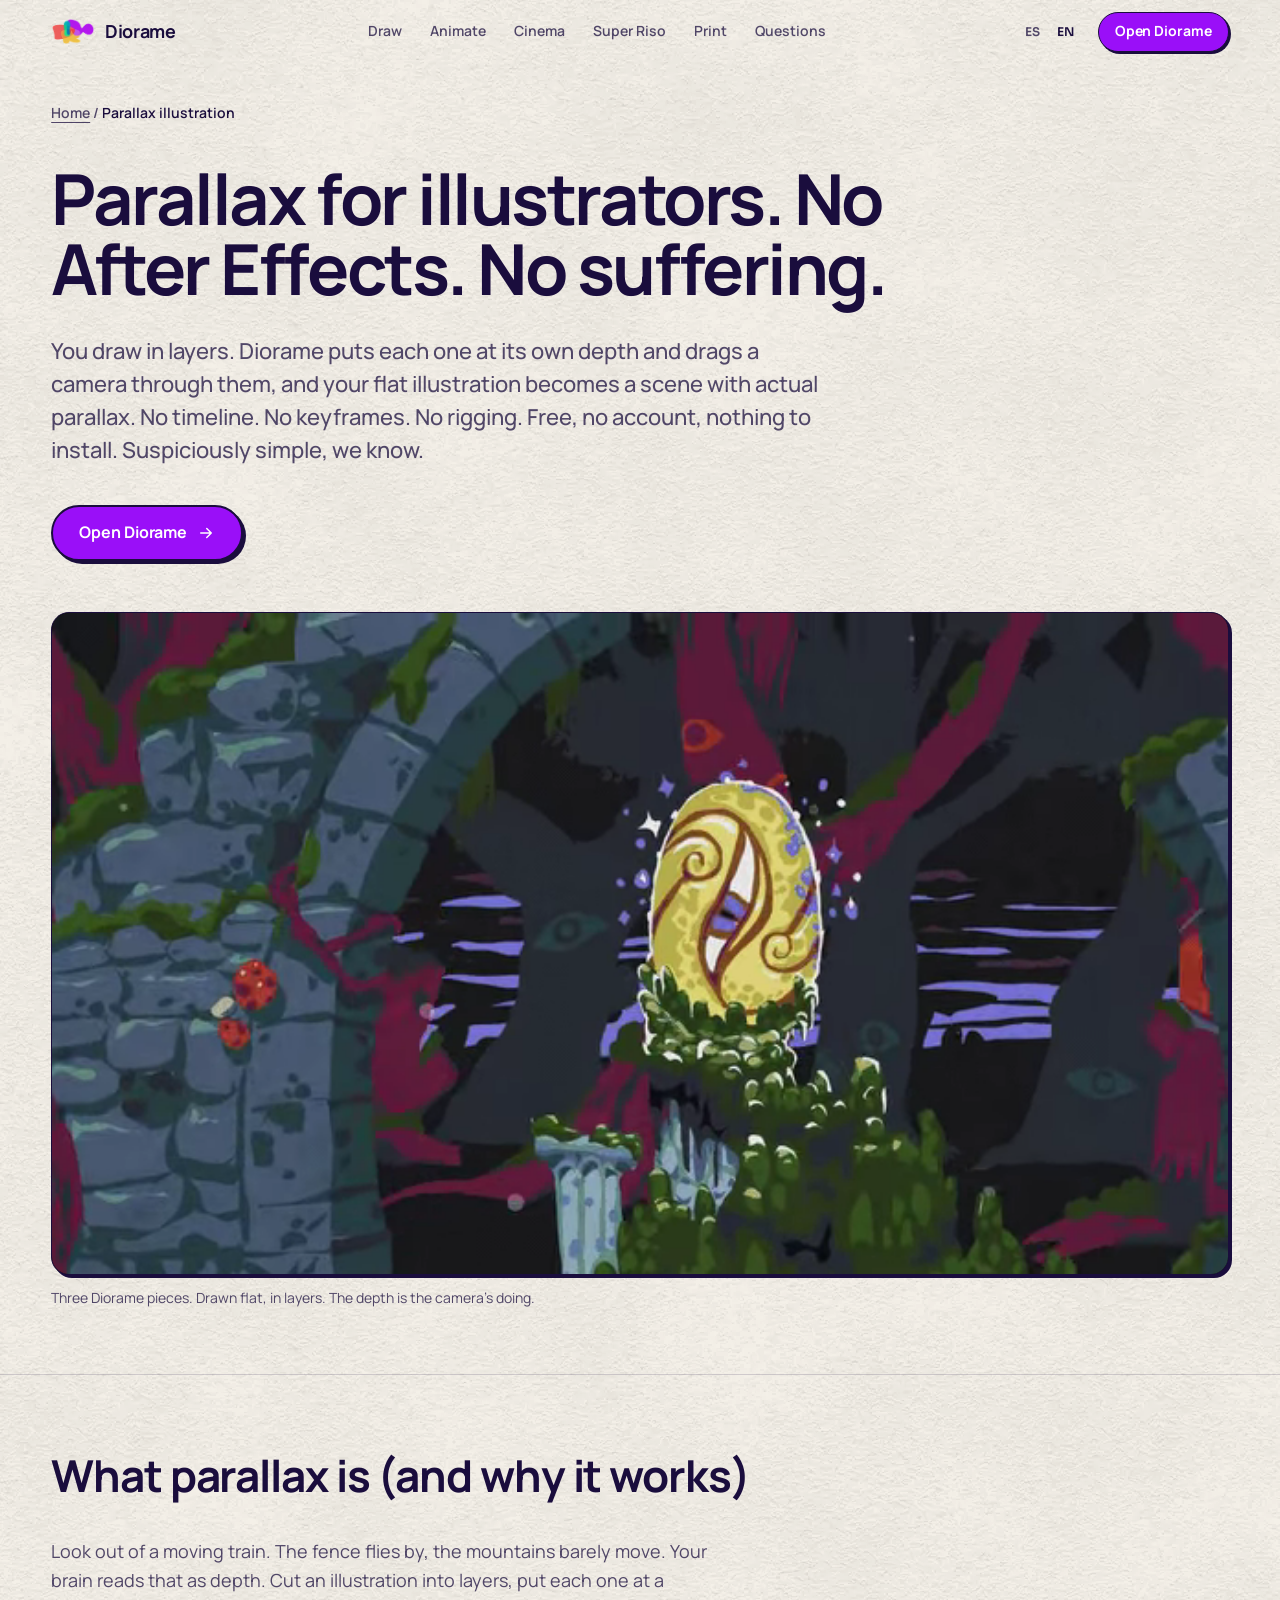
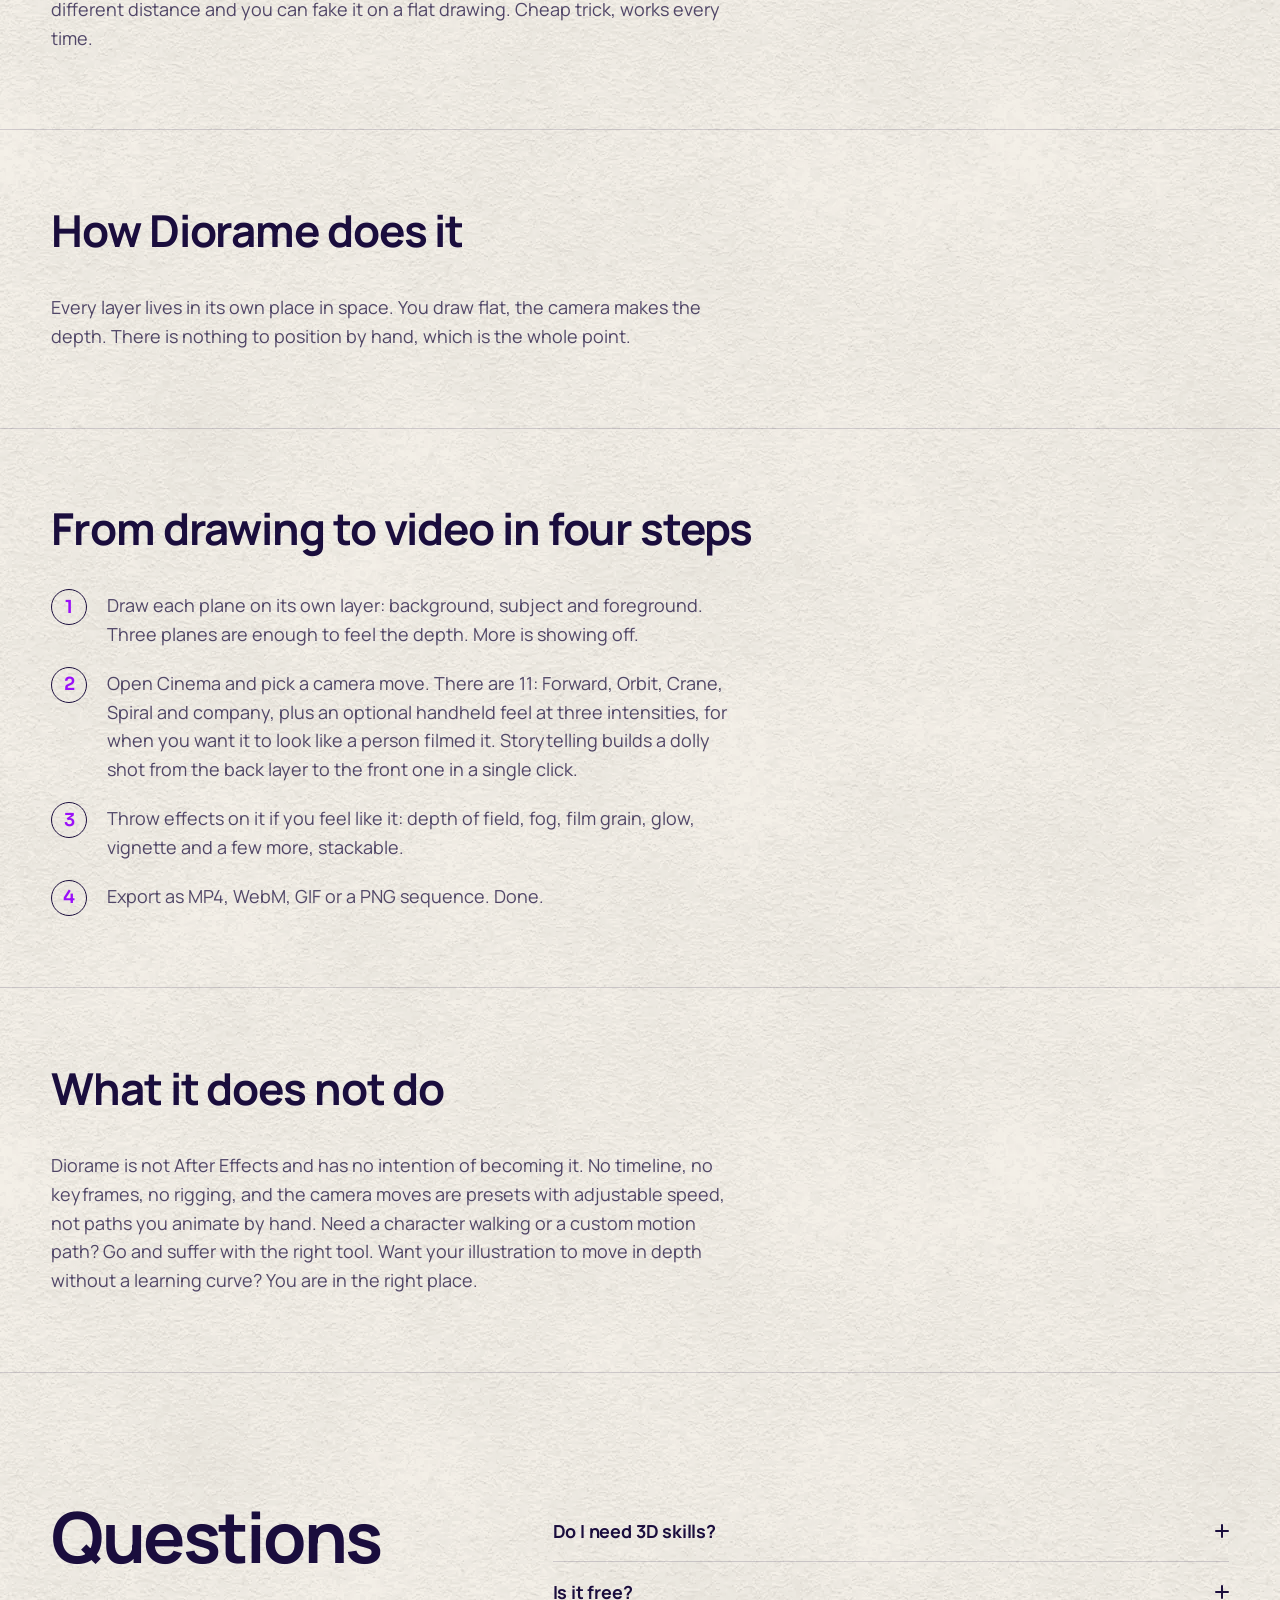
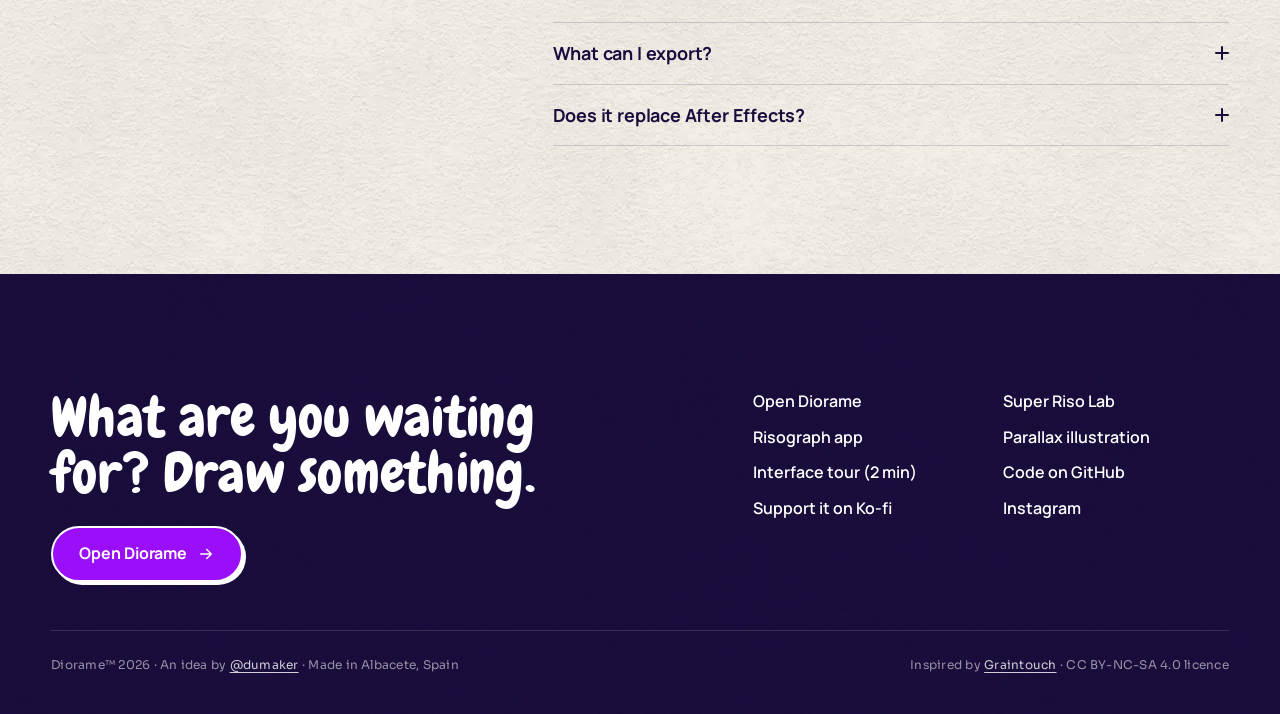
<file: en/parallax-illustration/index.html>
<!DOCTYPE html>
<html lang="en">
<head>
  <meta charset="UTF-8">
  <meta name="viewport" content="width=device-width, initial-scale=1">
  <meta name="color-scheme" content="light">

  <title>Parallax illustration without After Effects | Diorame</title>
  <meta name="description" content="Draw in layers, point a camera at them and get parallax and cinematic depth as MP4 or GIF. Free, no account, no timeline, no three-week tutorial binge.">
  <meta name="robots" content="index,follow">
  <meta name="author" content="Dumaker">
  <meta name="theme-color" content="#f4f0e8">

  <meta property="og:type" content="website">
  <meta property="og:url" content="https://diorame.com/en/parallax-illustration/">
  <meta property="og:site_name" content="Diorame">
  <meta property="og:title" content="Parallax illustration without After Effects | Diorame">
  <meta property="og:description" content="Draw in layers, point a camera at them and get parallax and cinematic depth as MP4 or GIF. Free, no account, no timeline, no three-week tutorial binge.">
  <meta property="og:image" content="https://diorame.com/assets/og-image.jpg">
  <meta name="twitter:card" content="summary_large_image">
  <meta name="twitter:title" content="Parallax illustration without After Effects | Diorame">
  <meta name="twitter:description" content="Draw in layers, point a camera at them and get parallax and cinematic depth as MP4 or GIF. Free, no account, no timeline, no three-week tutorial binge.">
  <meta name="twitter:image" content="https://diorame.com/assets/og-image.jpg">

  <link rel="canonical" href="https://diorame.com/en/parallax-illustration/">
  <link rel="alternate" hreflang="en" href="https://diorame.com/en/parallax-illustration/">
  <link rel="alternate" hreflang="es" href="https://diorame.com/es/ilustracion-parallax/">
  <link rel="alternate" hreflang="x-default" href="https://diorame.com/en/parallax-illustration/">

  <link rel="icon" type="image/png" href="../../assets/img/favicon.png">
  <link rel="preload" href="../../assets/fonts/manrope-latin-700-normal.woff2" as="font" type="font/woff2" crossorigin>
  <link rel="preload" href="../../assets/fonts/chewy-400.woff2" as="font" type="font/woff2" crossorigin>
  <link rel="stylesheet" href="../../assets/site.css?v=24">
  <script type="application/ld+json">
{
  "@context": "https://schema.org",
  "@type": "FAQPage",
  "inLanguage": "en",
  "mainEntity": [
    {
      "@type": "Question",
      "name": "Do I need 3D skills?",
      "acceptedAnswer": {
        "@type": "Answer",
        "text": "No. You draw in 2D and the camera builds the depth. The third dimension is somebody else's problem."
      }
    },
    {
      "@type": "Question",
      "name": "Is it free?",
      "acceptedAnswer": {
        "@type": "Answer",
        "text": "Yes. Free forever, no account, nothing to install. It is open source (CC BY-NC-SA 4.0). No catch, no trial, no \"upgrade to Pro\"."
      }
    },
    {
      "@type": "Question",
      "name": "What can I export?",
      "acceptedAnswer": {
        "@type": "Answer",
        "text": "MP4 or WebM with configurable loops, GIF with adjustable scale, or a numbered PNG sequence."
      }
    },
    {
      "@type": "Question",
      "name": "Does it replace After Effects?",
      "acceptedAnswer": {
        "@type": "Answer",
        "text": "No. It does one thing, parallax and camera moves on layered illustrations, and does it without a timeline. For everything else, After Effects is still there."
      }
    }
  ]
}
  </script>
  <script type="application/ld+json">
{
  "@context": "https://schema.org",
  "@type": "BreadcrumbList",
  "itemListElement": [
    {
      "@type": "ListItem",
      "position": 1,
      "name": "Home",
      "item": "https://diorame.com/en/"
    },
    {
      "@type": "ListItem",
      "position": 2,
      "name": "Parallax illustration",
      "item": "https://diorame.com/en/parallax-illustration/"
    }
  ]
}
  </script>
</head>

<body>
  <a class="skip-link" href="#main">Skip to content</a>

  <header class="nav" id="nav">
    <div class="wrap">
      <a class="nav-brand" href="/en/" aria-label="Diorame, home">
        <img src="../../assets/img/logo-96.webp" width="96" height="61" alt="">
        Diorame
      </a>
      <nav class="nav-links" aria-label="Sections">
        <a href="/en/#draw">Draw</a>
        <a href="/en/#animate">Animate</a>
        <a href="/en/#cinema">Cinema</a>
        <a href="/en/#super-riso">Super Riso</a>
        <a href="/en/#print">Print</a>
        <a href="/en/#faq">Questions</a>
      </nav>
      <div class="nav-right">
        <div class="lang" aria-label="Language">
          <a href="/es/ilustracion-parallax/" lang="es">ES</a>
          <a href="/en/parallax-illustration/" aria-current="true" lang="en">EN</a>
        </div>
        <a class="btn btn--ink btn--sm no-mobile" href="https://diorame.dumaker.com/" target="_blank" rel="noopener">Open Diorame</a>
        <button class="menu-btn" type="button" id="menu-btn" aria-expanded="false" aria-controls="menu-panel" aria-label="Open menu" data-close="Close menu">
          <span></span><span></span>
        </button>
      </div>
    </div>
    <nav class="menu-panel" id="menu-panel" aria-label="Sections" hidden>
      <ul>
        <li><a href="/en/#draw">Draw</a></li>
        <li><a href="/en/#animate">Animate</a></li>
        <li><a href="/en/#cinema">Cinema</a></li>
        <li><a href="/en/#super-riso">Super Riso</a></li>
        <li><a href="/en/#print">Print</a></li>
        <li><a href="/en/#faq">Questions</a></li>
      </ul>
    </nav>
  </header>

  <a class="to-top" id="to-top" href="#top" aria-label="Back to top">
    <svg viewBox="0 0 24 24" fill="none" stroke="currentColor" stroke-width="2" stroke-linecap="round" stroke-linejoin="round" aria-hidden="true"><path d="M12 19V5M6 11l6-6 6 6"/></svg>
  </a>

  <main id="main">

    <section class="sub-hero" id="top">
      <div class="wrap">
        <nav class="crumbs" aria-label="Breadcrumb">
          <a href="/en/">Home</a> <span aria-hidden="true">/</span> <span aria-current="page">Parallax illustration</span>
        </nav>
        <div class="sub-copy sub-copy--wide">
          <h1 class="h-1">Parallax for illustrators. No After Effects. No suffering.</h1>
          <p class="lead">You draw in layers. Diorame puts each one at its own depth and drags a camera through them, and your flat illustration becomes a scene with actual parallax. No timeline. No keyframes. No rigging. Free, no account, nothing to install. Suspiciously simple, we know.</p>
          <a class="btn btn--ink" href="https://diorame.dumaker.com/" target="_blank" rel="noopener">
            Open Diorame
            <svg viewBox="0 0 24 24" fill="none" stroke="currentColor" stroke-width="2" stroke-linecap="round" stroke-linejoin="round" aria-hidden="true"><path d="M5 12h14M13 6l6 6-6 6"/></svg>
          </a>
        </div>
        <figure class="sub-video">
          <video class="js-autoplay" autoplay muted loop playsinline preload="metadata" poster="../../assets/img/parallax-hook-poster.webp" width="640" height="360" aria-label="Three Diorame illustrations in a row, each drawn flat in layers, with the camera moving through their depth">
            <source src="../../assets/video/parallax-hook.webm" type="video/webm">
            <source src="../../assets/video/parallax-hook.mp4" type="video/mp4">
          </video>
          <figcaption>Three Diorame pieces. Drawn flat, in layers. The depth is the camera's doing.</figcaption>
        </figure>
      </div>
    </section>

    <section class="sub-sec" id="parallax">
      <div class="wrap">
        <h2 class="h-2">What parallax is (and why it works)</h2>
        <p>Look out of a moving train. The fence flies by, the mountains barely move. Your brain reads that as depth. Cut an illustration into layers, put each one at a different distance and you can fake it on a flat drawing. Cheap trick, works every time.</p>
      </div>
    </section>

    <section class="sub-sec" id="how">
      <div class="wrap">
        <h2 class="h-2">How Diorame does it</h2>
        <p>Every layer lives in its own place in space. You draw flat, the camera makes the depth. There is nothing to position by hand, which is the whole point.</p>
      </div>
    </section>

    <section class="sub-sec" id="steps">
      <div class="wrap">
        <h2 class="h-2">From drawing to video in four steps</h2>
        <ol class="steps">
          <li>Draw each plane on its own layer: background, subject and foreground. Three planes are enough to feel the depth. More is showing off.</li>
          <li>Open Cinema and pick a camera move. There are 11: Forward, Orbit, Crane, Spiral and company, plus an optional handheld feel at three intensities, for when you want it to look like a person filmed it. Storytelling builds a dolly shot from the back layer to the front one in a single click.</li>
          <li>Throw effects on it if you feel like it: depth of field, fog, film grain, glow, vignette and a few more, stackable.</li>
          <li>Export as MP4, WebM, GIF or a PNG sequence. Done.</li>
        </ol>
      </div>
    </section>

    <section class="sub-sec" id="limits">
      <div class="wrap">
        <h2 class="h-2">What it does not do</h2>
        <p>Diorame is not After Effects and has no intention of becoming it. No timeline, no keyframes, no rigging, and the camera moves are presets with adjustable speed, not paths you animate by hand. Need a character walking or a custom motion path? Go and suffer with the right tool. Want your illustration to move in depth without a learning curve? You are in the right place.</p>
      </div>
    </section>

    <section class="sec faq" id="faq">
      <div class="wrap grid">
        <aside class="faq-aside">
          <h2 class="h-1">Questions</h2>
        </aside>
        <div class="faq-body">
          <div class="faq-group">
            <details class="qa">
              <summary><span>Do I need 3D skills?</span><i aria-hidden="true"></i></summary>
              <div class="qa-a"><div><p>No. You draw in 2D and the camera builds the depth. The third dimension is somebody else's problem.</p></div></div>
            </details>
            <details class="qa">
              <summary><span>Is it free?</span><i aria-hidden="true"></i></summary>
              <div class="qa-a"><div><p>Yes. Free forever, no account, nothing to install. It is open source (CC BY-NC-SA 4.0). No catch, no trial, no &quot;upgrade to Pro&quot;.</p></div></div>
            </details>
            <details class="qa">
              <summary><span>What can I export?</span><i aria-hidden="true"></i></summary>
              <div class="qa-a"><div><p>MP4 or WebM with configurable loops, GIF with adjustable scale, or a numbered PNG sequence.</p></div></div>
            </details>
            <details class="qa">
              <summary><span>Does it replace After Effects?</span><i aria-hidden="true"></i></summary>
              <div class="qa-a"><div><p>No. It does one thing, parallax and camera moves on layered illustrations, and does it without a timeline. For everything else, After Effects is still there.</p></div></div>
            </details>
          </div>
        </div>
      </div>
    </section>

  </main>

  <footer class="colophon">
    <div class="wrap grid">
      <div class="col-who">
        <p class="col-cta-line hand">What are you waiting for? Draw something.</p>
        <a class="btn btn--ink btn--on-dark no-mobile" href="https://diorame.dumaker.com/" target="_blank" rel="noopener">
          Open Diorame
          <svg viewBox="0 0 24 24" fill="none" stroke="currentColor" stroke-width="2" stroke-linecap="round" stroke-linejoin="round" aria-hidden="true"><path d="M5 12h14M13 6l6 6-6 6"/></svg>
        </a>
      </div>
      <nav class="col-links" aria-label="Links">
        <a href="https://diorame.dumaker.com/" target="_blank" rel="noopener">Open Diorame</a>
        <a href="https://super-riso.dumaker.com" target="_blank" rel="noopener">Super Riso Lab</a>
        <a href="/en/risograph-app/">Risograph app</a>
        <a href="/en/parallax-illustration/">Parallax illustration</a>
        <a href="https://youtu.be/CDC0PQLCHCQ" target="_blank" rel="noopener noreferrer">Interface tour (2 min)</a>
        <a href="https://github.com/DrKlanes/diorame" target="_blank" rel="noopener">Code on GitHub</a>
        <a href="https://ko-fi.com/dumaker" target="_blank" rel="noopener">Support it on Ko-fi</a>
        <a href="https://www.instagram.com/dumaker/" target="_blank" rel="noopener">Instagram</a>
      </nav>
      <div class="col-base">
        <span>Diorame™ 2026 · An idea by <a href="https://www.instagram.com/dumaker/" target="_blank" rel="noopener">@dumaker</a> · Made in Albacete, Spain</span>
        <span>Inspired by <a href="https://www.iorama.studio/graintouch" target="_blank" rel="noopener">Graintouch</a> · CC BY-NC-SA 4.0 licence</span>
      </div>
    </div>
  </footer>

  <script src="../../assets/site.js?v=20" defer></script>
</body>
</html>
</file>
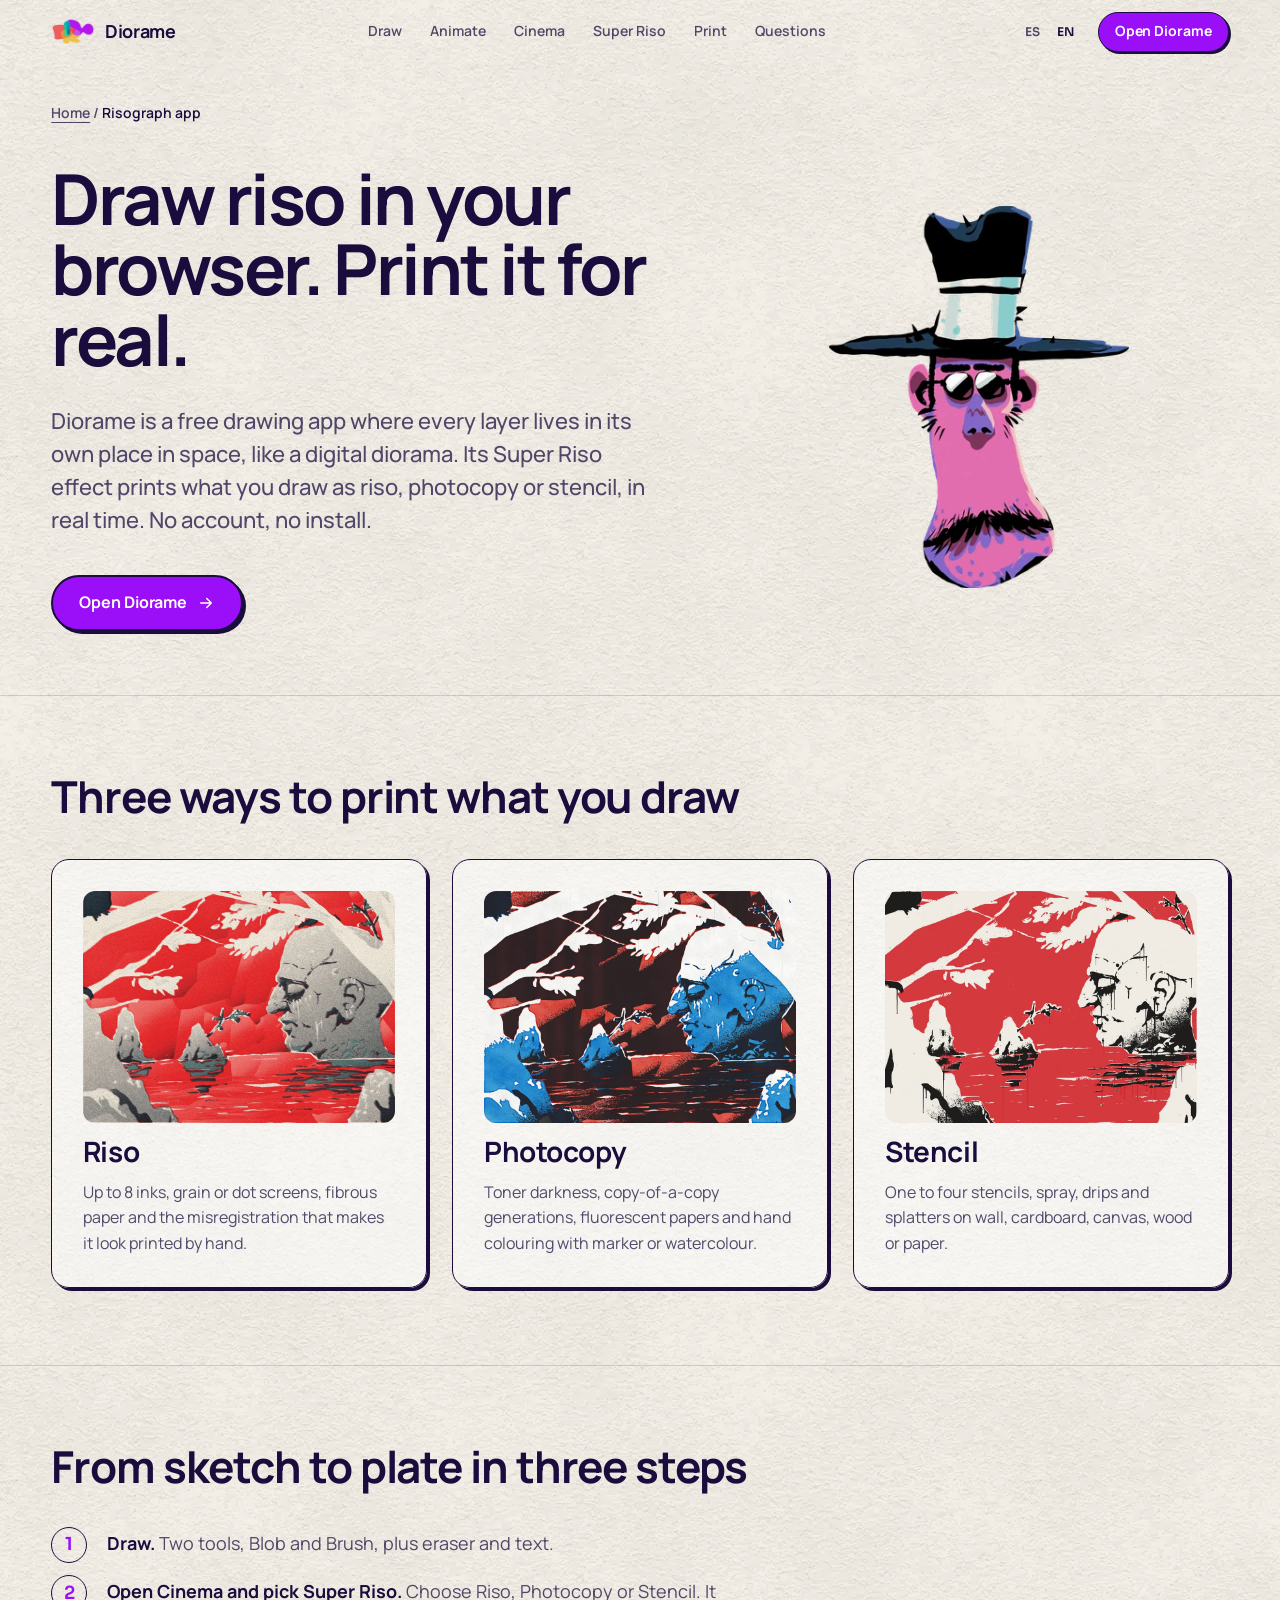
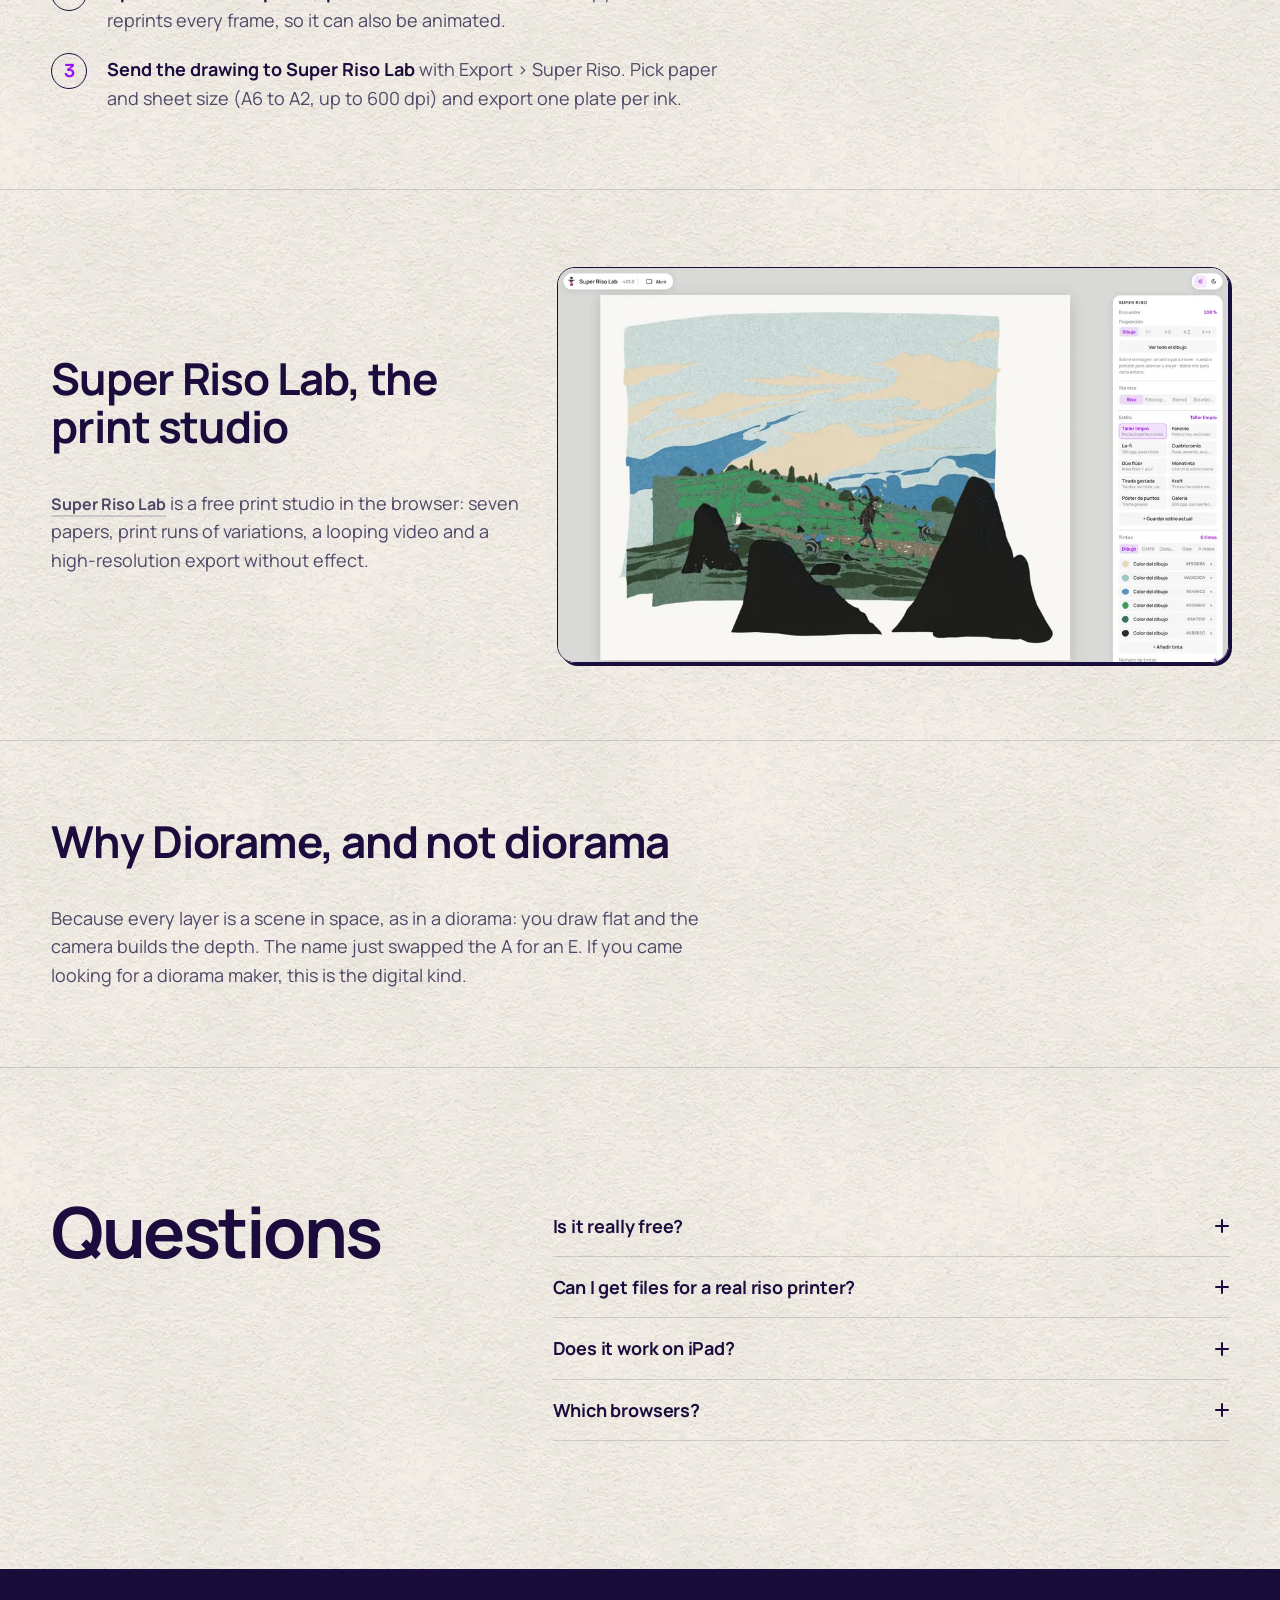
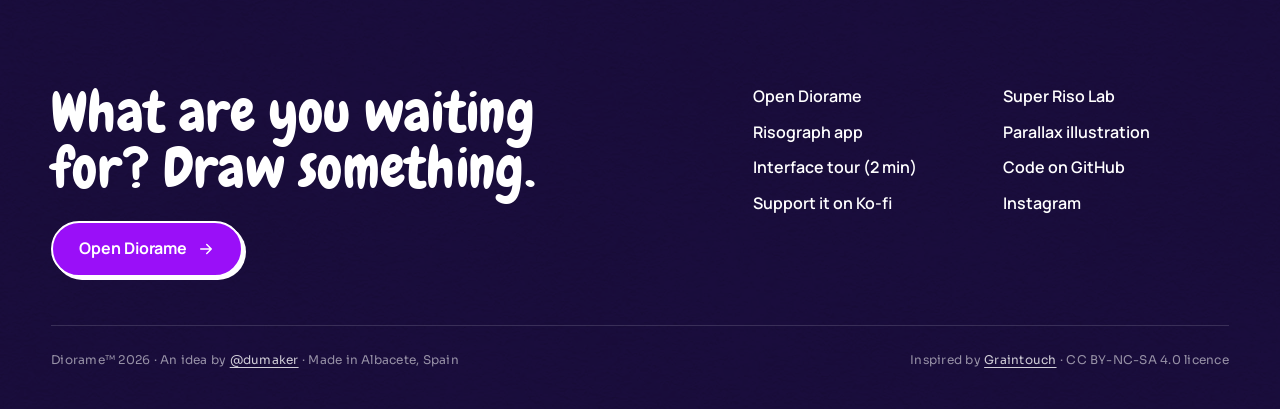
<file: en/risograph-app/index.html>
<!DOCTYPE html>
<html lang="en">
<head>
  <meta charset="UTF-8">
  <meta name="viewport" content="width=device-width, initial-scale=1">
  <meta name="color-scheme" content="light">

  <title>Free risograph drawing app in your browser | Diorame</title>
  <meta name="description" content="Draw in layers, print them as riso, photocopy or stencil art in real time and export one plate per ink. Free, no account, no install.">
  <meta name="robots" content="index,follow">
  <meta name="author" content="Dumaker">
  <meta name="theme-color" content="#f4f0e8">

  <meta property="og:type" content="website">
  <meta property="og:url" content="https://diorame.com/en/risograph-app/">
  <meta property="og:site_name" content="Diorame">
  <meta property="og:title" content="Free risograph drawing app in your browser | Diorame">
  <meta property="og:description" content="Draw in layers, print them as riso, photocopy or stencil art in real time and export one plate per ink. Free, no account, no install.">
  <meta property="og:image" content="https://diorame.com/assets/og-image.jpg">
  <meta name="twitter:card" content="summary_large_image">
  <meta name="twitter:title" content="Free risograph drawing app in your browser | Diorame">
  <meta name="twitter:description" content="Draw in layers, print them as riso, photocopy or stencil art in real time and export one plate per ink. Free, no account, no install.">
  <meta name="twitter:image" content="https://diorame.com/assets/og-image.jpg">

  <link rel="canonical" href="https://diorame.com/en/risograph-app/">
  <link rel="alternate" hreflang="en" href="https://diorame.com/en/risograph-app/">
  <link rel="alternate" hreflang="es" href="https://diorame.com/es/app-risografia/">
  <link rel="alternate" hreflang="x-default" href="https://diorame.com/en/risograph-app/">

  <link rel="icon" type="image/png" href="../../assets/img/favicon.png">
  <link rel="preload" href="../../assets/fonts/manrope-latin-700-normal.woff2" as="font" type="font/woff2" crossorigin>
  <link rel="preload" href="../../assets/fonts/chewy-400.woff2" as="font" type="font/woff2" crossorigin>
  <link rel="stylesheet" href="../../assets/site.css?v=24">
  <script type="application/ld+json">
{
  "@context": "https://schema.org",
  "@type": "FAQPage",
  "inLanguage": "en",
  "mainEntity": [
    {
      "@type": "Question",
      "name": "Is it really free?",
      "acceptedAnswer": {
        "@type": "Answer",
        "text": "Yes. Free forever, no account, nothing to install. It is open source (CC BY-NC-SA 4.0)."
      }
    },
    {
      "@type": "Question",
      "name": "Can I get files for a real riso printer?",
      "acceptedAnswer": {
        "@type": "Answer",
        "text": "Super Riso Lab exports one plate per ink, on sheets from A6 to A2 at up to 600 dpi."
      }
    },
    {
      "@type": "Question",
      "name": "Does it work on iPad?",
      "acceptedAnswer": {
        "@type": "Answer",
        "text": "Yes, on tablets and computers, with Apple Pencil and stylus support. Phones are not supported."
      }
    },
    {
      "@type": "Question",
      "name": "Which browsers?",
      "acceptedAnswer": {
        "@type": "Answer",
        "text": "Chrome, Firefox, Safari and Edge."
      }
    }
  ]
}
  </script>
  <script type="application/ld+json">
{
  "@context": "https://schema.org",
  "@type": "BreadcrumbList",
  "itemListElement": [
    {
      "@type": "ListItem",
      "position": 1,
      "name": "Home",
      "item": "https://diorame.com/en/"
    },
    {
      "@type": "ListItem",
      "position": 2,
      "name": "Risograph app",
      "item": "https://diorame.com/en/risograph-app/"
    }
  ]
}
  </script>
</head>

<body>
  <a class="skip-link" href="#main">Skip to content</a>

  <header class="nav" id="nav">
    <div class="wrap">
      <a class="nav-brand" href="/en/" aria-label="Diorame, home">
        <img src="../../assets/img/logo-96.webp" width="96" height="61" alt="">
        Diorame
      </a>
      <nav class="nav-links" aria-label="Sections">
        <a href="/en/#draw">Draw</a>
        <a href="/en/#animate">Animate</a>
        <a href="/en/#cinema">Cinema</a>
        <a href="/en/#super-riso">Super Riso</a>
        <a href="/en/#print">Print</a>
        <a href="/en/#faq">Questions</a>
      </nav>
      <div class="nav-right">
        <div class="lang" aria-label="Language">
          <a href="/es/app-risografia/" lang="es">ES</a>
          <a href="/en/risograph-app/" aria-current="true" lang="en">EN</a>
        </div>
        <a class="btn btn--ink btn--sm no-mobile" href="https://diorame.dumaker.com/" target="_blank" rel="noopener">Open Diorame</a>
        <button class="menu-btn" type="button" id="menu-btn" aria-expanded="false" aria-controls="menu-panel" aria-label="Open menu" data-close="Close menu">
          <span></span><span></span>
        </button>
      </div>
    </div>
    <nav class="menu-panel" id="menu-panel" aria-label="Sections" hidden>
      <ul>
        <li><a href="/en/#draw">Draw</a></li>
        <li><a href="/en/#animate">Animate</a></li>
        <li><a href="/en/#cinema">Cinema</a></li>
        <li><a href="/en/#super-riso">Super Riso</a></li>
        <li><a href="/en/#print">Print</a></li>
        <li><a href="/en/#faq">Questions</a></li>
      </ul>
    </nav>
  </header>

  <a class="to-top" id="to-top" href="#top" aria-label="Back to top">
    <svg viewBox="0 0 24 24" fill="none" stroke="currentColor" stroke-width="2" stroke-linecap="round" stroke-linejoin="round" aria-hidden="true"><path d="M12 19V5M6 11l6-6 6 6"/></svg>
  </a>

  <main id="main">

    <section class="sub-hero" id="top">
      <div class="wrap">
        <nav class="crumbs" aria-label="Breadcrumb">
          <a href="/en/">Home</a> <span aria-hidden="true">/</span> <span aria-current="page">Risograph app</span>
        </nav>
        <div class="sub-split">
          <div class="sub-copy">
            <h1 class="h-1">Draw riso in your browser. Print it for real.</h1>
            <p class="lead">Diorame is a free drawing app where every layer lives in its own place in space, like a digital diorama. Its Super Riso effect prints what you draw as riso, photocopy or stencil, in real time. No account, no install.</p>
            <a class="btn btn--ink" href="https://diorame.dumaker.com/" target="_blank" rel="noopener">
              Open Diorame
              <svg viewBox="0 0 24 24" fill="none" stroke="currentColor" stroke-width="2" stroke-linecap="round" stroke-linejoin="round" aria-hidden="true"><path d="M5 12h14M13 6l6 6-6 6"/></svg>
            </a>
          </div>
          <div class="sub-mascot" aria-hidden="true"><img src="../../assets/img/super-riso-mascota.webp" width="320" height="408" alt=""></div>
        </div>
      </div>
    </section>

    <section class="sub-sec" id="techniques">
      <div class="wrap">
        <h2 class="h-2">Three ways to print what you draw</h2>
        <div class="doors doors--3">
          <article class="door">
            <img src="../../assets/img/sr-riso-960.webp" width="960" height="717" alt="The same illustration printed in riso: red and teal inks with grain and misregistration on cream paper." loading="lazy" decoding="async">
            <h3 class="h-3">Riso</h3>
            <p>Up to 8 inks, grain or dot screens, fibrous paper and the misregistration that makes it look printed by hand.</p>
          </article>
          <article class="door">
            <img src="../../assets/img/sr-fotocopia-960.webp" width="960" height="717" alt="The same illustration as a hand-coloured photocopy: black toner, blue watercolour and red marker." loading="lazy" decoding="async">
            <h3 class="h-3">Photocopy</h3>
            <p>Toner darkness, copy-of-a-copy generations, fluorescent papers and hand colouring with marker or watercolour.</p>
          </article>
          <article class="door">
            <img src="../../assets/img/sr-stencil-960.webp" width="960" height="717" alt="The same illustration as spray-painted stencil art: flat red and black, with drips and splatters." loading="lazy" decoding="async">
            <h3 class="h-3">Stencil</h3>
            <p>One to four stencils, spray, drips and splatters on wall, cardboard, canvas, wood or paper.</p>
          </article>
        </div>
      </div>
    </section>

    <section class="sub-sec" id="steps">
      <div class="wrap">
        <h2 class="h-2">From sketch to plate in three steps</h2>
        <ol class="steps">
          <li><b>Draw.</b> Two tools, Blob and Brush, plus eraser and text.</li>
          <li><b>Open Cinema and pick Super Riso.</b> Choose Riso, Photocopy or Stencil. It reprints every frame, so it can also be animated.</li>
          <li><b>Send the drawing to Super Riso Lab</b> with Export &gt; Super Riso. Pick paper and sheet size (A6 to A2, up to 600 dpi) and export one plate per ink.</li>
        </ol>
      </div>
    </section>

    <section class="sub-sec" id="lab">
      <div class="wrap sub-split sub-split--lab">
        <div>
          <h2 class="h-2">Super Riso Lab, the print studio</h2>
          <p><a class="link" href="https://super-riso.dumaker.com" target="_blank" rel="noopener">Super Riso Lab</a> is a free print studio in the browser: seven papers, print runs of variations, a looping video and a high-resolution export without effect.</p>
        </div>
        <img src="../../assets/img/lab-interfaz-1600.webp" srcset="../../assets/img/lab-interfaz-1000.webp 1000w, ../../assets/img/lab-interfaz-1600.webp 1600w, ../../assets/img/lab-interfaz-2400.webp 2400w" sizes="(max-width: 960px) 92vw, 58vw" width="1600" height="940" alt="Super Riso Lab with the Diorame landscape printed in riso on the sheet and, on the right, the framing, technique, style and ink panels." loading="lazy" decoding="async">
      </div>
    </section>

    <section class="sub-sec" id="why">
      <div class="wrap">
        <h2 class="h-2">Why Diorame, and not diorama</h2>
        <p>Because every layer is a scene in space, as in a diorama: you draw flat and the camera builds the depth. The name just swapped the A for an E. If you came looking for a diorama maker, this is the digital kind.</p>
      </div>
    </section>

    <section class="sec faq" id="faq">
      <div class="wrap grid">
        <aside class="faq-aside">
          <h2 class="h-1">Questions</h2>
        </aside>
        <div class="faq-body">
          <div class="faq-group">
            <details class="qa">
              <summary><span>Is it really free?</span><i aria-hidden="true"></i></summary>
              <div class="qa-a"><div><p>Yes. Free forever, no account, nothing to install. It is open source (CC BY-NC-SA 4.0).</p></div></div>
            </details>
            <details class="qa">
              <summary><span>Can I get files for a real riso printer?</span><i aria-hidden="true"></i></summary>
              <div class="qa-a"><div><p>Super Riso Lab exports one plate per ink, on sheets from A6 to A2 at up to 600 dpi.</p></div></div>
            </details>
            <details class="qa">
              <summary><span>Does it work on iPad?</span><i aria-hidden="true"></i></summary>
              <div class="qa-a"><div><p>Yes, on tablets and computers, with Apple Pencil and stylus support. Phones are not supported.</p></div></div>
            </details>
            <details class="qa">
              <summary><span>Which browsers?</span><i aria-hidden="true"></i></summary>
              <div class="qa-a"><div><p>Chrome, Firefox, Safari and Edge.</p></div></div>
            </details>
          </div>
        </div>
      </div>
    </section>

  </main>

  <footer class="colophon">
    <div class="wrap grid">
      <div class="col-who">
        <p class="col-cta-line hand">What are you waiting for? Draw something.</p>
        <a class="btn btn--ink btn--on-dark no-mobile" href="https://diorame.dumaker.com/" target="_blank" rel="noopener">
          Open Diorame
          <svg viewBox="0 0 24 24" fill="none" stroke="currentColor" stroke-width="2" stroke-linecap="round" stroke-linejoin="round" aria-hidden="true"><path d="M5 12h14M13 6l6 6-6 6"/></svg>
        </a>
      </div>
      <nav class="col-links" aria-label="Links">
        <a href="https://diorame.dumaker.com/" target="_blank" rel="noopener">Open Diorame</a>
        <a href="https://super-riso.dumaker.com" target="_blank" rel="noopener">Super Riso Lab</a>
        <a href="/en/risograph-app/">Risograph app</a>
        <a href="/en/parallax-illustration/">Parallax illustration</a>
        <a href="https://youtu.be/CDC0PQLCHCQ" target="_blank" rel="noopener noreferrer">Interface tour (2 min)</a>
        <a href="https://github.com/DrKlanes/diorame" target="_blank" rel="noopener">Code on GitHub</a>
        <a href="https://ko-fi.com/dumaker" target="_blank" rel="noopener">Support it on Ko-fi</a>
        <a href="https://www.instagram.com/dumaker/" target="_blank" rel="noopener">Instagram</a>
      </nav>
      <div class="col-base">
        <span>Diorame™ 2026 · An idea by <a href="https://www.instagram.com/dumaker/" target="_blank" rel="noopener">@dumaker</a> · Made in Albacete, Spain</span>
        <span>Inspired by <a href="https://www.iorama.studio/graintouch" target="_blank" rel="noopener">Graintouch</a> · CC BY-NC-SA 4.0 licence</span>
      </div>
    </div>
  </footer>

  <script src="../../assets/site.js?v=20" defer></script>
</body>
</html>
</file>
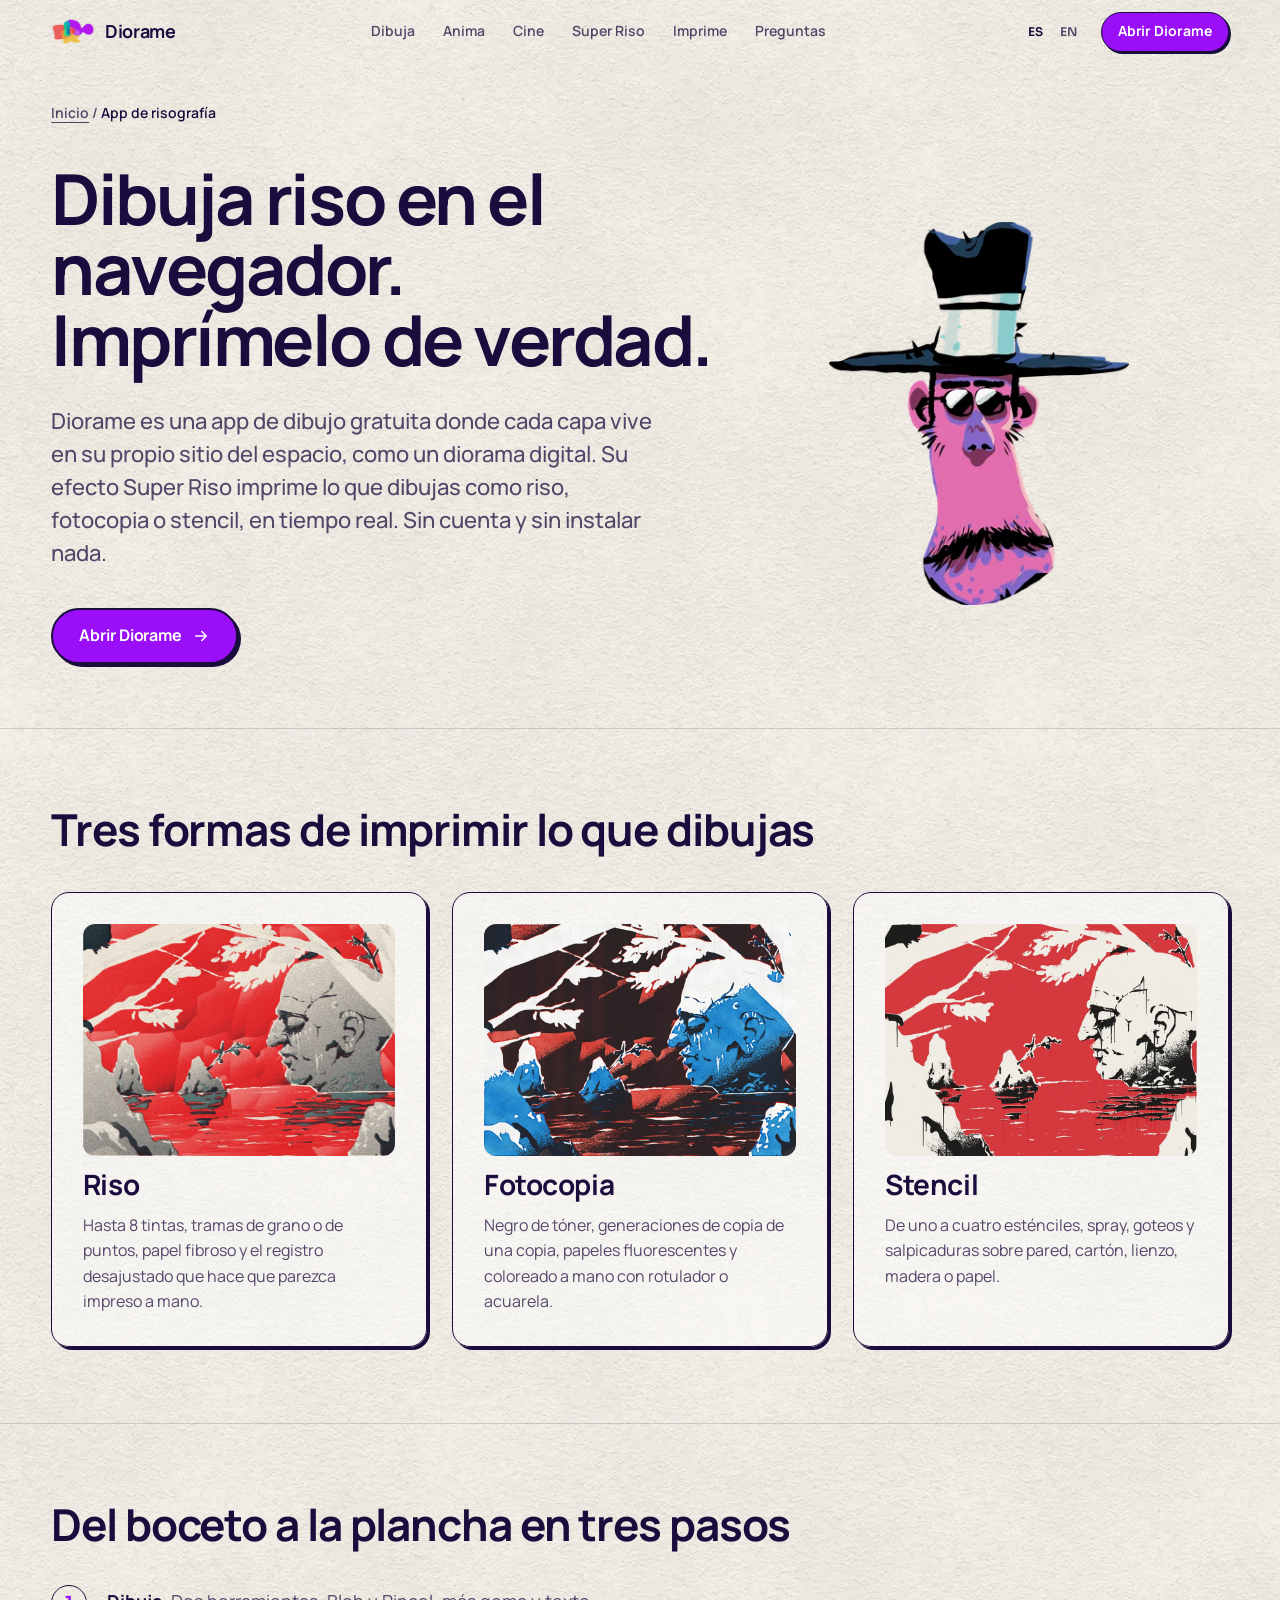
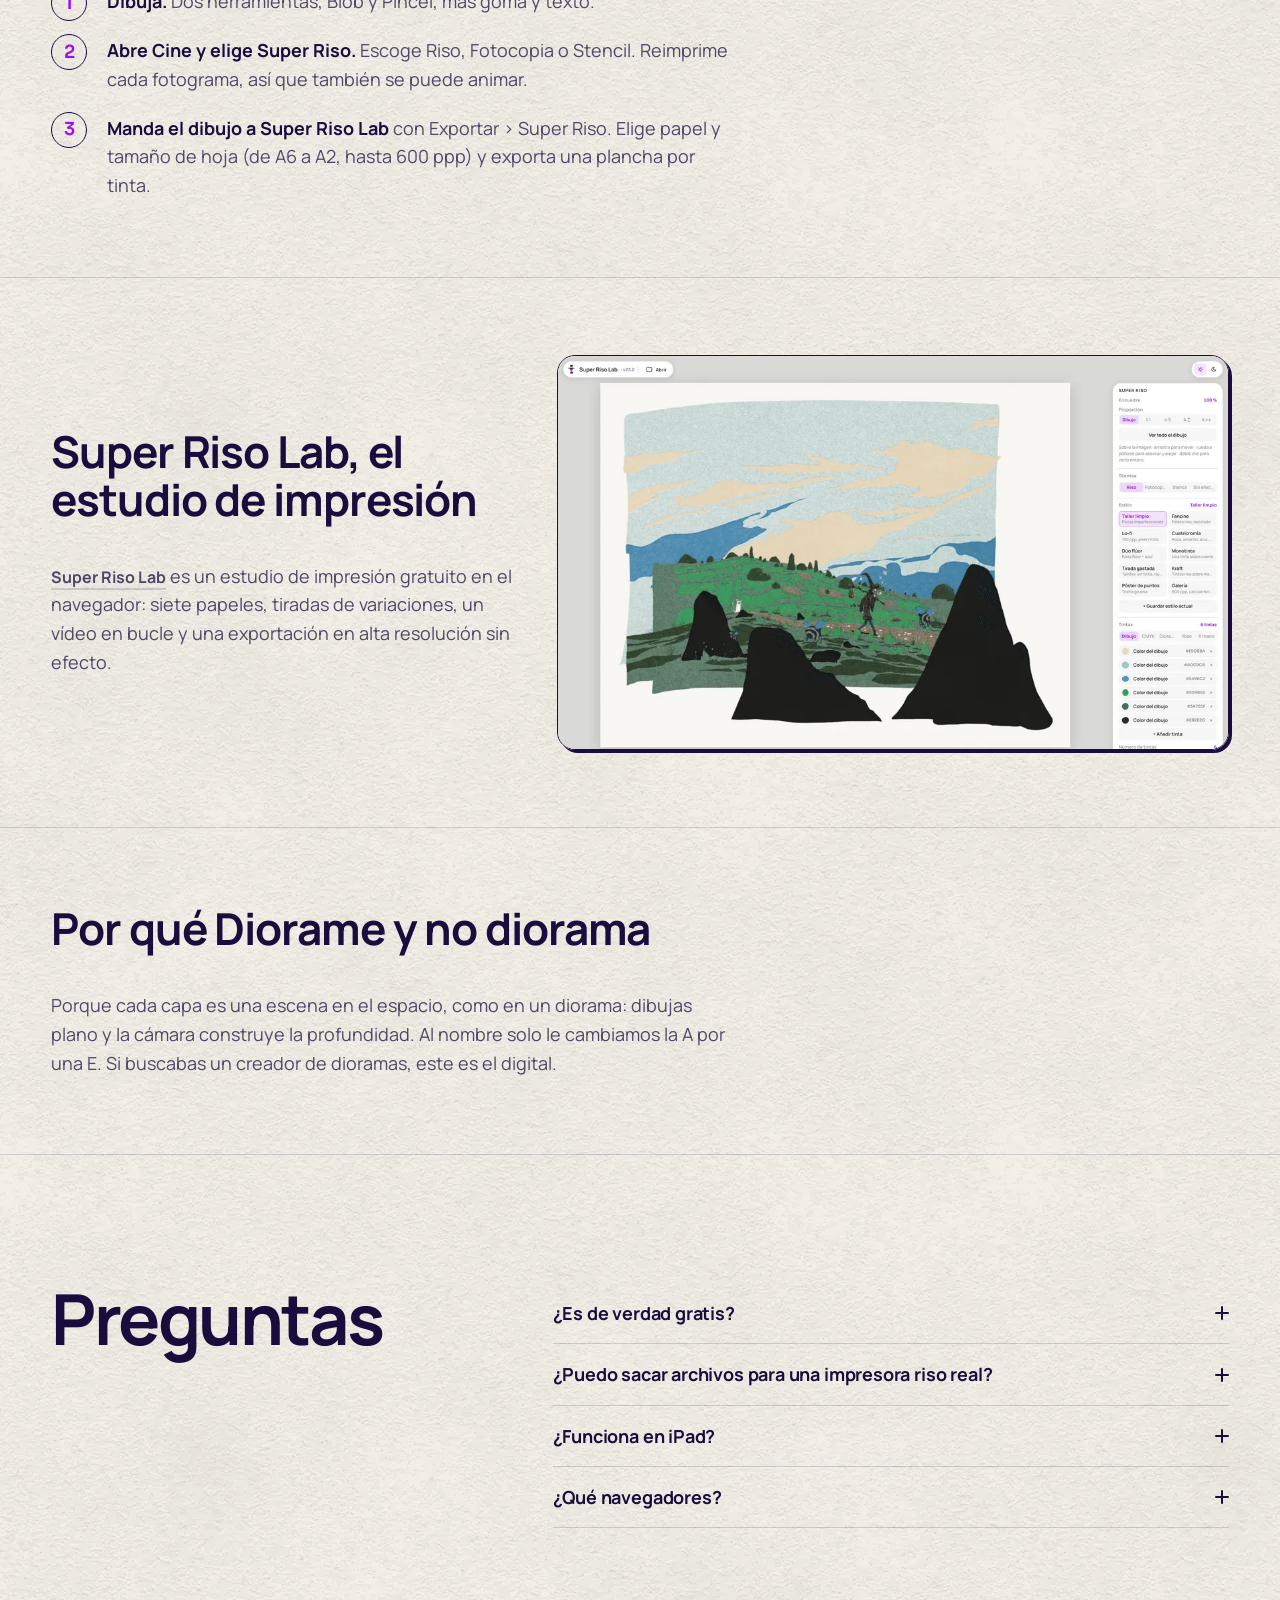
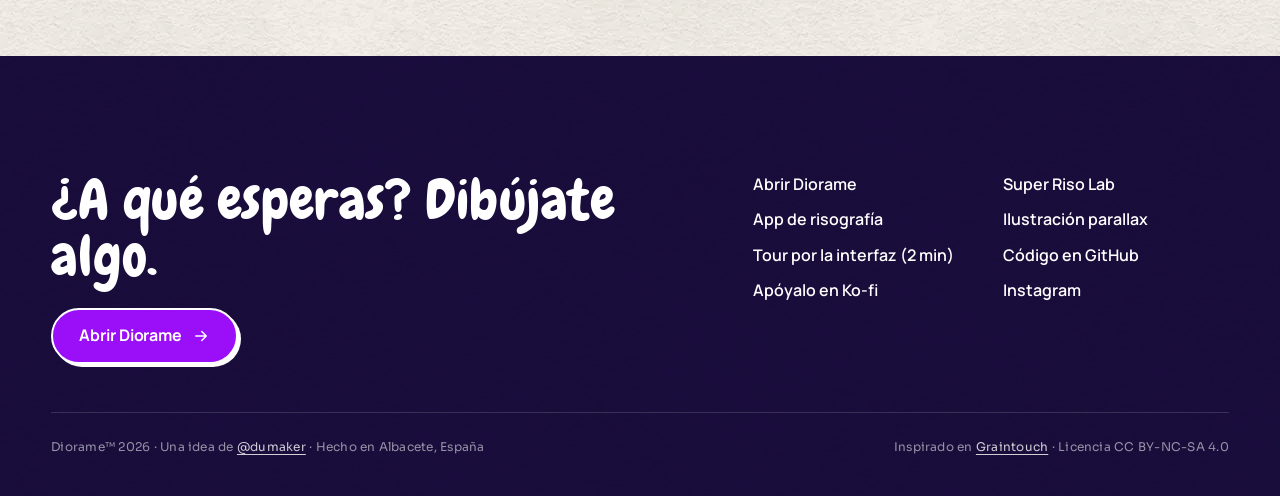
<file: es/app-risografia/index.html>
<!DOCTYPE html>
<html lang="es">
<head>
  <meta charset="UTF-8">
  <meta name="viewport" content="width=device-width, initial-scale=1">
  <meta name="color-scheme" content="light">

  <title>App de dibujo con risografía gratis en el navegador | Diorame</title>
  <meta name="description" content="Dibuja en capas, imprímelas como riso, fotocopia o stencil en tiempo real y exporta una plancha por tinta. Gratis, sin cuenta ni instalación.">
  <meta name="robots" content="index,follow">
  <meta name="author" content="Dumaker">
  <meta name="theme-color" content="#f4f0e8">

  <meta property="og:type" content="website">
  <meta property="og:url" content="https://diorame.com/es/app-risografia/">
  <meta property="og:site_name" content="Diorame">
  <meta property="og:title" content="App de dibujo con risografía gratis en el navegador | Diorame">
  <meta property="og:description" content="Dibuja en capas, imprímelas como riso, fotocopia o stencil en tiempo real y exporta una plancha por tinta. Gratis, sin cuenta ni instalación.">
  <meta property="og:image" content="https://diorame.com/assets/og-image.jpg">
  <meta name="twitter:card" content="summary_large_image">
  <meta name="twitter:title" content="App de dibujo con risografía gratis en el navegador | Diorame">
  <meta name="twitter:description" content="Dibuja en capas, imprímelas como riso, fotocopia o stencil en tiempo real y exporta una plancha por tinta. Gratis, sin cuenta ni instalación.">
  <meta name="twitter:image" content="https://diorame.com/assets/og-image.jpg">

  <link rel="canonical" href="https://diorame.com/es/app-risografia/">
  <link rel="alternate" hreflang="en" href="https://diorame.com/en/risograph-app/">
  <link rel="alternate" hreflang="es" href="https://diorame.com/es/app-risografia/">
  <link rel="alternate" hreflang="x-default" href="https://diorame.com/en/risograph-app/">

  <link rel="icon" type="image/png" href="../../assets/img/favicon.png">
  <link rel="preload" href="../../assets/fonts/manrope-latin-700-normal.woff2" as="font" type="font/woff2" crossorigin>
  <link rel="preload" href="../../assets/fonts/chewy-400.woff2" as="font" type="font/woff2" crossorigin>
  <link rel="stylesheet" href="../../assets/site.css?v=24">
  <script type="application/ld+json">
{
  "@context": "https://schema.org",
  "@type": "FAQPage",
  "inLanguage": "es",
  "mainEntity": [
    {
      "@type": "Question",
      "name": "¿Es de verdad gratis?",
      "acceptedAnswer": {
        "@type": "Answer",
        "text": "Sí. Gratis para siempre, sin cuenta y sin instalar nada. Es de código abierto (CC BY-NC-SA 4.0)."
      }
    },
    {
      "@type": "Question",
      "name": "¿Puedo sacar archivos para una impresora riso real?",
      "acceptedAnswer": {
        "@type": "Answer",
        "text": "Super Riso Lab exporta una plancha por tinta, en hojas de A6 a A2 y hasta 600 ppp."
      }
    },
    {
      "@type": "Question",
      "name": "¿Funciona en iPad?",
      "acceptedAnswer": {
        "@type": "Answer",
        "text": "Sí, en tabletas y ordenadores, con soporte de Apple Pencil y lápiz. Los móviles no están soportados."
      }
    },
    {
      "@type": "Question",
      "name": "¿Qué navegadores?",
      "acceptedAnswer": {
        "@type": "Answer",
        "text": "Chrome, Firefox, Safari y Edge."
      }
    }
  ]
}
  </script>
  <script type="application/ld+json">
{
  "@context": "https://schema.org",
  "@type": "BreadcrumbList",
  "itemListElement": [
    {
      "@type": "ListItem",
      "position": 1,
      "name": "Inicio",
      "item": "https://diorame.com/es/"
    },
    {
      "@type": "ListItem",
      "position": 2,
      "name": "App de risografía",
      "item": "https://diorame.com/es/app-risografia/"
    }
  ]
}
  </script>
</head>

<body>
  <a class="skip-link" href="#main">Ir al contenido</a>

  <header class="nav" id="nav">
    <div class="wrap">
      <a class="nav-brand" href="/es/" aria-label="Diorame, inicio">
        <img src="../../assets/img/logo-96.webp" width="96" height="61" alt="">
        Diorame
      </a>
      <nav class="nav-links" aria-label="Secciones">
        <a href="/es/#dibuja">Dibuja</a>
        <a href="/es/#anima">Anima</a>
        <a href="/es/#cine">Cine</a>
        <a href="/es/#super-riso">Super Riso</a>
        <a href="/es/#imprime">Imprime</a>
        <a href="/es/#faq">Preguntas</a>
      </nav>
      <div class="nav-right">
        <div class="lang" aria-label="Idioma">
          <a href="/es/app-risografia/" aria-current="true" lang="es">ES</a>
          <a href="/en/risograph-app/" lang="en" data-lang="en">EN</a>
        </div>
        <a class="btn btn--ink btn--sm no-mobile" href="https://diorame.dumaker.com/" target="_blank" rel="noopener">Abrir Diorame</a>
        <button class="menu-btn" type="button" id="menu-btn" aria-expanded="false" aria-controls="menu-panel" aria-label="Abrir menú" data-close="Cerrar menú">
          <span></span><span></span>
        </button>
      </div>
    </div>
    <nav class="menu-panel" id="menu-panel" aria-label="Secciones" hidden>
      <ul>
        <li><a href="/es/#dibuja">Dibuja</a></li>
        <li><a href="/es/#anima">Anima</a></li>
        <li><a href="/es/#cine">Cine</a></li>
        <li><a href="/es/#super-riso">Super Riso</a></li>
        <li><a href="/es/#imprime">Imprime</a></li>
        <li><a href="/es/#faq">Preguntas</a></li>
      </ul>
    </nav>
  </header>

  <a class="to-top" id="to-top" href="#top" aria-label="Volver arriba">
    <svg viewBox="0 0 24 24" fill="none" stroke="currentColor" stroke-width="2" stroke-linecap="round" stroke-linejoin="round" aria-hidden="true"><path d="M12 19V5M6 11l6-6 6 6"/></svg>
  </a>

  <main id="main">

    <section class="sub-hero" id="top">
      <div class="wrap">
        <nav class="crumbs" aria-label="Migas de pan">
          <a href="/es/">Inicio</a> <span aria-hidden="true">/</span> <span aria-current="page">App de risografía</span>
        </nav>
        <div class="sub-split">
          <div class="sub-copy">
            <h1 class="h-1">Dibuja riso en el navegador. Imprímelo de verdad.</h1>
            <p class="lead">Diorame es una app de dibujo gratuita donde cada capa vive en su propio sitio del espacio, como un diorama digital. Su efecto Super Riso imprime lo que dibujas como riso, fotocopia o stencil, en tiempo real. Sin cuenta y sin instalar nada.</p>
            <a class="btn btn--ink" href="https://diorame.dumaker.com/" target="_blank" rel="noopener">
              Abrir Diorame
              <svg viewBox="0 0 24 24" fill="none" stroke="currentColor" stroke-width="2" stroke-linecap="round" stroke-linejoin="round" aria-hidden="true"><path d="M5 12h14M13 6l6 6-6 6"/></svg>
            </a>
          </div>
          <div class="sub-mascot" aria-hidden="true"><img src="../../assets/img/super-riso-mascota.webp" width="320" height="408" alt=""></div>
        </div>
      </div>
    </section>

    <section class="sub-sec" id="techniques">
      <div class="wrap">
        <h2 class="h-2">Tres formas de imprimir lo que dibujas</h2>
        <div class="doors doors--3">
          <article class="door">
            <img src="../../assets/img/sr-riso-960.webp" width="960" height="717" alt="La misma ilustración impresa en riso: tintas roja y verde azulada con grano y desregistro sobre papel crema." loading="lazy" decoding="async">
            <h3 class="h-3">Riso</h3>
            <p>Hasta 8 tintas, tramas de grano o de puntos, papel fibroso y el registro desajustado que hace que parezca impreso a mano.</p>
          </article>
          <article class="door">
            <img src="../../assets/img/sr-fotocopia-960.webp" width="960" height="717" alt="La misma ilustración como fotocopia coloreada a mano: tóner negro, acuarela azul y rotulador rojo." loading="lazy" decoding="async">
            <h3 class="h-3">Fotocopia</h3>
            <p>Negro de tóner, generaciones de copia de una copia, papeles fluorescentes y coloreado a mano con rotulador o acuarela.</p>
          </article>
          <article class="door">
            <img src="../../assets/img/sr-stencil-960.webp" width="960" height="717" alt="La misma ilustración como stencil con spray: rojo y negro planos, con goteras y salpicaduras." loading="lazy" decoding="async">
            <h3 class="h-3">Stencil</h3>
            <p>De uno a cuatro esténciles, spray, goteos y salpicaduras sobre pared, cartón, lienzo, madera o papel.</p>
          </article>
        </div>
      </div>
    </section>

    <section class="sub-sec" id="steps">
      <div class="wrap">
        <h2 class="h-2">Del boceto a la plancha en tres pasos</h2>
        <ol class="steps">
          <li><b>Dibuja.</b> Dos herramientas, Blob y Pincel, más goma y texto.</li>
          <li><b>Abre Cine y elige Super Riso.</b> Escoge Riso, Fotocopia o Stencil. Reimprime cada fotograma, así que también se puede animar.</li>
          <li><b>Manda el dibujo a Super Riso Lab</b> con Exportar &gt; Super Riso. Elige papel y tamaño de hoja (de A6 a A2, hasta 600 ppp) y exporta una plancha por tinta.</li>
        </ol>
      </div>
    </section>

    <section class="sub-sec" id="lab">
      <div class="wrap sub-split sub-split--lab">
        <div>
          <h2 class="h-2">Super Riso Lab, el estudio de impresión</h2>
          <p><a class="link" href="https://super-riso.dumaker.com" target="_blank" rel="noopener">Super Riso Lab</a> es un estudio de impresión gratuito en el navegador: siete papeles, tiradas de variaciones, un vídeo en bucle y una exportación en alta resolución sin efecto.</p>
        </div>
        <img src="../../assets/img/lab-interfaz-1600.webp" srcset="../../assets/img/lab-interfaz-1000.webp 1000w, ../../assets/img/lab-interfaz-1600.webp 1600w, ../../assets/img/lab-interfaz-2400.webp 2400w" sizes="(max-width: 960px) 92vw, 58vw" width="1600" height="940" alt="Super Riso Lab con el paisaje de Diorame impreso en riso sobre la hoja y, a la derecha, los paneles de encuadre, técnica, estilo y tintas." loading="lazy" decoding="async">
      </div>
    </section>

    <section class="sub-sec" id="why">
      <div class="wrap">
        <h2 class="h-2">Por qué Diorame y no diorama</h2>
        <p>Porque cada capa es una escena en el espacio, como en un diorama: dibujas plano y la cámara construye la profundidad. Al nombre solo le cambiamos la A por una E. Si buscabas un creador de dioramas, este es el digital.</p>
      </div>
    </section>

    <section class="sec faq" id="faq">
      <div class="wrap grid">
        <aside class="faq-aside">
          <h2 class="h-1">Preguntas</h2>
        </aside>
        <div class="faq-body">
          <div class="faq-group">
            <details class="qa">
              <summary><span>¿Es de verdad gratis?</span><i aria-hidden="true"></i></summary>
              <div class="qa-a"><div><p>Sí. Gratis para siempre, sin cuenta y sin instalar nada. Es de código abierto (CC BY-NC-SA 4.0).</p></div></div>
            </details>
            <details class="qa">
              <summary><span>¿Puedo sacar archivos para una impresora riso real?</span><i aria-hidden="true"></i></summary>
              <div class="qa-a"><div><p>Super Riso Lab exporta una plancha por tinta, en hojas de A6 a A2 y hasta 600 ppp.</p></div></div>
            </details>
            <details class="qa">
              <summary><span>¿Funciona en iPad?</span><i aria-hidden="true"></i></summary>
              <div class="qa-a"><div><p>Sí, en tabletas y ordenadores, con soporte de Apple Pencil y lápiz. Los móviles no están soportados.</p></div></div>
            </details>
            <details class="qa">
              <summary><span>¿Qué navegadores?</span><i aria-hidden="true"></i></summary>
              <div class="qa-a"><div><p>Chrome, Firefox, Safari y Edge.</p></div></div>
            </details>
          </div>
        </div>
      </div>
    </section>

  </main>

  <footer class="colophon">
    <div class="wrap grid">
      <div class="col-who">
        <p class="col-cta-line hand">¿A qué esperas? Dibújate algo.</p>
        <a class="btn btn--ink btn--on-dark no-mobile" href="https://diorame.dumaker.com/" target="_blank" rel="noopener">
          Abrir Diorame
          <svg viewBox="0 0 24 24" fill="none" stroke="currentColor" stroke-width="2" stroke-linecap="round" stroke-linejoin="round" aria-hidden="true"><path d="M5 12h14M13 6l6 6-6 6"/></svg>
        </a>
      </div>
      <nav class="col-links" aria-label="Enlaces">
        <a href="https://diorame.dumaker.com/" target="_blank" rel="noopener">Abrir Diorame</a>
        <a href="https://super-riso.dumaker.com" target="_blank" rel="noopener">Super Riso Lab</a>
        <a href="/es/app-risografia/">App de risografía</a>
        <a href="/es/ilustracion-parallax/">Ilustración parallax</a>
        <a href="https://youtu.be/Xr5cw77hJls" target="_blank" rel="noopener noreferrer">Tour por la interfaz (2 min)</a>
        <a href="https://github.com/DrKlanes/diorame" target="_blank" rel="noopener">Código en GitHub</a>
        <a href="https://ko-fi.com/dumaker" target="_blank" rel="noopener">Apóyalo en Ko-fi</a>
        <a href="https://www.instagram.com/dumaker/" target="_blank" rel="noopener">Instagram</a>
      </nav>
      <div class="col-base">
        <span>Diorame™ 2026 · Una idea de <a href="https://www.instagram.com/dumaker/" target="_blank" rel="noopener">@dumaker</a> · Hecho en Albacete, España</span>
        <span>Inspirado en <a href="https://www.iorama.studio/graintouch" target="_blank" rel="noopener">Graintouch</a> · Licencia CC BY-NC-SA 4.0</span>
      </div>
    </div>
  </footer>

  <script src="../../assets/site.js?v=20" defer></script>
</body>
</html>
</file>
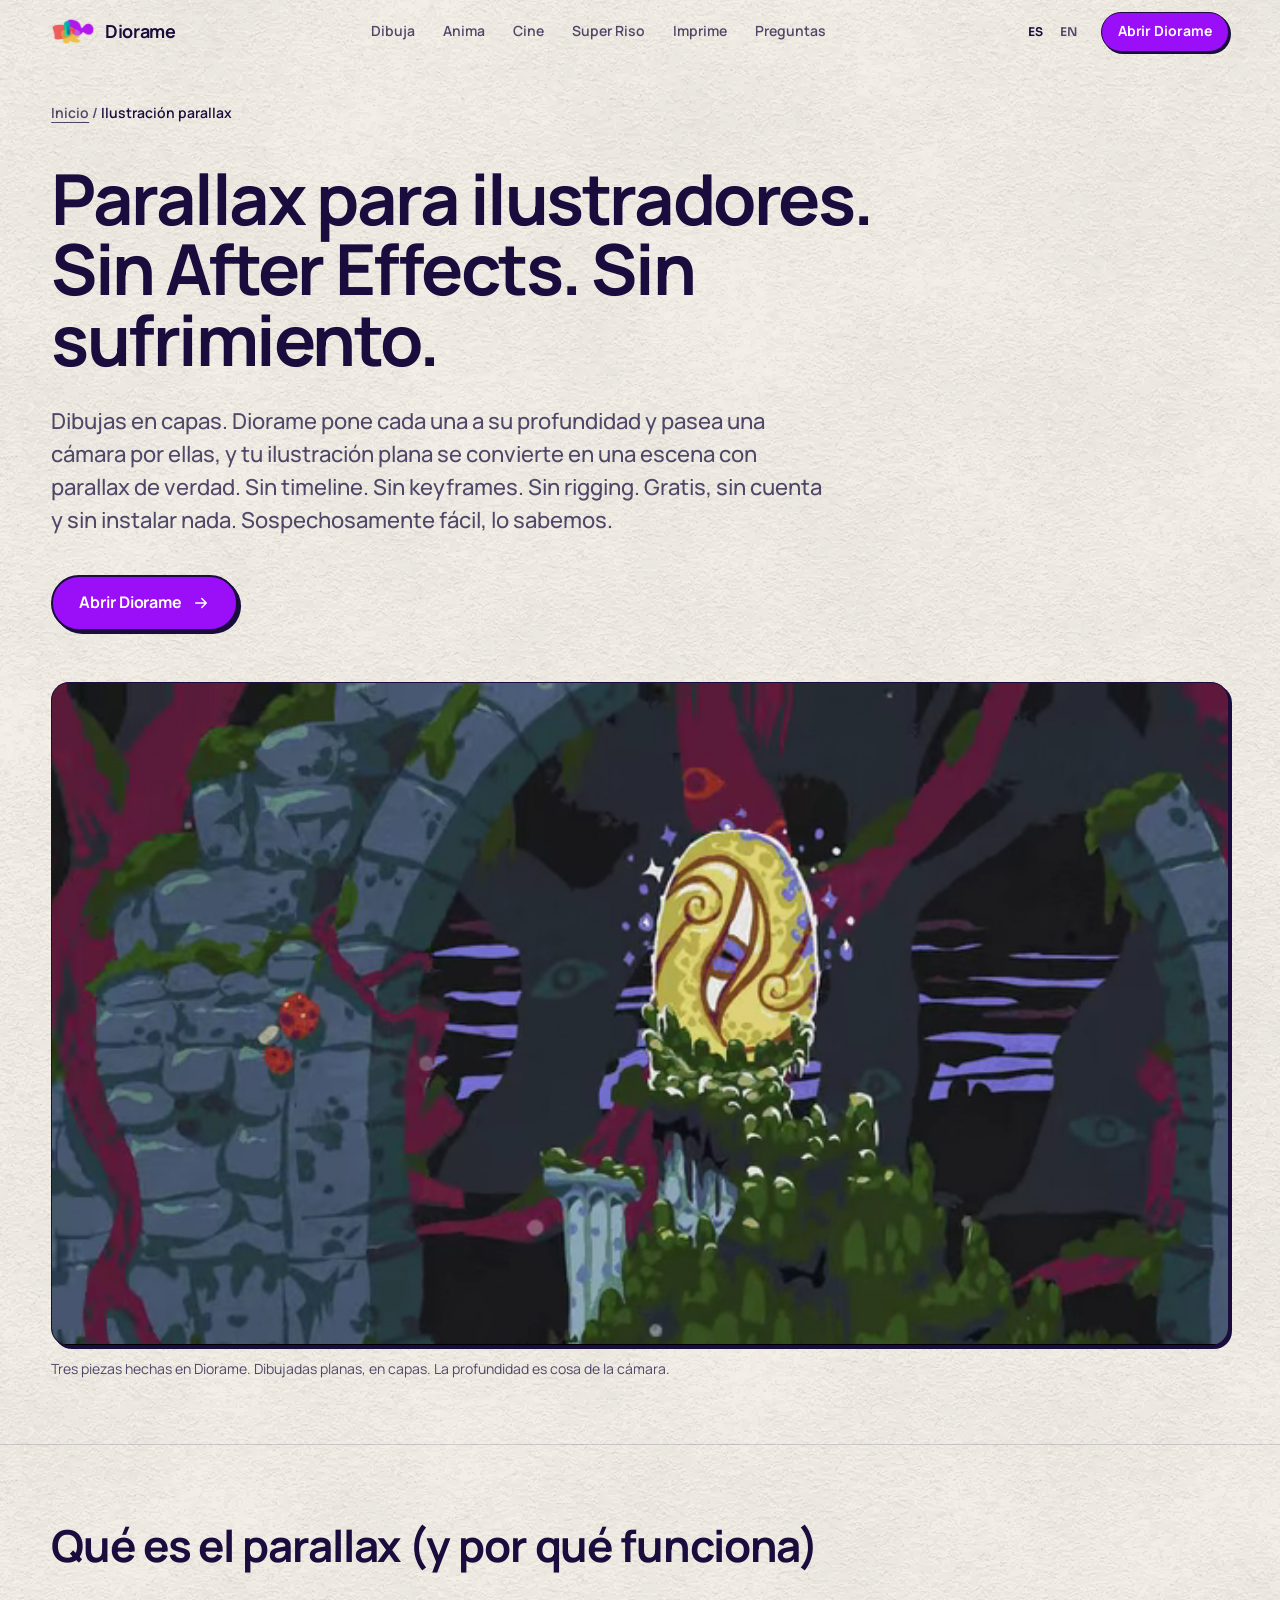
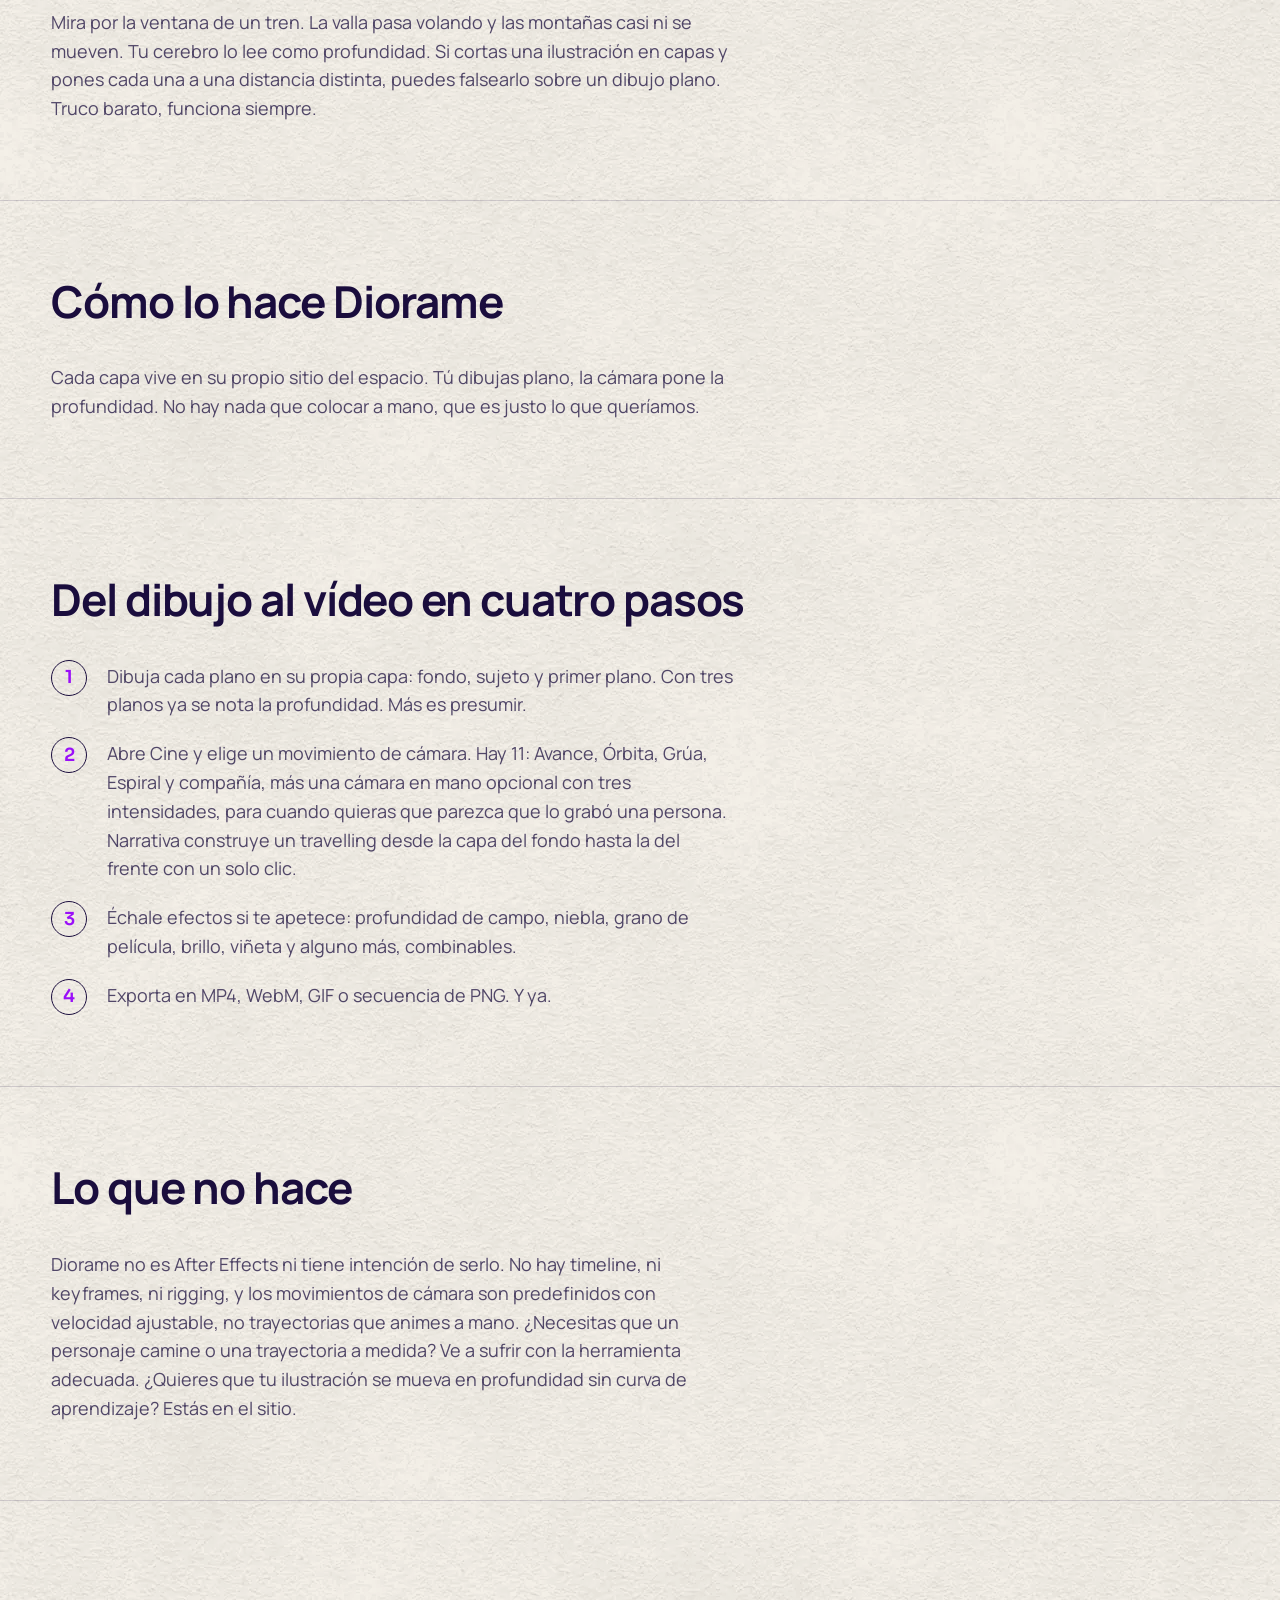
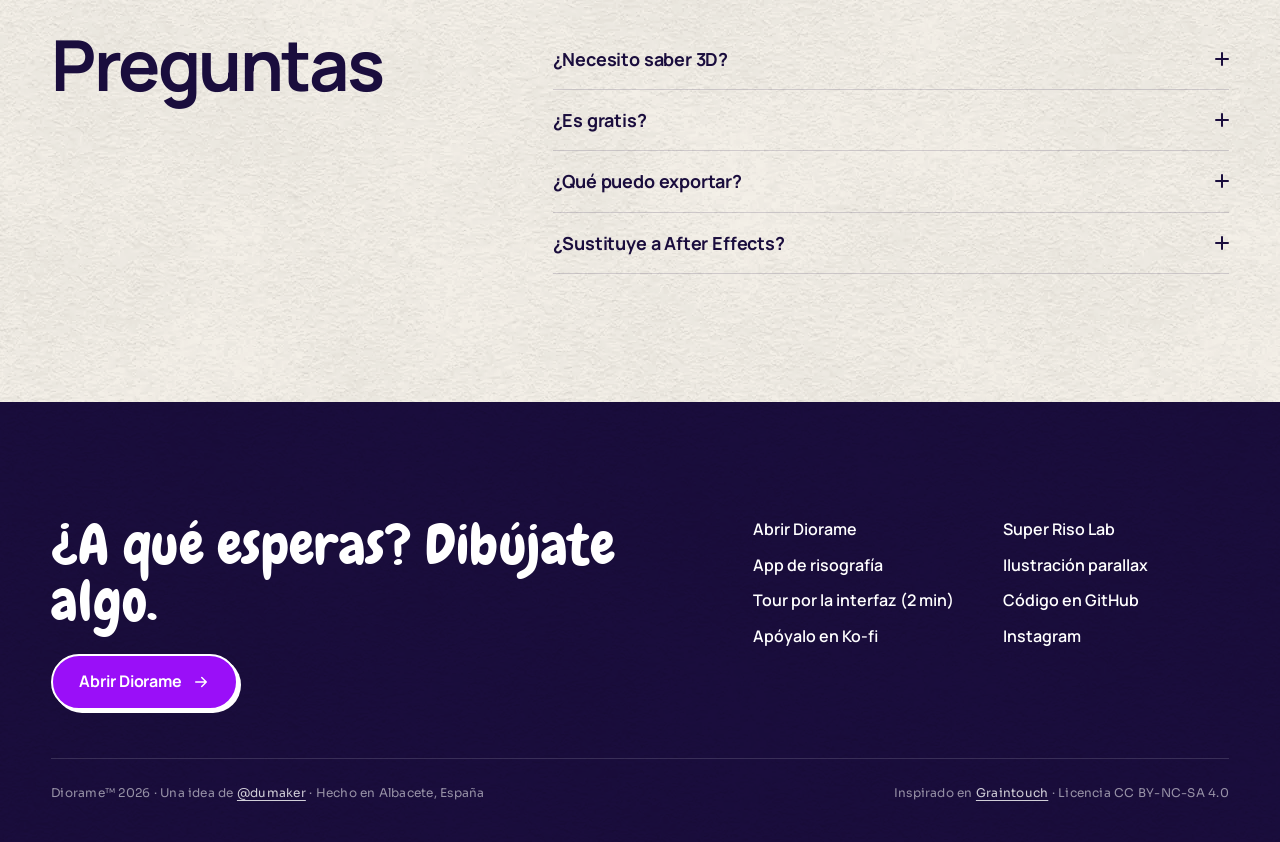
<file: es/ilustracion-parallax/index.html>
<!DOCTYPE html>
<html lang="es">
<head>
  <meta charset="UTF-8">
  <meta name="viewport" content="width=device-width, initial-scale=1">
  <meta name="color-scheme" content="light">

  <title>Ilustración parallax sin After Effects | Diorame</title>
  <meta name="description" content="Dibuja en capas, apunta una cámara y ya tienes parallax y profundidad de cine en MP4 o GIF. Gratis, sin cuenta, sin timeline y sin tres semanas de tutoriales.">
  <meta name="robots" content="index,follow">
  <meta name="author" content="Dumaker">
  <meta name="theme-color" content="#f4f0e8">

  <meta property="og:type" content="website">
  <meta property="og:url" content="https://diorame.com/es/ilustracion-parallax/">
  <meta property="og:site_name" content="Diorame">
  <meta property="og:title" content="Ilustración parallax sin After Effects | Diorame">
  <meta property="og:description" content="Dibuja en capas, apunta una cámara y ya tienes parallax y profundidad de cine en MP4 o GIF. Gratis, sin cuenta, sin timeline y sin tres semanas de tutoriales.">
  <meta property="og:image" content="https://diorame.com/assets/og-image.jpg">
  <meta name="twitter:card" content="summary_large_image">
  <meta name="twitter:title" content="Ilustración parallax sin After Effects | Diorame">
  <meta name="twitter:description" content="Dibuja en capas, apunta una cámara y ya tienes parallax y profundidad de cine en MP4 o GIF. Gratis, sin cuenta, sin timeline y sin tres semanas de tutoriales.">
  <meta name="twitter:image" content="https://diorame.com/assets/og-image.jpg">

  <link rel="canonical" href="https://diorame.com/es/ilustracion-parallax/">
  <link rel="alternate" hreflang="en" href="https://diorame.com/en/parallax-illustration/">
  <link rel="alternate" hreflang="es" href="https://diorame.com/es/ilustracion-parallax/">
  <link rel="alternate" hreflang="x-default" href="https://diorame.com/en/parallax-illustration/">

  <link rel="icon" type="image/png" href="../../assets/img/favicon.png">
  <link rel="preload" href="../../assets/fonts/manrope-latin-700-normal.woff2" as="font" type="font/woff2" crossorigin>
  <link rel="preload" href="../../assets/fonts/chewy-400.woff2" as="font" type="font/woff2" crossorigin>
  <link rel="stylesheet" href="../../assets/site.css?v=24">
  <script type="application/ld+json">
{
  "@context": "https://schema.org",
  "@type": "FAQPage",
  "inLanguage": "es",
  "mainEntity": [
    {
      "@type": "Question",
      "name": "¿Necesito saber 3D?",
      "acceptedAnswer": {
        "@type": "Answer",
        "text": "No. Dibujas en 2D y la cámara construye la profundidad. La tercera dimensión es problema de otro."
      }
    },
    {
      "@type": "Question",
      "name": "¿Es gratis?",
      "acceptedAnswer": {
        "@type": "Answer",
        "text": "Sí. Gratis para siempre, sin cuenta y sin instalar nada. Es de código abierto (CC BY-NC-SA 4.0). Sin trampa, sin prueba y sin \"pásate a Pro\"."
      }
    },
    {
      "@type": "Question",
      "name": "¿Qué puedo exportar?",
      "acceptedAnswer": {
        "@type": "Answer",
        "text": "MP4 o WebM con bucles configurables, GIF con escala ajustable o secuencia de PNG numerada."
      }
    },
    {
      "@type": "Question",
      "name": "¿Sustituye a After Effects?",
      "acceptedAnswer": {
        "@type": "Answer",
        "text": "No. Hace una sola cosa, parallax y movimientos de cámara sobre ilustración en capas, y la hace sin timeline. Para todo lo demás, After Effects sigue ahí."
      }
    }
  ]
}
  </script>
  <script type="application/ld+json">
{
  "@context": "https://schema.org",
  "@type": "BreadcrumbList",
  "itemListElement": [
    {
      "@type": "ListItem",
      "position": 1,
      "name": "Inicio",
      "item": "https://diorame.com/es/"
    },
    {
      "@type": "ListItem",
      "position": 2,
      "name": "Ilustración parallax",
      "item": "https://diorame.com/es/ilustracion-parallax/"
    }
  ]
}
  </script>
</head>

<body>
  <a class="skip-link" href="#main">Ir al contenido</a>

  <header class="nav" id="nav">
    <div class="wrap">
      <a class="nav-brand" href="/es/" aria-label="Diorame, inicio">
        <img src="../../assets/img/logo-96.webp" width="96" height="61" alt="">
        Diorame
      </a>
      <nav class="nav-links" aria-label="Secciones">
        <a href="/es/#dibuja">Dibuja</a>
        <a href="/es/#anima">Anima</a>
        <a href="/es/#cine">Cine</a>
        <a href="/es/#super-riso">Super Riso</a>
        <a href="/es/#imprime">Imprime</a>
        <a href="/es/#faq">Preguntas</a>
      </nav>
      <div class="nav-right">
        <div class="lang" aria-label="Idioma">
          <a href="/es/ilustracion-parallax/" aria-current="true" lang="es">ES</a>
          <a href="/en/parallax-illustration/" lang="en" data-lang="en">EN</a>
        </div>
        <a class="btn btn--ink btn--sm no-mobile" href="https://diorame.dumaker.com/" target="_blank" rel="noopener">Abrir Diorame</a>
        <button class="menu-btn" type="button" id="menu-btn" aria-expanded="false" aria-controls="menu-panel" aria-label="Abrir menú" data-close="Cerrar menú">
          <span></span><span></span>
        </button>
      </div>
    </div>
    <nav class="menu-panel" id="menu-panel" aria-label="Secciones" hidden>
      <ul>
        <li><a href="/es/#dibuja">Dibuja</a></li>
        <li><a href="/es/#anima">Anima</a></li>
        <li><a href="/es/#cine">Cine</a></li>
        <li><a href="/es/#super-riso">Super Riso</a></li>
        <li><a href="/es/#imprime">Imprime</a></li>
        <li><a href="/es/#faq">Preguntas</a></li>
      </ul>
    </nav>
  </header>

  <a class="to-top" id="to-top" href="#top" aria-label="Volver arriba">
    <svg viewBox="0 0 24 24" fill="none" stroke="currentColor" stroke-width="2" stroke-linecap="round" stroke-linejoin="round" aria-hidden="true"><path d="M12 19V5M6 11l6-6 6 6"/></svg>
  </a>

  <main id="main">

    <section class="sub-hero" id="top">
      <div class="wrap">
        <nav class="crumbs" aria-label="Migas de pan">
          <a href="/es/">Inicio</a> <span aria-hidden="true">/</span> <span aria-current="page">Ilustración parallax</span>
        </nav>
        <div class="sub-copy sub-copy--wide">
          <h1 class="h-1">Parallax para ilustradores. Sin After Effects. Sin sufrimiento.</h1>
          <p class="lead">Dibujas en capas. Diorame pone cada una a su profundidad y pasea una cámara por ellas, y tu ilustración plana se convierte en una escena con parallax de verdad. Sin timeline. Sin keyframes. Sin rigging. Gratis, sin cuenta y sin instalar nada. Sospechosamente fácil, lo sabemos.</p>
          <a class="btn btn--ink" href="https://diorame.dumaker.com/" target="_blank" rel="noopener">
            Abrir Diorame
            <svg viewBox="0 0 24 24" fill="none" stroke="currentColor" stroke-width="2" stroke-linecap="round" stroke-linejoin="round" aria-hidden="true"><path d="M5 12h14M13 6l6 6-6 6"/></svg>
          </a>
        </div>
        <figure class="sub-video">
          <video class="js-autoplay" autoplay muted loop playsinline preload="metadata" poster="../../assets/img/parallax-hook-poster.webp" width="640" height="360" aria-label="Tres ilustraciones de Diorame seguidas, cada una dibujada plana en capas, con la cámara moviéndose por su profundidad">
            <source src="../../assets/video/parallax-hook.webm" type="video/webm">
            <source src="../../assets/video/parallax-hook.mp4" type="video/mp4">
          </video>
          <figcaption>Tres piezas hechas en Diorame. Dibujadas planas, en capas. La profundidad es cosa de la cámara.</figcaption>
        </figure>
      </div>
    </section>

    <section class="sub-sec" id="parallax">
      <div class="wrap">
        <h2 class="h-2">Qué es el parallax (y por qué funciona)</h2>
        <p>Mira por la ventana de un tren. La valla pasa volando y las montañas casi ni se mueven. Tu cerebro lo lee como profundidad. Si cortas una ilustración en capas y pones cada una a una distancia distinta, puedes falsearlo sobre un dibujo plano. Truco barato, funciona siempre.</p>
      </div>
    </section>

    <section class="sub-sec" id="how">
      <div class="wrap">
        <h2 class="h-2">Cómo lo hace Diorame</h2>
        <p>Cada capa vive en su propio sitio del espacio. Tú dibujas plano, la cámara pone la profundidad. No hay nada que colocar a mano, que es justo lo que queríamos.</p>
      </div>
    </section>

    <section class="sub-sec" id="steps">
      <div class="wrap">
        <h2 class="h-2">Del dibujo al vídeo en cuatro pasos</h2>
        <ol class="steps">
          <li>Dibuja cada plano en su propia capa: fondo, sujeto y primer plano. Con tres planos ya se nota la profundidad. Más es presumir.</li>
          <li>Abre Cine y elige un movimiento de cámara. Hay 11: Avance, Órbita, Grúa, Espiral y compañía, más una cámara en mano opcional con tres intensidades, para cuando quieras que parezca que lo grabó una persona. Narrativa construye un travelling desde la capa del fondo hasta la del frente con un solo clic.</li>
          <li>Échale efectos si te apetece: profundidad de campo, niebla, grano de película, brillo, viñeta y alguno más, combinables.</li>
          <li>Exporta en MP4, WebM, GIF o secuencia de PNG. Y ya.</li>
        </ol>
      </div>
    </section>

    <section class="sub-sec" id="limits">
      <div class="wrap">
        <h2 class="h-2">Lo que no hace</h2>
        <p>Diorame no es After Effects ni tiene intención de serlo. No hay timeline, ni keyframes, ni rigging, y los movimientos de cámara son predefinidos con velocidad ajustable, no trayectorias que animes a mano. ¿Necesitas que un personaje camine o una trayectoria a medida? Ve a sufrir con la herramienta adecuada. ¿Quieres que tu ilustración se mueva en profundidad sin curva de aprendizaje? Estás en el sitio.</p>
      </div>
    </section>

    <section class="sec faq" id="faq">
      <div class="wrap grid">
        <aside class="faq-aside">
          <h2 class="h-1">Preguntas</h2>
        </aside>
        <div class="faq-body">
          <div class="faq-group">
            <details class="qa">
              <summary><span>¿Necesito saber 3D?</span><i aria-hidden="true"></i></summary>
              <div class="qa-a"><div><p>No. Dibujas en 2D y la cámara construye la profundidad. La tercera dimensión es problema de otro.</p></div></div>
            </details>
            <details class="qa">
              <summary><span>¿Es gratis?</span><i aria-hidden="true"></i></summary>
              <div class="qa-a"><div><p>Sí. Gratis para siempre, sin cuenta y sin instalar nada. Es de código abierto (CC BY-NC-SA 4.0). Sin trampa, sin prueba y sin &quot;pásate a Pro&quot;.</p></div></div>
            </details>
            <details class="qa">
              <summary><span>¿Qué puedo exportar?</span><i aria-hidden="true"></i></summary>
              <div class="qa-a"><div><p>MP4 o WebM con bucles configurables, GIF con escala ajustable o secuencia de PNG numerada.</p></div></div>
            </details>
            <details class="qa">
              <summary><span>¿Sustituye a After Effects?</span><i aria-hidden="true"></i></summary>
              <div class="qa-a"><div><p>No. Hace una sola cosa, parallax y movimientos de cámara sobre ilustración en capas, y la hace sin timeline. Para todo lo demás, After Effects sigue ahí.</p></div></div>
            </details>
          </div>
        </div>
      </div>
    </section>

  </main>

  <footer class="colophon">
    <div class="wrap grid">
      <div class="col-who">
        <p class="col-cta-line hand">¿A qué esperas? Dibújate algo.</p>
        <a class="btn btn--ink btn--on-dark no-mobile" href="https://diorame.dumaker.com/" target="_blank" rel="noopener">
          Abrir Diorame
          <svg viewBox="0 0 24 24" fill="none" stroke="currentColor" stroke-width="2" stroke-linecap="round" stroke-linejoin="round" aria-hidden="true"><path d="M5 12h14M13 6l6 6-6 6"/></svg>
        </a>
      </div>
      <nav class="col-links" aria-label="Enlaces">
        <a href="https://diorame.dumaker.com/" target="_blank" rel="noopener">Abrir Diorame</a>
        <a href="https://super-riso.dumaker.com" target="_blank" rel="noopener">Super Riso Lab</a>
        <a href="/es/app-risografia/">App de risografía</a>
        <a href="/es/ilustracion-parallax/">Ilustración parallax</a>
        <a href="https://youtu.be/Xr5cw77hJls" target="_blank" rel="noopener noreferrer">Tour por la interfaz (2 min)</a>
        <a href="https://github.com/DrKlanes/diorame" target="_blank" rel="noopener">Código en GitHub</a>
        <a href="https://ko-fi.com/dumaker" target="_blank" rel="noopener">Apóyalo en Ko-fi</a>
        <a href="https://www.instagram.com/dumaker/" target="_blank" rel="noopener">Instagram</a>
      </nav>
      <div class="col-base">
        <span>Diorame™ 2026 · Una idea de <a href="https://www.instagram.com/dumaker/" target="_blank" rel="noopener">@dumaker</a> · Hecho en Albacete, España</span>
        <span>Inspirado en <a href="https://www.iorama.studio/graintouch" target="_blank" rel="noopener">Graintouch</a> · Licencia CC BY-NC-SA 4.0</span>
      </div>
    </div>
  </footer>

  <script src="../../assets/site.js?v=20" defer></script>
</body>
</html>
</file>
<file: assets/site.css>
/* ==========================================================================
   diorame.com · site.css (compartido ES / EN)
   Sistema: papel + tintas. Morado de marca = el de la app (#9a0ff8).
   ========================================================================== */

/* ---------- Fuentes (autoalojadas, mismos woff2 que la app) ---------- */
@font-face { font-family: 'Manrope'; font-weight: 400; font-display: swap; src: url('fonts/manrope-latin-400-normal.woff2') format('woff2'); }
@font-face { font-family: 'Manrope'; font-weight: 500; font-display: swap; src: url('fonts/manrope-latin-500-normal.woff2') format('woff2'); }
@font-face { font-family: 'Manrope'; font-weight: 600; font-display: swap; src: url('fonts/manrope-latin-600-normal.woff2') format('woff2'); }
@font-face { font-family: 'Manrope'; font-weight: 700; font-display: swap; src: url('fonts/manrope-latin-700-normal.woff2') format('woff2'); }
@font-face { font-family: 'Sora';    font-weight: 400; font-display: swap; src: url('fonts/sora-latin-400-normal.woff2') format('woff2'); }
@font-face { font-family: 'Sora';    font-weight: 600; font-display: swap; src: url('fonts/sora-latin-600-normal.woff2') format('woff2'); }
@font-face { font-family: 'Chewy';   font-weight: 400; font-display: swap; src: url('fonts/chewy-400.woff2') format('woff2'); }

/* ---------- Tokens ---------- */
:root {
  /* tintas */
  --purple:   #9a0ff8;               /* = app (T.purple) */
  --purple-d: #7d0bd0;               /* hover / texto pequeño sobre papel */
  --purple-l: #c482ff;               /* acento sobre fondo oscuro (= app) */
  --ink:      #1a0d3d;               /* "negro" de la casa */
  --ink-2:    rgba(26, 13, 61, .74);
  --ink-3:    rgba(26, 13, 61, .52);
  --rule:     rgba(26, 13, 61, .16);
  --coral:    #e8574a;               /* tintas del logo */
  --sun:      #f2c94c;
  --teal:     #0e93a6;

  /* papel */
  --paper:    #f4f0e8;
  --paper-2:  #ece6da;
  --grain:    url('paper/natural-1024.webp');

  /* tipo */
  --f-ui:   'Manrope', system-ui, sans-serif;
  --f-num:  'Sora', 'Manrope', sans-serif;
  --f-hand: 'Chewy', 'Manrope', cursive;

  --t-12: 12px;
  --t-14: 14px;
  --t-16: 16px;
  --t-18: clamp(16px, 0.35vw + 15px, 18px);
  --t-22: clamp(18px, 0.6vw + 15px, 22px);
  --t-28: clamp(22px, 1vw + 17px, 28px);
  --t-40: clamp(28px, 2.2vw + 16px, 44px);
  --t-64: clamp(38px, 4.4vw + 14px, 72px);
  --t-96: clamp(42px, 3.4vw + 20px, 72px);

  /* rejilla */
  --max:    1360px;
  --gutter: clamp(20px, 4vw, 56px);
  --gap:    clamp(16px, 2vw, 28px);
  --nav-h:  64px;

  /* forma */
  --r-sm: 10px;
  --r-md: 18px;
  --r-lg: 24px;
  --shadow-print: 3px 3px 0 var(--ink);
  --ease: cubic-bezier(.16, 1, .3, 1);

  --cursor:       url('img/cursor.png') 1 1, auto;
  --cursor-small: url('img/cursor-small.png') 1 1, auto;
}

/* ---------- Base ---------- */
*, *::before, *::after { box-sizing: border-box; margin: 0; padding: 0; }
html { -webkit-text-size-adjust: 100%; scroll-padding-top: calc(var(--nav-h) + 16px); }
@media (prefers-reduced-motion: no-preference) { html { scroll-behavior: smooth; } }

body {
  font-family: var(--f-ui);
  font-size: var(--t-18);
  line-height: 1.6;
  color: var(--ink);
  background: var(--grain) 0 0 / 1024px repeat, var(--paper);
  background-blend-mode: multiply;
  -webkit-font-smoothing: antialiased;
  text-rendering: optimizeLegibility;
  cursor: var(--cursor);
}
a, button, [role="button"], label, summary { cursor: var(--cursor); }
img, video, svg { display: block; max-width: 100%; }
a { color: inherit; text-decoration: none; }
button { font: inherit; color: inherit; background: none; border: 0; }
::selection { background: var(--purple); color: #fff; }
:focus-visible { outline: 2px solid var(--purple); outline-offset: 3px; border-radius: 4px; }

.wrap { width: 100%; max-width: var(--max); margin-inline: auto; padding-inline: var(--gutter); }
.grid { display: grid; grid-template-columns: repeat(12, minmax(0, 1fr)); column-gap: var(--gap); }
.sr-only { position: absolute; width: 1px; height: 1px; overflow: hidden; clip: rect(0 0 0 0); white-space: nowrap; }

.skip-link {
  position: absolute; left: 16px; top: -100px; z-index: 200;
  background: var(--ink); color: #fff; padding: 10px 14px; border-radius: var(--r-sm);
}
.skip-link:focus { top: 12px; }

/* ---------- Tipos de texto ---------- */
.h-display {
  font-weight: 700; font-size: var(--t-96);
  line-height: .94; letter-spacing: -.045em;
}
.h-1 { font-weight: 700; font-size: var(--t-64); line-height: 1; letter-spacing: -.035em; }
.h-2 { font-weight: 700; font-size: var(--t-40); line-height: 1.08; letter-spacing: -.025em; }
.h-3 { font-weight: 700; font-size: var(--t-28); line-height: 1.15; letter-spacing: -.015em; }
.lead { font-size: var(--t-22); line-height: 1.5; font-weight: 500; color: var(--ink-2); }
.muted { color: var(--ink-2); }
.num { font-family: var(--f-num); font-feature-settings: "tnum"; }
.hand { font-family: var(--f-hand); font-weight: 400; letter-spacing: .005em; }

/* Tinta en capas: la palabra se imprime en varias pasadas que se separan
   en profundidad, como las capas de Diorame. JS mueve --mx/--my (ratón o
   balanceo) y --reg (registro: 1 = separadas, .2 = casi en registro). */
.inks {
  --amp: .028em; --reg: 1;
  --ox: calc((var(--mx, 0) * .45 + 1) * var(--amp) * var(--reg));
  --oy: calc((var(--my, 0) * .45 + .8) * var(--amp) * var(--reg));
  position: relative; display: inline-block; isolation: isolate;
  font-style: normal;
}
.inks > span { display: block; }
.inks .ink {
  position: absolute; inset: 0; pointer-events: none; user-select: none;
  transform: translate(calc(var(--ox) * var(--k)), calc(var(--oy) * var(--k)));
  will-change: transform;
}
/* las capas de tinta llevan el texto en data-text: el DOM no lo repite */
.inks .ink { white-space: pre-line; }
.inks .ink::before { content: attr(data-text); }
.inks .ink-top { position: relative; color: var(--purple); }
.inks .k1 { --k: 1; color: #c98bff; }
.inks .k2 { --k: 2; color: #ddb6ff; }
.inks .k3 { --k: 3; color: #eedcff; }

/* ---------- Botones ---------- */
.btn {
  --h: 56px;
  display: inline-flex; align-items: center; justify-content: center; gap: 10px;
  height: var(--h); padding: 0 26px;
  border-radius: calc(var(--h) / 2);
  font-weight: 700; font-size: var(--t-16); letter-spacing: -.005em; white-space: nowrap;
  transition: transform .18s var(--ease), box-shadow .18s var(--ease), background-color .18s ease;
}
.btn svg { width: 18px; height: 18px; flex-shrink: 0; }
.btn--ink {
  background: var(--purple); color: #fff;
  border: 2px solid var(--ink);
  box-shadow: var(--shadow-print);
}
/* hover: el botón se despega del papel; al pulsar se hunde */
@media (hover: hover) {
  .btn--ink:hover { transform: translate(-2px, -2px); box-shadow: 5px 5px 0 var(--ink); }
}
.btn--ink:active { transform: translate(2px, 2px); box-shadow: 1px 1px 0 var(--ink); }
.btn--sm { --h: 40px; padding: 0 16px; font-size: var(--t-14); border-width: 1.5px; box-shadow: 2px 2px 0 var(--ink); }
@media (hover: hover) { .btn--sm.btn--ink:hover { box-shadow: 3px 3px 0 var(--ink); } }

.link {
  display: inline-flex; align-items: center; gap: 8px;
  font-weight: 700; font-size: var(--t-16);
  text-decoration: underline; text-decoration-thickness: 1.5px; text-underline-offset: 5px;
  text-decoration-color: var(--rule);
  transition: text-decoration-color .2s ease, color .2s ease;
}
.link svg { width: 18px; height: 18px; }
@media (hover: hover) { .link:hover { text-decoration-color: currentColor; color: var(--purple-d); } }

/* ==========================================================================
   NAV
   ========================================================================== */
.nav {
  position: sticky; top: 0; z-index: 100;
  height: var(--nav-h);
  background: var(--grain) 0 0 / 1024px repeat, var(--paper);
  background-blend-mode: multiply;
  border-bottom: 1px solid transparent;
  transition: border-color .25s ease;
}
.nav.is-stuck { border-bottom-color: var(--rule); }
.nav .wrap { height: 100%; display: flex; align-items: center; gap: 24px; }
.nav-brand { display: flex; align-items: center; gap: 10px; font-weight: 700; font-size: 18px; letter-spacing: -.02em; margin-right: auto; }
.nav-brand img { width: 44px; height: auto; }
.nav-links { display: flex; gap: 4px; }
.nav-links a {
  font-size: var(--t-14); font-weight: 600; color: var(--ink-2);
  padding: 8px 12px; border-radius: 9px;
  transition: background-color .1s ease, color .1s ease;
}
@media (hover: hover) { .nav-links a:hover { background: rgba(26,13,61,.06); color: var(--ink); } }
.nav-right { display: flex; align-items: center; gap: 16px; margin-left: auto; }
.nav-right, .nav-right * { cursor: var(--cursor-small); }
.lang { display: flex; gap: 2px; font-family: var(--f-num); font-size: var(--t-12); font-weight: 600; letter-spacing: .04em; }
.lang a { padding: 6px 7px; border-radius: 6px; color: var(--ink-3); }
.lang a[aria-current="true"] { color: var(--ink); }
.lang a[href*="risograph-app"], .lang a[href*="app-risografia"], .lang a[href*="parallax-illustration"], .lang a[href*="ilustracion-parallax"] { color: var(--ink-2); }
.lang a[aria-current="true"][href*="risograph-app"], .lang a[aria-current="true"][href*="app-risografia"], .lang a[aria-current="true"][href*="parallax-illustration"], .lang a[aria-current="true"][href*="ilustracion-parallax"] { color: var(--ink); }
@media (hover: hover) { .lang a:hover { color: var(--purple); } }

@media (max-width: 960px) { .nav-links { display: none; } }

/* ==========================================================================
   HERO
   ========================================================================== */
.hero { position: relative; padding-block: clamp(24px, 3vw, 40px) clamp(48px, 5vw, 80px); overflow-x: clip; }
.hero .grid { align-items: center; min-height: min(calc(100svh - var(--nav-h) - 72px), 800px); }
.hero-copy { grid-column: 1 / span 5; position: relative; z-index: 2; }
.hero-copy .h-display { margin-bottom: clamp(20px, 2.4vw, 32px); }
.hero-copy .h-display > span { display: block; }
.hero-copy .h-display .big { font-size: 2.5em; line-height: .86; letter-spacing: -.05em; margin-top: .04em; }
.hero-copy .lead { max-width: 32ch; margin-bottom: clamp(28px, 3vw, 40px); }
.hero-ctas { display: flex; flex-wrap: wrap; align-items: center; gap: 16px 28px; }
.hero-tour { margin-top: 18px; }
.hero-tour .link { font-size: var(--t-14); font-weight: 600; color: var(--ink-2); }
/* Marquesina de puntos fuertes */
.marquee {
  position: relative; overflow: hidden;
  border-block: 1.5px solid var(--ink);
  padding-block: 14px;
  -webkit-mask: linear-gradient(90deg, transparent, #000 6%, #000 94%, transparent);
          mask: linear-gradient(90deg, transparent, #000 6%, #000 94%, transparent);
}
.marquee-track { display: flex; width: max-content; animation: marquee 60s linear infinite; }
.marquee ul { display: flex; list-style: none; flex-shrink: 0; }
.marquee li {
  display: flex; align-items: center; white-space: nowrap;
  font-family: var(--f-num); font-weight: 600; font-size: var(--t-16); letter-spacing: .01em; color: var(--ink);
}
.marquee li::after {
  content: ''; width: 9px; height: 9px; margin-inline: 26px; flex-shrink: 0;
  background: var(--purple); border-radius: 60% 40% 55% 45% / 50% 60% 40% 50%;
}
@media (hover: hover) { .marquee:hover .marquee-track { animation-play-state: paused; } }
@keyframes marquee { to { transform: translateX(-50%); } }

/* En móvil Diorame no se abre: se ofrece enviarse el enlace */
.only-mobile { display: none; }
@media (max-width: 700px) {
  .only-mobile { display: inline-flex; }
  .no-mobile { display: none !important; }
}
.mobile-note { margin-top: 14px; font-size: var(--t-14); color: var(--ink-2); max-width: 34ch; }

/* Escenario del diorama: protagonista, sangra hasta el borde */
.hero-stage {
  grid-column: 6 / -1; position: relative;
  margin-right: calc(var(--gutter) * -1 - max(0px, (100vw - var(--max)) / 2));
  margin-left: -2%;
}
.dio {
  --rx: 8deg; --ry: -20deg; --sep: 80px;
  position: relative; width: min(100%, 1100px);
  aspect-ratio: 2400 / 1865;
  perspective: 1500px; perspective-origin: 40% 35%;
}
/* sombra de apoyo sobre el papel */
.dio::after {
  content: ''; position: absolute; left: 8%; right: 0; bottom: 2%; height: 14%;
  background: radial-gradient(closest-side, rgba(26, 13, 61, .22), transparent);
  filter: blur(6px); z-index: -1; pointer-events: none;
}
.dio-world {
  position: absolute; inset: 0;
  transform-style: preserve-3d;
  transform: rotateX(var(--rx)) rotateY(var(--ry));
  will-change: transform;
}
.dio-layer {
  position: absolute;
  left: calc(var(--x) * 1%); top: calc(var(--y) * 1%);
  width: calc(var(--w) * 1%); height: auto;
  transform: translateZ(calc(var(--sep) * var(--d)));
  filter: drop-shadow(0 calc(var(--d) * 3px + 6px) 12px rgba(26, 13, 61, .18));
  user-select: none; -webkit-user-drag: none; pointer-events: none;
}
.hero-note {
  position: absolute; left: 14%; top: 17%;
  display: flex; align-items: flex-start; gap: 4px;
  color: var(--purple); font-size: var(--t-28); line-height: 1.02;
  transform: rotate(-5deg); transform-origin: left top;
  pointer-events: none; z-index: 2;
  text-shadow: 0 0 12px rgba(255, 255, 255, .7);
}
.hero-note svg { width: 76px; height: 56px; margin-top: .55em; flex-shrink: 0; }

@media (max-width: 960px) {
  .hero .grid { min-height: 0; row-gap: 40px; }
  .hero-copy, .hero-stage { grid-column: 1 / -1; }
  .hero-stage { margin: 32px calc(var(--gutter) * -1) 0; }
  .hero-copy .lead { max-width: 40ch; }
  .hero-note { left: 12%; top: 14%; font-size: 20px; }
}

/* ==========================================================================
   FICHA (datos de producto): tarjetas impresas
   ========================================================================== */
.facts { padding-block: clamp(40px, 5vw, 72px) clamp(72px, 8vw, 120px); }
.facts ul { list-style: none; display: grid; grid-template-columns: repeat(5, minmax(0, 1fr)); gap: clamp(12px, 1.4vw, 20px); }
.facts li {
  padding: clamp(18px, 2vw, 26px);
  background: rgba(255, 255, 255, .5);
  border: 1.5px solid var(--ink); border-radius: var(--r-md);
  box-shadow: 3px 3px 0 var(--ink);
}
.facts b { display: block; font-family: var(--f-num); font-weight: 600; font-size: var(--t-64); line-height: .9; letter-spacing: -.04em; margin-bottom: 14px; }
.facts b { color: var(--purple); }
.facts span { font-size: var(--t-14); font-weight: 600; color: var(--ink-2); line-height: 1.4; display: block; }
@media (max-width: 960px) {
  .facts ul { grid-template-columns: repeat(2, minmax(0, 1fr)); }
  .facts li:last-child { grid-column: 1 / -1; }
}

/* ==========================================================================
   BANDA (voz informal)
   ========================================================================== */
.band {
  position: relative; overflow: hidden;
  background: var(--grain) 0 0 / 1024px repeat, var(--purple);
  background-blend-mode: multiply;
  color: #fff;
  padding-block: clamp(80px, 10vw, 160px) clamp(72px, 9vw, 136px);
}
.band-line {
  font-family: var(--f-hand); font-weight: 400;
  font-size: clamp(52px, 9.6vw, 164px); line-height: .92; letter-spacing: -.005em;
  position: relative;
}
/* en la banda las tintas van sobre morado: pasadas planas, sin multiply */
.band .inks { --amp: .035em; }
.hero .inks { --amp: .036em; }

.band .inks .ink { mix-blend-mode: normal; }
.band .inks .ink-top { color: #fff; }
.band .inks .k1 { color: rgba(255, 255, 255, .5); }
.band .inks .k2 { color: rgba(255, 255, 255, .28); }
.band .inks .k3 { color: rgba(255, 255, 255, .13); }
.band .wrap { text-align: center; }
.band-sub {
  margin: clamp(32px, 4vw, 52px) auto 0; max-width: 34ch;
  font-size: var(--t-22); line-height: 1.5; font-weight: 500; color: rgba(255,255,255,.88);
}

/* ==========================================================================
   SECCIÓN genérica
   ========================================================================== */
.sec { padding-block: clamp(80px, 10vw, 160px); }
.sec-head { margin-bottom: clamp(36px, 5vw, 72px); align-items: end; }
.sec-head .h-1 { grid-column: 1 / span 8; }
.sec-head .h-1 small { display: block; font-size: .5em; line-height: 1.15; letter-spacing: -.02em; color: var(--ink-2); margin-top: .35em; font-weight: 600; }
.sec-head p { grid-column: 9 / span 4; color: var(--ink-2); max-width: 40ch; }
@media (max-width: 960px) {
  .sec-head .h-1, .sec-head p { grid-column: 1 / -1; }
  .sec-head p { margin-top: 20px; }
}

/* ==========================================================================
   SUPER RISO
   ========================================================================== */
.sr .grid { align-items: stretch; }
.sr-stage { grid-column: 1 / span 8; position: relative; margin-bottom: 40px; }
.sr-side  { grid-column: 9 / span 4; display: flex; flex-direction: column; gap: 10px; padding-bottom: 40px; }
.sr-about { margin-top: auto; padding: 24px 22px 0; color: var(--ink-2); font-size: var(--t-16); line-height: 1.6; max-width: 40ch; }

/* el personaje de Super Riso se asoma por el borde superior de la lámina */
.sr { --peek-w: clamp(104px, 11vw, 168px); }
.sr .sec-head { margin-bottom: calc(var(--peek-w) * .94 + 12px); }
.sr-peek {
  position: absolute; right: 3%; bottom: 100%; z-index: 0;
  width: var(--peek-w); aspect-ratio: 320 / 300; overflow: hidden;
  pointer-events: none;
}
.sr-peek img {
  position: absolute; left: 0; top: 0; width: 100%; height: auto;
  transform: translateY(6%) rotate(3deg); transform-origin: 50% 100%;
  transition: transform .5s var(--ease);
}
@media (hover: hover) { .sr:hover .sr-peek img { transform: translateY(-3%) rotate(-2deg); } }
.plate {
  position: relative; aspect-ratio: 2400 / 1792;
  border-radius: var(--r-md); overflow: hidden;
  background: var(--paper-2);
  box-shadow: 0 1px 0 var(--rule), 0 30px 60px -30px rgba(26, 13, 61, .35);
}
.plate > img { position: absolute; inset: 0; width: 100%; height: 100%; object-fit: cover; transition: opacity .25s ease; }
.plate-tag {
  position: absolute; top: 14px; right: 14px; padding: 5px 10px; border-radius: 6px;
  font-family: var(--f-num); font-size: 11px; font-weight: 600; letter-spacing: .06em; text-transform: uppercase;
  background: rgba(244, 240, 232, .94); color: var(--ink); pointer-events: none;
}
/* el original, como una prueba pegada encima de la lámina */
.proof {
  position: absolute; left: clamp(-28px, -2vw, -12px); bottom: clamp(-28px, -2vw, -12px); z-index: 4;
  width: 30%; padding: 8px 8px 0; margin: 0;
  background: #fff; border: 1.5px solid var(--ink); border-radius: 10px;
  box-shadow: 3px 3px 0 var(--ink);
  transform: rotate(-3deg);
}
.proof img { width: 100%; height: auto; border-radius: 4px; aspect-ratio: 2400 / 1792; object-fit: cover; }
.proof figcaption { font-family: var(--f-hand); font-size: var(--t-22); line-height: 1; color: var(--ink); padding: 8px 2px 10px; }
.sr-hint {
  position: absolute; right: -2%; bottom: -54px; display: flex; align-items: center; gap: 6px;
  font-size: var(--t-22); color: var(--purple); transform: rotate(-3deg); pointer-events: none;
}
.sr-hint svg { width: 46px; height: 34px; }


/* lupa: el grano visto de cerca */
.loupe {
  --s: 240px;
  position: absolute; width: var(--s); height: var(--s); left: 0; top: 0;
  margin: calc(var(--s) / -2) 0 0 calc(var(--s) / -2);
  border-radius: 50%; border: 2px solid var(--ink); box-shadow: 4px 4px 0 var(--ink);
  background-repeat: no-repeat; background-color: var(--paper);
  pointer-events: none; opacity: 0; transform: scale(.85);
  transition: opacity .18s ease, transform .25s var(--ease);
  z-index: 3;
}
.loupe.is-on { opacity: 1; transform: scale(1); }


.tech {
  text-align: left; width: 100%;
  padding: 18px 20px 18px 22px;
  border-radius: var(--r-md);
  border: 1.5px solid transparent;
  transition: background-color .15s ease, border-color .15s ease;
  position: relative;
}
.tech-name { display: flex; align-items: center; gap: 12px; font-weight: 700; font-size: var(--t-28); letter-spacing: -.02em; line-height: 1.1; }
.tech-inks { display: inline-flex; }
.tech-inks i { width: 14px; height: 14px; border-radius: 50%; display: block; mix-blend-mode: multiply; }
.tech-inks i + i { margin-left: -5px; }
.tech-desc { margin-top: 6px; font-size: var(--t-16); color: var(--ink-2); line-height: 1.5; display: grid; grid-template-rows: 0fr; transition: grid-template-rows .3s var(--ease); }
.tech-desc > span { overflow: hidden; }
.tech[aria-pressed="true"] { background: rgba(255, 255, 255, .55); border-color: var(--ink); box-shadow: 3px 3px 0 var(--ink); }
.tech[aria-pressed="true"] .tech-desc { grid-template-rows: 1fr; }
@media (hover: hover) { .tech[aria-pressed="false"]:hover { background: rgba(26, 13, 61, .04); } }
.sr-side .link { margin: 18px 0 0 22px; }

.sr-foot { margin-top: clamp(40px, 4vw, 56px); grid-column: 1 / span 8; display: flex; flex-wrap: wrap; gap: 8px 28px; font-size: var(--t-14); color: var(--ink-2); }
.sr-foot li { list-style: none; }
.sr-foot b { margin-right: 6px; }
.sr-foot b { font-family: var(--f-num); font-weight: 600; color: var(--ink); }

@media (max-width: 960px) {
  .sr-stage, .sr-side, .sr-foot { grid-column: 1 / -1; }
  .sr-side { margin-top: 20px; padding-bottom: 0; }
  .sr-about { margin-top: 8px; padding-top: 12px; }
}

/* ==========================================================================
   COLOFÓN / PIE
   ========================================================================== */
.colophon {
  background: var(--grain) 0 0 / 1024px repeat, var(--ink);
  background-blend-mode: multiply;
  color: rgba(255, 255, 255, .86);
  padding-block: clamp(72px, 9vw, 128px) 40px;
}
.colophon .grid { row-gap: 48px; }
.col-who { grid-column: 1 / span 6; display: flex; flex-direction: column; gap: 24px; align-items: flex-start; }
.col-cta-line { font-size: clamp(36px, 4.4vw, 64px); line-height: 1; color: #fff; }
.btn--on-dark { border-color: #fff; box-shadow: 3px 3px 0 #fff; }
@media (hover: hover) { .btn--on-dark:hover { box-shadow: 5px 5px 0 #fff; } }
.btn--on-dark:active { box-shadow: 1px 1px 0 #fff; }
.col-links { grid-column: 8 / span 5; display: grid; grid-template-columns: 1fr 1fr; gap: 10px 24px; align-content: start; }
.col-links a { font-weight: 600; font-size: var(--t-16); color: #fff; display: inline-flex; gap: 8px; align-items: center; }
@media (hover: hover) { .col-links a:hover { color: var(--purple-l); } }
.col-base {
  grid-column: 1 / -1; padding-top: 24px; border-top: 1px solid rgba(255,255,255,.14);
  display: flex; flex-wrap: wrap; gap: 8px 24px; justify-content: space-between;
  font-family: var(--f-num); font-size: var(--t-12); letter-spacing: .02em; color: rgba(255,255,255,.55);
}
.col-base a { color: rgba(255,255,255,.8); text-decoration: underline; text-underline-offset: 3px; }
@media (max-width: 860px) { .col-who, .col-links { grid-column: 1 / -1; } }

/* ==========================================================================
   Movimiento
   ========================================================================== */
.rv { opacity: 0; transform: translateY(18px); transition: opacity .7s var(--ease), transform .7s var(--ease); }
.rv.in { opacity: 1; transform: none; }
.hero-copy > * { animation: rise .8s var(--ease) both; }
.hero-copy > :nth-child(2) { animation-delay: .08s; }
.hero-copy > :nth-child(3) { animation-delay: .16s; }
.hero-copy > :nth-child(4) { animation-delay: .24s; }
.hero-stage { animation: rise 1.1s var(--ease) .1s both; }
@keyframes rise { from { opacity: 0; transform: translateY(24px); } to { opacity: 1; transform: none; } }

@media (prefers-reduced-motion: reduce) {
  *, *::before, *::after { animation: none !important; transition: none !important; }
  .rv { opacity: 1; transform: none; }
}


@media (prefers-reduced-motion: reduce) {
  .marquee { -webkit-mask: none; mask: none; }
  .marquee-track { width: auto; }
  .marquee ul { flex-wrap: wrap; justify-content: center; row-gap: 8px; padding-inline: var(--gutter); }
  .marquee ul[aria-hidden] { display: none; }
}

/* ==========================================================================
   Piezas comunes de sección
   ========================================================================== */
.canvas-card {
  border: 1.5px solid var(--ink); border-radius: var(--r-md); overflow: hidden;
  background: #f1efea; box-shadow: 4px 4px 0 var(--ink);
}
.canvas-card video, .canvas-card img { width: 100%; height: auto; display: block; }
.canvas-card--dark { background: #0e0e0e; }

.specs { display: grid; gap: 0; border-top: 1px solid var(--rule); }
.specs > div { display: grid; grid-template-columns: 9.5em 1fr; gap: 16px; padding: 12px 0; border-bottom: 1px solid var(--rule); }
.specs dt { font-family: var(--f-num); font-size: var(--t-12); font-weight: 600; letter-spacing: .06em; text-transform: uppercase; color: var(--ink-3); padding-top: .35em; }
.specs dd { font-size: var(--t-16); font-weight: 600; color: var(--ink); }

/* control segmentado y chip, como en la app */
.seg { display: inline-flex; gap: 2px; padding: 2px; border-radius: 10px; background: rgba(26, 13, 61, .07); }
.seg button, .chip {
  font-size: 13px; font-weight: 600; padding: 7px 12px; border-radius: 8px; color: var(--ink-2);
  transition: background-color .1s ease, color .1s ease;
}
.seg button[aria-pressed="true"] { background: #fff; color: var(--purple); box-shadow: 0 1px 3px rgba(26, 13, 61, .12); }
.chip { background: rgba(26, 13, 61, .07); }
.chip[aria-pressed="true"] { background: rgba(154, 15, 249, .12); color: var(--purple); box-shadow: inset 0 0 0 1px rgba(154, 15, 249, .45); }
@media (hover: hover) { .seg button[aria-pressed="false"]:hover, .chip:hover { color: var(--ink); } }

/* ==========================================================================
   DIBUJA
   ========================================================================== */
.draw-grid { align-items: start; row-gap: 40px; }
.draw-stage { grid-column: 1 / span 7; margin: 0; position: relative; }
.draw-note { position: absolute; right: 4%; bottom: -1.6em; color: var(--purple); font-size: var(--t-28); transform: rotate(-3deg); }
.draw-side { grid-column: 9 / span 4; display: flex; flex-direction: column; gap: 28px; }
.tool { display: grid; grid-template-columns: 64px 1fr; gap: 18px; align-items: start; }
.tool svg { width: 64px; height: 64px; color: var(--purple); }
.tool .h-3 { margin-bottom: 6px; }
.tool p, .draw-more { color: var(--ink-2); font-size: var(--t-16); }
@media (max-width: 960px) {
  .draw-stage, .draw-side { grid-column: 1 / -1; }
  .draw-side { margin-top: 24px; }
}

/* ==========================================================================
   ANIMA
   ========================================================================== */
.anim-grid { align-items: center; row-gap: 40px; }
.anim-side { grid-column: 1 / span 5; display: flex; flex-direction: column; gap: 32px; }
.flip { grid-column: 7 / span 6; }
.flip-stage {
  position: relative; aspect-ratio: 16 / 10; overflow: hidden;
  border: 1.5px solid var(--ink); border-radius: var(--r-md); box-shadow: 4px 4px 0 var(--ink);
  background: #fbf9f4;
}
.flip-stage::before { /* papel de dibujo con cuadrícula suave */
  content: ''; position: absolute; inset: 0;
  background: linear-gradient(rgba(26,13,61,.05) 1px, transparent 1px) 0 0 / 32px 32px,
              linear-gradient(90deg, rgba(26,13,61,.05) 1px, transparent 1px) 0 0 / 32px 32px;
}
.flip-stage img { position: absolute; width: 22%; height: auto; left: 0; top: 0; z-index: 1; }
.flip-ghost { opacity: .22; filter: grayscale(1) sepia(1) hue-rotate(225deg) saturate(4); }
.flip-ghost.g2 { opacity: .1; }
.flip.no-onion .flip-ghost { display: none; }
.flip-count { position: absolute; right: 14px; top: 12px; font-size: 12px; font-weight: 600; color: var(--ink-3); }
.flip-ui { display: flex; flex-wrap: wrap; gap: 10px; margin-top: 18px; }
@media (max-width: 960px) { .anim-side, .flip { grid-column: 1 / -1; } }

/* ==========================================================================
   CINE (oscuro)
   ========================================================================== */
.cine {
  background: var(--grain) 0 0 / 1024px repeat, #120a2a;
  background-blend-mode: multiply;
  color: #fff;
}
.cine .h-1 small, .cine .muted { color: rgba(255, 255, 255, .7); }
.cine-screen { border-radius: var(--r-md); overflow: hidden; box-shadow: 0 40px 80px -30px rgba(0, 0, 0, .7); background: #000; }
.cine-screen video { width: 100%; height: auto; display: block; }
.cine-grid { margin-top: clamp(40px, 5vw, 72px); row-gap: 48px; }
.cine-col { grid-column: span 6; }
.cine-col .h-3 { margin-bottom: 18px; }
.cams, .fx { list-style: none; display: flex; flex-wrap: wrap; gap: 8px; margin-bottom: 20px; }
.cams li, .fx li {
  font-size: 13px; font-weight: 600; padding: 5px 11px; border-radius: 6px;
  background: rgba(255, 255, 255, .08); color: rgba(255, 255, 255, .86);
  cursor: default; user-select: none;
}
.cams li.is-star { background: var(--purple); border-color: var(--purple); color: #fff; }
.cine-star { color: rgba(255, 255, 255, .8); max-width: 46ch; }
.cine-star .hand { color: var(--purple-l); font-size: 1.35em; margin-right: 4px; }
@media (max-width: 860px) { .cine-col { grid-column: 1 / -1; } }

/* ==========================================================================
   SUPER RISO: dos puertas
   ========================================================================== */
.doors { display: grid; grid-template-columns: 1fr 1fr; gap: var(--gap); margin-top: clamp(56px, 6vw, 88px); }
.door {
  padding: clamp(22px, 2.4vw, 32px); border-radius: var(--r-md);
  border: 1.5px solid var(--ink); box-shadow: 3px 3px 0 var(--ink); background: rgba(255, 255, 255, .5);
  display: flex; flex-direction: column; gap: 12px; align-items: flex-start;
}
.door p { color: var(--ink-2); font-size: var(--t-16); }
.door b { color: var(--ink); }
.door-ico { width: 44px; height: 44px; color: var(--purple); }
.door-ico--img { width: auto; height: 56px; }
@media (max-width: 860px) { .doors { grid-template-columns: 1fr; } }

/* ==========================================================================
   IMPRIME
   ========================================================================== */
.print-grid { align-items: center; row-gap: 40px; }
.print-stage { grid-column: 1 / span 7; }
.print-side { grid-column: 9 / span 4; display: flex; flex-direction: column; gap: 28px; align-items: flex-start; }
.print-side .specs { width: 100%; }
.papers { margin-top: clamp(56px, 7vw, 104px); }
.papers-head { display: flex; flex-wrap: wrap; align-items: baseline; gap: 8px 24px; margin-bottom: 20px; }
.papers-note { color: var(--purple); font-size: var(--t-22); transform: rotate(-2deg); }
.papers-list { display: grid; grid-template-columns: repeat(7, minmax(0, 1fr)); gap: 12px; }
.paper { display: flex; flex-direction: column; align-items: flex-start; gap: 10px; font-size: var(--t-14); font-weight: 600; color: var(--ink-2); text-align: left; }
.paper i {
  display: block; width: 100%; aspect-ratio: 3 / 4; border-radius: 10px;
  background: var(--c); border: 1.5px solid var(--rule);
  background-image: var(--g); background-size: 512px; background-blend-mode: multiply;
  transition: transform .2s var(--ease), box-shadow .2s var(--ease), border-color .2s ease;
}
.paper[aria-pressed="true"] { color: var(--ink); }
.paper[aria-pressed="true"] i { border-color: var(--ink); box-shadow: 3px 3px 0 var(--ink); transform: translate(-2px, -2px); }
@media (hover: hover) { .paper[aria-pressed="false"]:hover i { transform: translateY(-3px); } }
@media (max-width: 960px) {
  .print-stage, .print-side { grid-column: 1 / -1; }
  .papers-list { grid-template-columns: repeat(4, minmax(0, 1fr)); }
}
body { transition: background-color .5s ease; }

/* ==========================================================================
   AUTOR
   ========================================================================== */
.maker-title { font-weight: 700; font-size: var(--t-64); line-height: 1.02; letter-spacing: -.035em; max-width: 16ch; margin-bottom: clamp(40px, 5vw, 72px); }
.maker-title .hand { color: var(--purple); letter-spacing: 0; font-size: 1.08em; display: inline-block; transform: rotate(-2deg); }
.maker-grid { row-gap: 32px; align-items: start; }
.maker-who { grid-column: 1 / span 4; display: flex; gap: 16px; align-items: center; }
.maker-who img { width: 72px; height: 72px; border-radius: 50%; border: 1.5px solid var(--ink); box-shadow: 2px 2px 0 var(--ink); }
.maker-who p { font-size: var(--t-16); color: var(--ink-2); line-height: 1.45; }
.maker-who b { color: var(--ink); }
.maker-text { grid-column: 5 / span 7; display: flex; flex-direction: column; gap: 18px; align-items: flex-start; font-size: var(--t-22); line-height: 1.55; color: var(--ink-2); }
.maker-text a:not(.btn) { color: var(--purple-d); text-decoration: underline; text-underline-offset: 4px; }
.maker-text .btn { margin-top: 12px; }
@media (max-width: 860px) { .maker-who, .maker-text { grid-column: 1 / -1; } }

/* ==========================================================================
   PREGUNTAS
   ========================================================================== */
.faq { border-top: 1px solid var(--rule); }
.faq .grid { align-items: start; row-gap: 32px; }
.faq-aside { grid-column: 1 / span 4; position: sticky; top: calc(var(--nav-h) + 32px); }
.faq-nav { list-style: none; margin-top: 28px; display: flex; flex-direction: column; gap: 4px; }
.faq-nav a { display: inline-block; padding: 6px 0; font-weight: 600; font-size: var(--t-16); color: var(--ink-2); }
@media (hover: hover) { .faq-nav a:hover { color: var(--purple); } }
.faq-body { grid-column: 6 / span 7; display: flex; flex-direction: column; gap: 56px; }
.faq-gname { font-family: var(--f-num); font-size: var(--t-12); font-weight: 600; letter-spacing: .08em; text-transform: uppercase; color: var(--purple); margin-bottom: 8px; }
.qa { border-bottom: 1px solid var(--rule); }
.qa summary {
  list-style: none; display: flex; justify-content: space-between; align-items: center; gap: 20px;
  padding: 18px 0; font-weight: 700; font-size: var(--t-18); letter-spacing: -.01em; line-height: 1.35;
}
.qa summary::-webkit-details-marker { display: none; }
.qa summary i { position: relative; width: 14px; height: 14px; flex-shrink: 0; }
.qa summary i::before, .qa summary i::after { content: ''; position: absolute; left: 0; right: 0; top: 50%; height: 2px; margin-top: -1px; background: currentColor; border-radius: 2px; transition: transform .25s var(--ease); }
.qa summary i::after { transform: rotate(90deg); }
.qa[open] summary i::after { transform: rotate(0); }
@media (hover: hover) { .qa summary:hover { color: var(--purple-d); } }
.qa-a { padding: 0 0 20px; color: var(--ink-2); font-size: var(--t-16); max-width: 62ch; }
.qa-a p + p { margin-top: 10px; }
@media (max-width: 960px) {
  .faq-aside { grid-column: 1 / -1; position: static; }
  .faq-nav { flex-direction: row; flex-wrap: wrap; gap: 6px 16px; margin-top: 16px; }
  .faq-body { grid-column: 1 / -1; gap: 40px; }
}
@media (max-width: 600px) { .specs > div { grid-template-columns: 7.2em 1fr; gap: 12px; } }

/* ── Ajustes v2: Dibuja como Super Riso, Imprime con lámina ── */
.plate--video video { position: absolute; inset: 0; width: 100%; height: 100%; object-fit: cover; transform: scale(1.06); transform-origin: 50% 30%; }
.plate--wide { aspect-ratio: 16 / 9; }
.tech-name svg { width: 26px; height: 26px; color: var(--purple); flex-shrink: 0; }
.proof--ui { width: 38%; transform: rotate(2.5deg); left: auto; right: clamp(-28px, -2vw, -12px); }
.print-stage { position: relative; margin: 0; }
.maker-title .hand { display: block; font-size: 1.55em; line-height: 1; margin-top: .12em; }
@media (max-width: 700px) { .proof--ui { width: 32%; } }

/* ── Menú móvil y volver arriba ── */
.menu-btn { display: none; width: 40px; height: 40px; border-radius: 12px; position: relative; flex-shrink: 0; }
.menu-btn span { position: absolute; left: 11px; right: 11px; height: 2px; border-radius: 2px; background: var(--ink); transition: transform .25s var(--ease), top .25s var(--ease); }
.menu-btn span:first-child { top: 15px; }
.menu-btn span:last-child { top: 23px; }
.menu-btn[aria-expanded="true"] span:first-child { top: 19px; transform: rotate(45deg); }
.menu-btn[aria-expanded="true"] span:last-child { top: 19px; transform: rotate(-45deg); }
.menu-panel {
  position: absolute; left: 0; right: 0; top: 100%;
  background: var(--grain) 0 0 / 1024px repeat, var(--paper); background-blend-mode: multiply;
  border-bottom: 1.5px solid var(--ink); box-shadow: 0 16px 32px -16px rgba(26, 13, 61, .3);
  padding: 8px var(--gutter) 20px;
}
.menu-panel ul { list-style: none; }
.menu-panel a { display: block; padding: 12px 0; font-weight: 700; font-size: var(--t-22); letter-spacing: -.01em; border-bottom: 1px solid var(--rule); }
.menu-panel li:last-child a { border-bottom: 0; }
@media (max-width: 960px) { .menu-btn { display: block; } }
@media (min-width: 961px) { .menu-panel { display: none !important; } }

.to-top {
  position: fixed; right: max(16px, env(safe-area-inset-right)); bottom: max(16px, env(safe-area-inset-bottom)); z-index: 90;
  width: 44px; height: 44px; border-radius: 50%;
  display: grid; place-items: center;
  background: var(--paper); color: var(--ink);
  border: 1.5px solid var(--ink); box-shadow: 2px 2px 0 var(--ink);
  opacity: 0; transform: translateY(12px); pointer-events: none;
  transition: opacity .25s ease, transform .25s var(--ease), box-shadow .15s ease;
}
.to-top svg { width: 18px; height: 18px; }
.to-top.is-on { opacity: .9; transform: none; pointer-events: auto; }
@media (hover: hover) { .to-top:hover { opacity: 1; transform: translate(-1px, -1px); box-shadow: 3px 3px 0 var(--ink); } }

/* ---------- Páginas de descubrimiento (/en/risograph-app/, /es/app-risografia/) ---------- */
.sub-hero { padding-block: clamp(24px, 3vw, 40px) clamp(40px, 5vw, 72px); }
.crumbs { font-size: var(--t-14); font-weight: 600; color: var(--ink-2); margin-bottom: clamp(24px, 3vw, 40px); }
.crumbs a { text-decoration: underline; text-underline-offset: 4px; }
.crumbs [aria-current] { color: var(--ink); }
.sub-split { display: grid; grid-template-columns: 7fr 5fr; gap: var(--gap); align-items: center; }
.sub-split--lab { grid-template-columns: 5fr 7fr; }
.sub-split--lab > img { width: 100%; height: auto; border-radius: var(--r-md); border: 1.5px solid var(--ink); box-shadow: 3px 3px 0 var(--ink); }
.sub-copy .h-1 { margin-bottom: clamp(20px, 2.4vw, 32px); }
.sub-copy .lead { max-width: 44ch; margin-bottom: clamp(28px, 3vw, 40px); }
.sub-mascot { justify-self: center; }
.sub-mascot img { width: min(100%, 300px); height: auto; }
.sub-sec { padding-block: clamp(48px, 6vw, 96px); border-top: 1px solid var(--rule); }
.sub-sec .h-2 { margin-bottom: clamp(24px, 3vw, 40px); }
.sub-sec p { max-width: 62ch; color: var(--ink-2); }
.doors--3 { grid-template-columns: repeat(3, minmax(0, 1fr)); margin-top: 0; }
.doors--3 .door img { width: 100%; height: auto; border-radius: calc(var(--r-md) - 6px); }
.steps { list-style: none; counter-reset: step; display: grid; gap: 20px; max-width: 62ch; }
.steps li { counter-increment: step; position: relative; padding-left: 56px; color: var(--ink-2); }
.steps li::before {
  content: counter(step); position: absolute; left: 0; top: -2px; width: 36px; height: 36px;
  display: grid; place-items: center; border: 1.5px solid var(--ink); border-radius: 50%;
  font-family: var(--f-num); font-weight: 600; color: var(--purple);
}
.steps b { color: var(--ink); }
.sr-more { margin: 14px 0 0 22px; }
.sr-more .link { font-size: var(--t-14); font-weight: 600; color: var(--ink-2); }
@media (max-width: 960px) {
  .sub-split, .sub-split--lab { grid-template-columns: 1fr; }
  .sub-mascot { display: none; }
  .doors--3 { grid-template-columns: 1fr; }
}

/* ---------- Página de parallax: vídeo y enlace desde Cine ---------- */
.sub-copy--wide { max-width: 860px; }
.sub-copy--wide .lead { max-width: 56ch; }
.sub-video { margin-top: clamp(32px, 4vw, 56px); }
.sub-video video { display: block; width: 100%; height: auto; border-radius: var(--r-md); border: 1.5px solid var(--ink); box-shadow: 3px 3px 0 var(--ink); background: #000; }
.sub-video figcaption { margin-top: 12px; font-size: var(--t-14); color: var(--ink-2); }
.cine-more { margin-top: clamp(28px, 3vw, 40px); }
.cine-more .link { font-size: var(--t-14); font-weight: 600; color: var(--purple-l); }
.cine-more .link:hover, .cine-more .link:focus-visible { color: #fff; }
</file>
